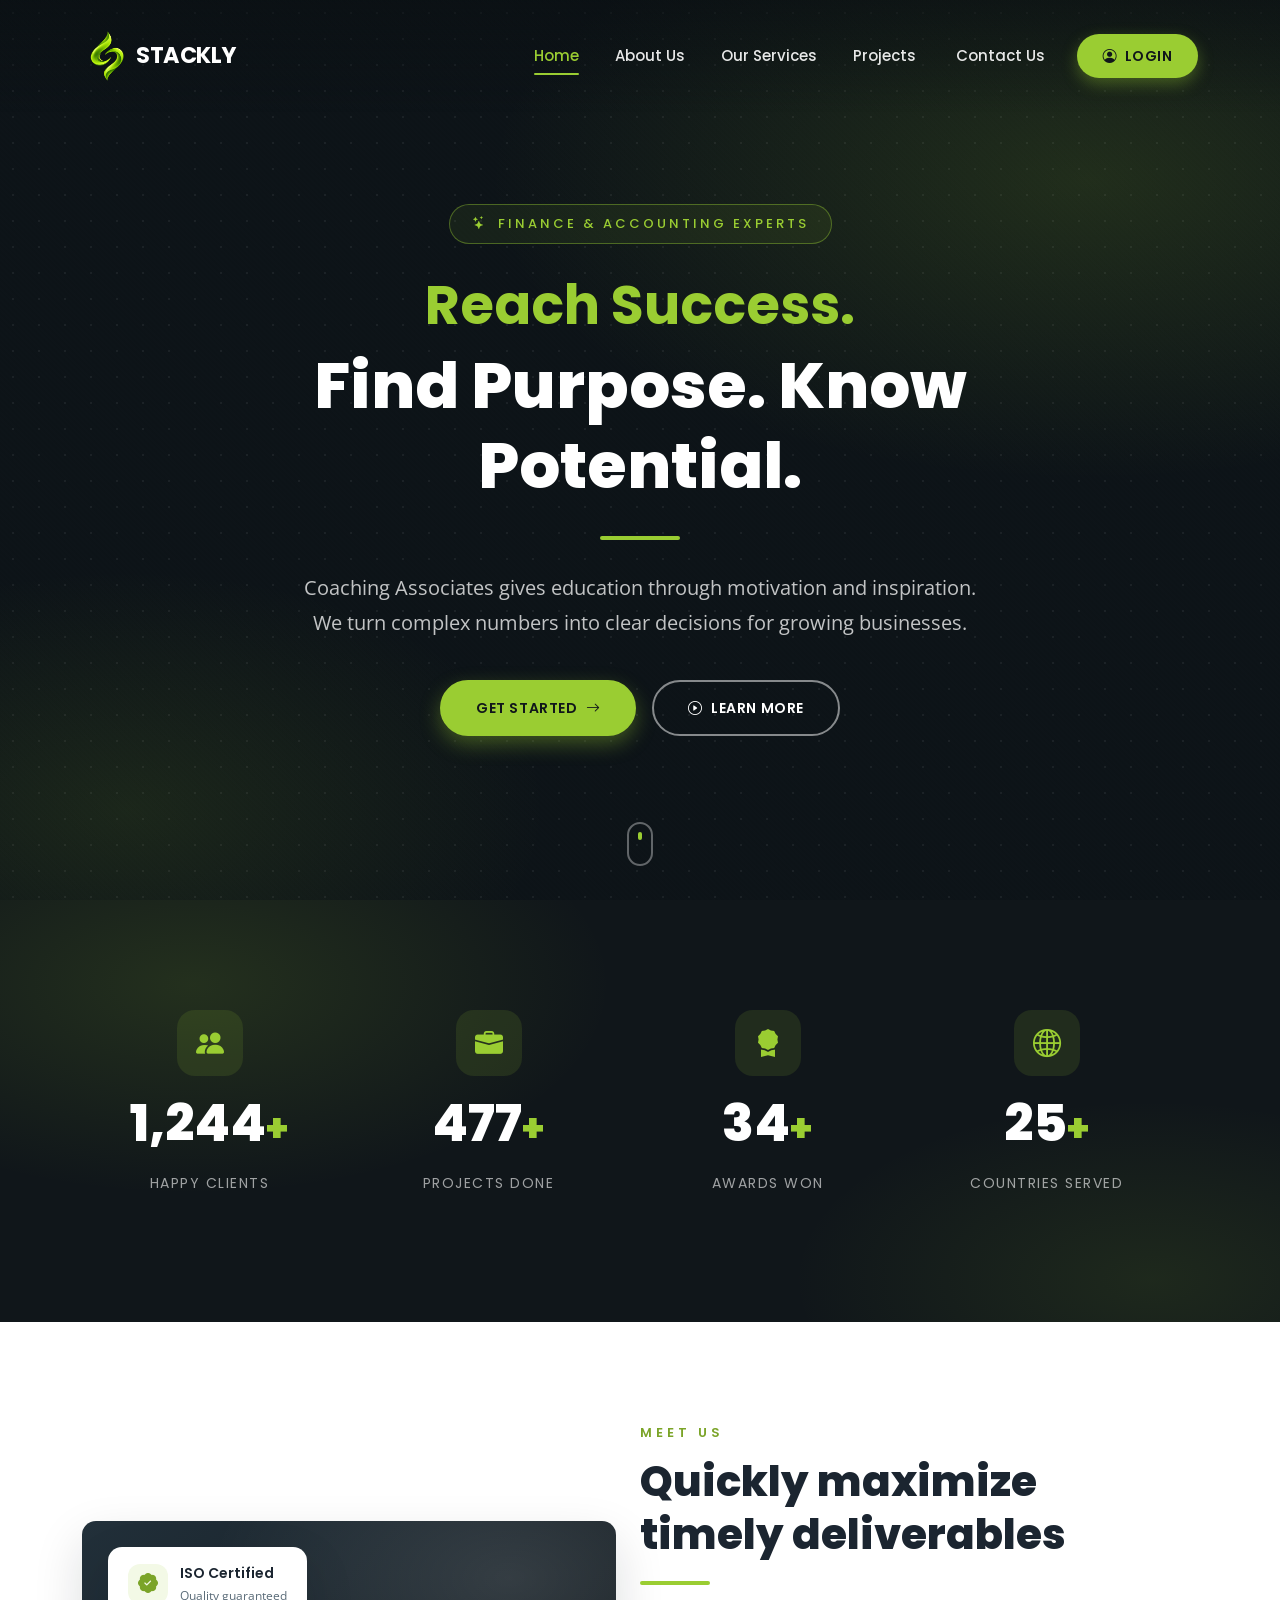
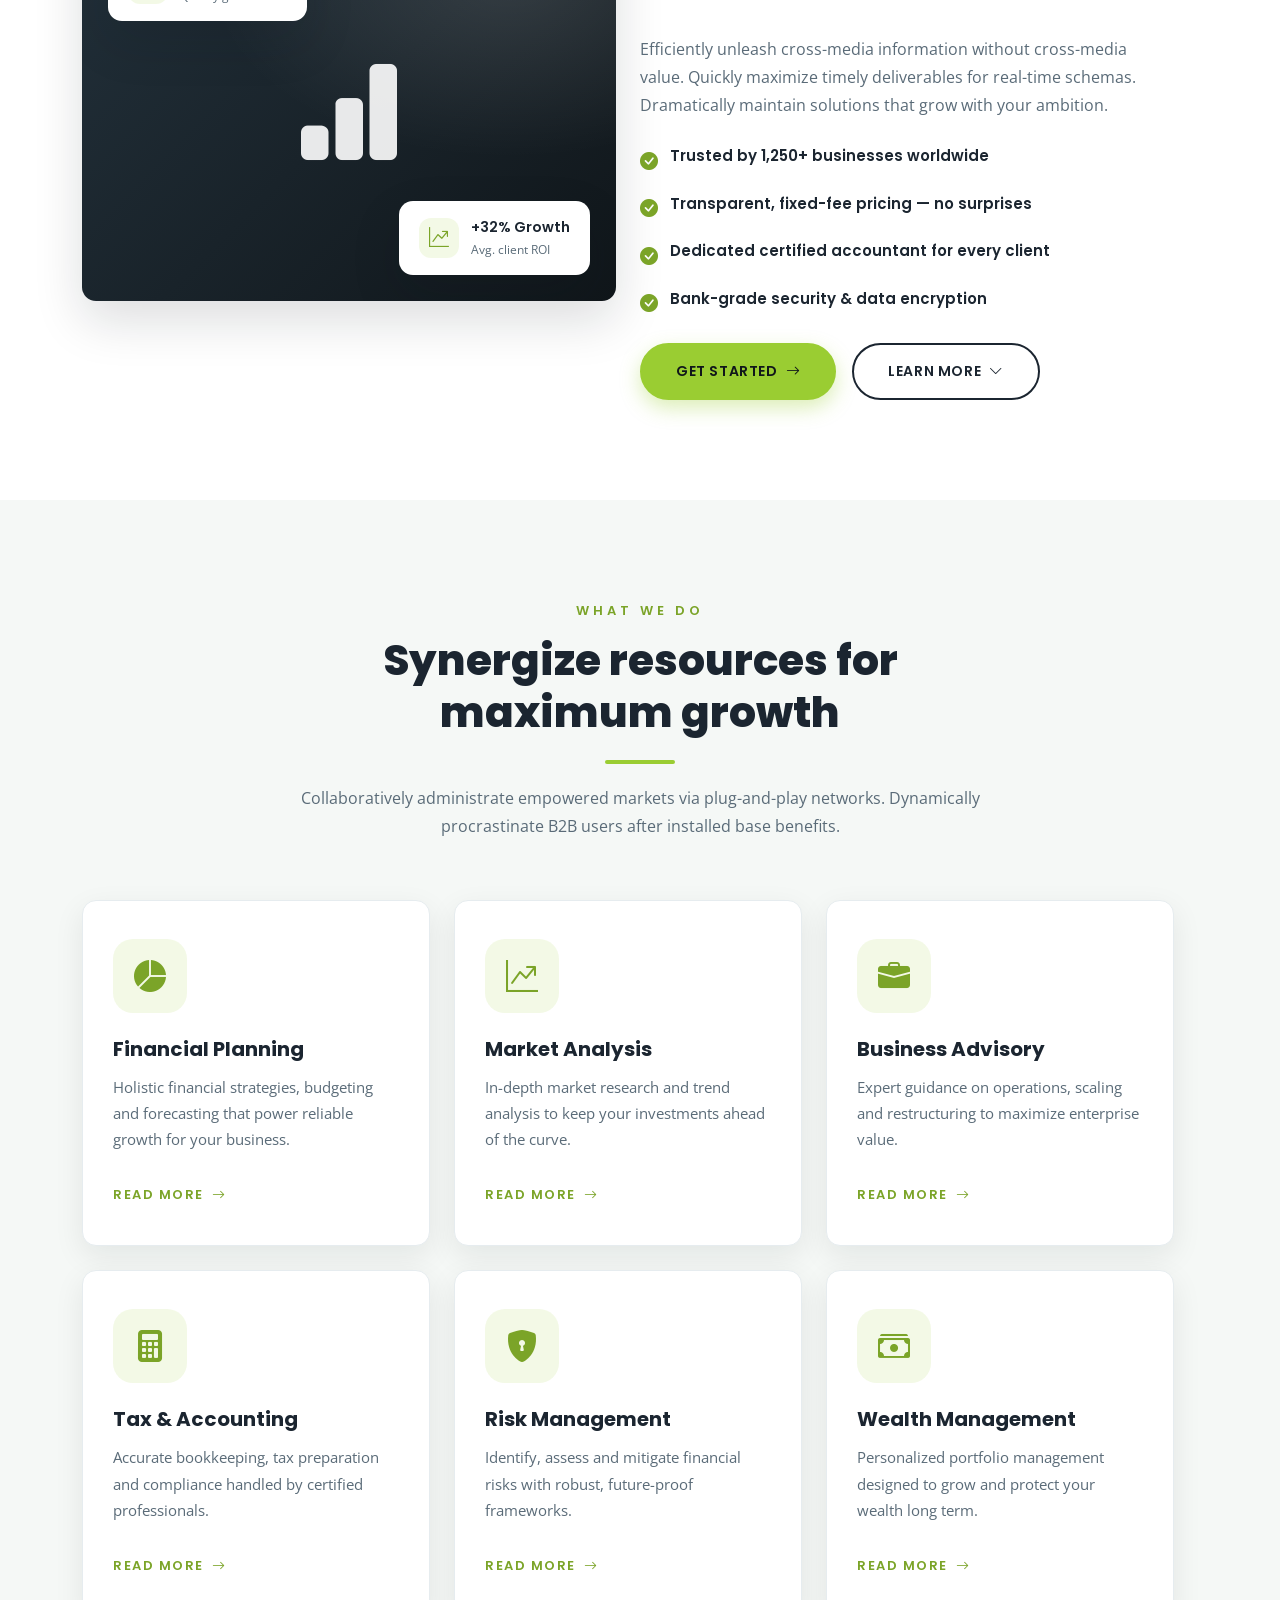
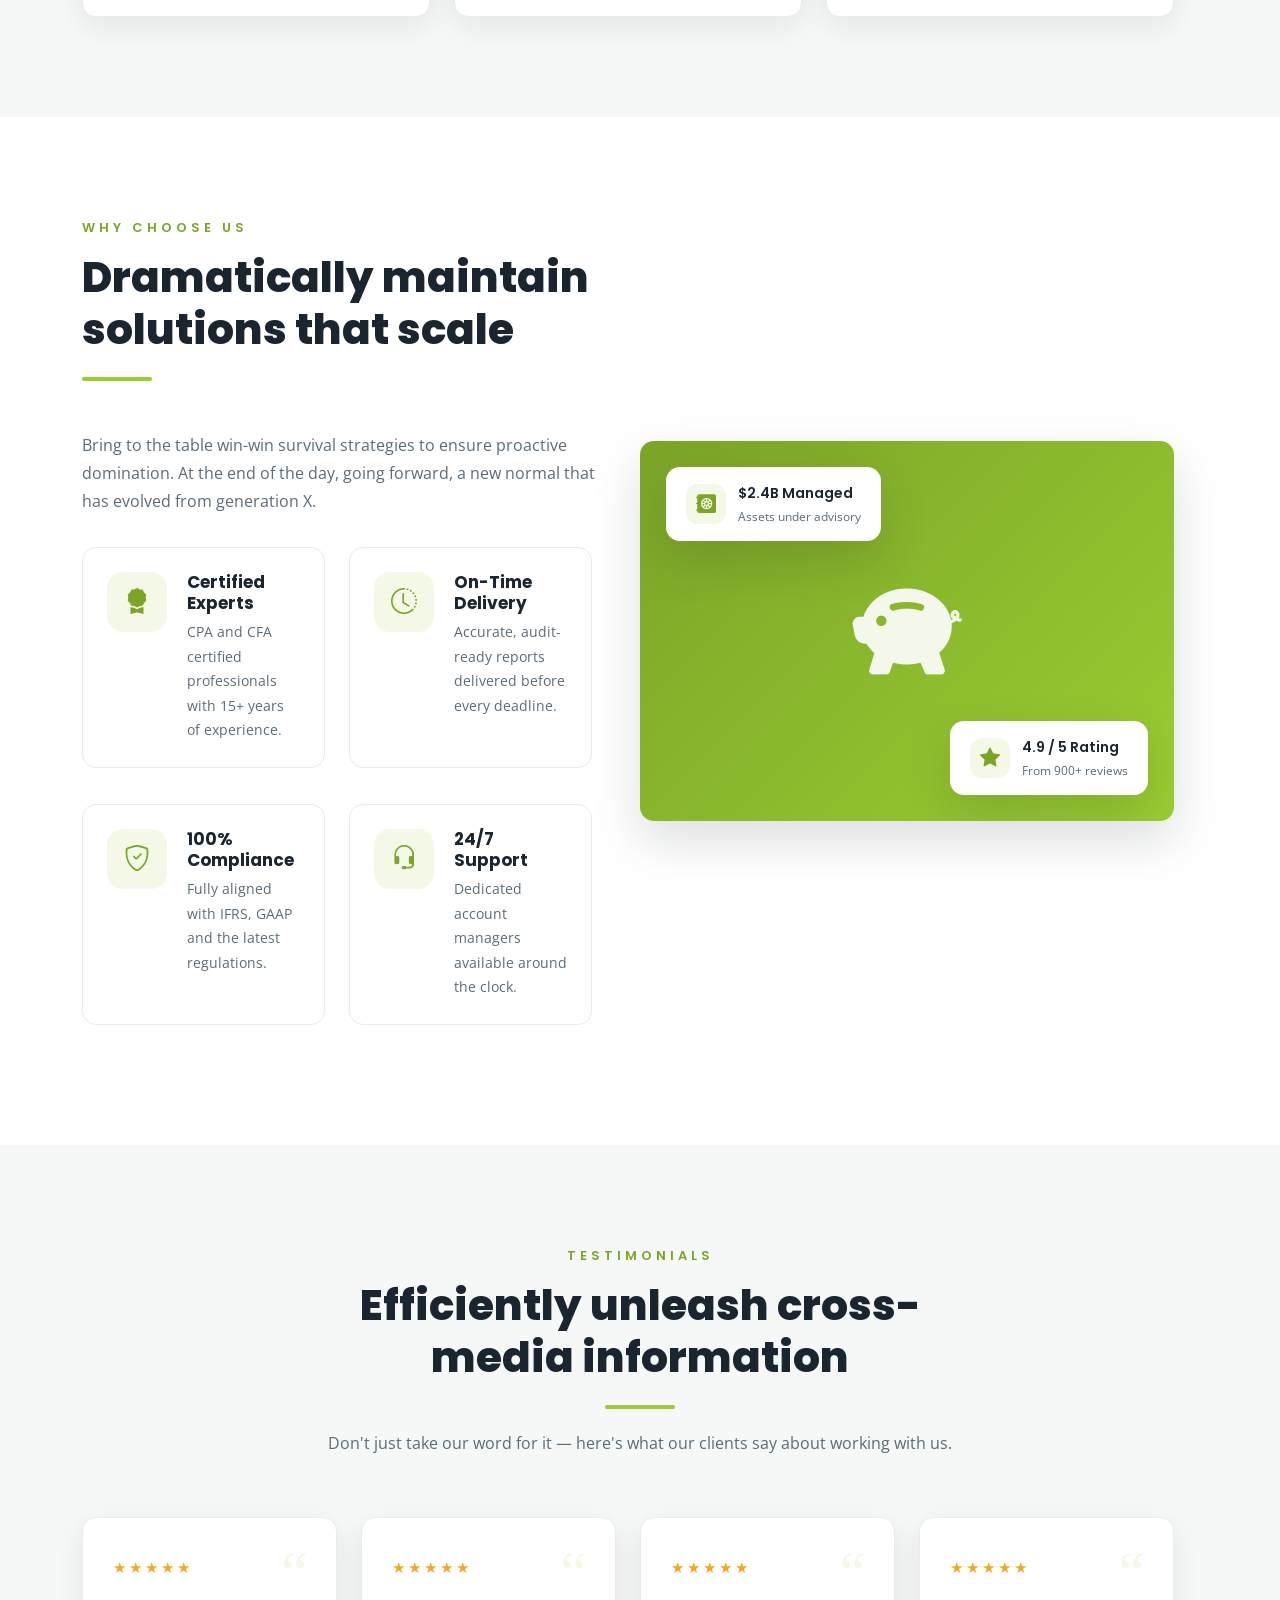
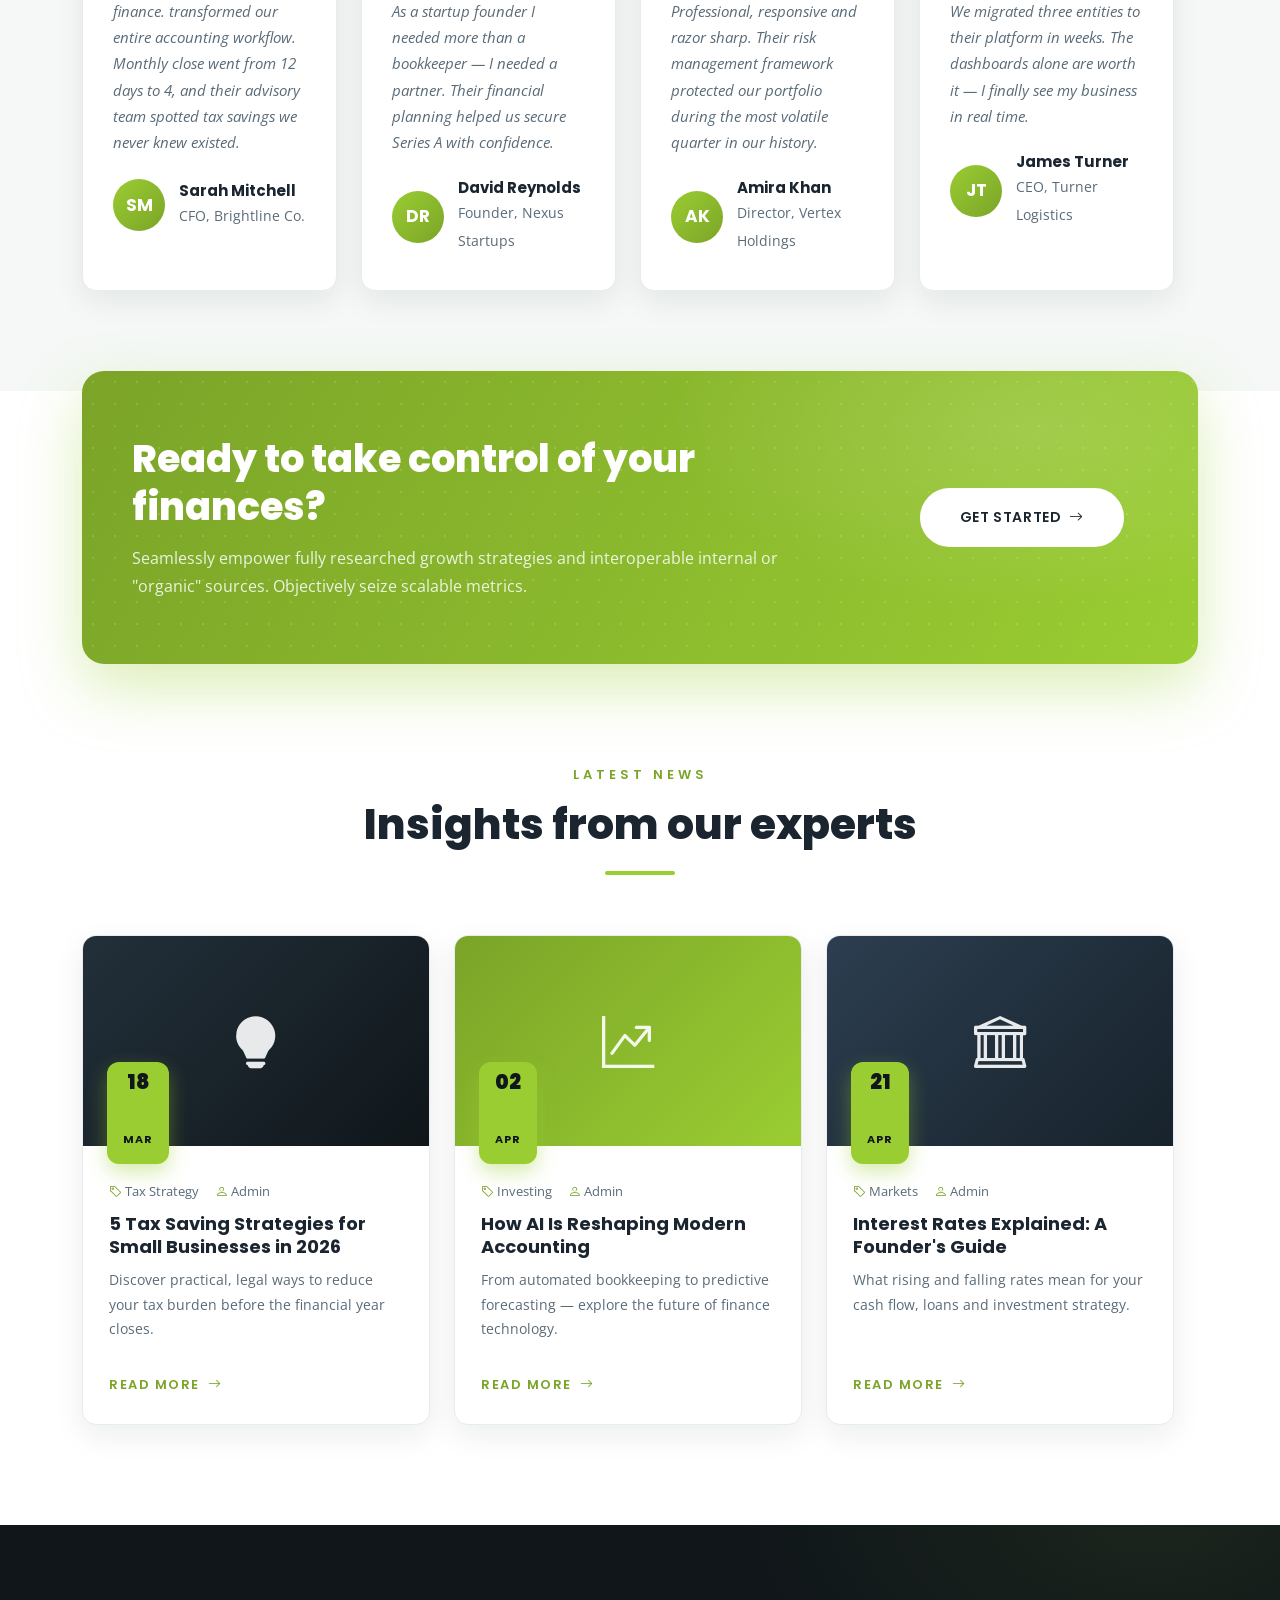
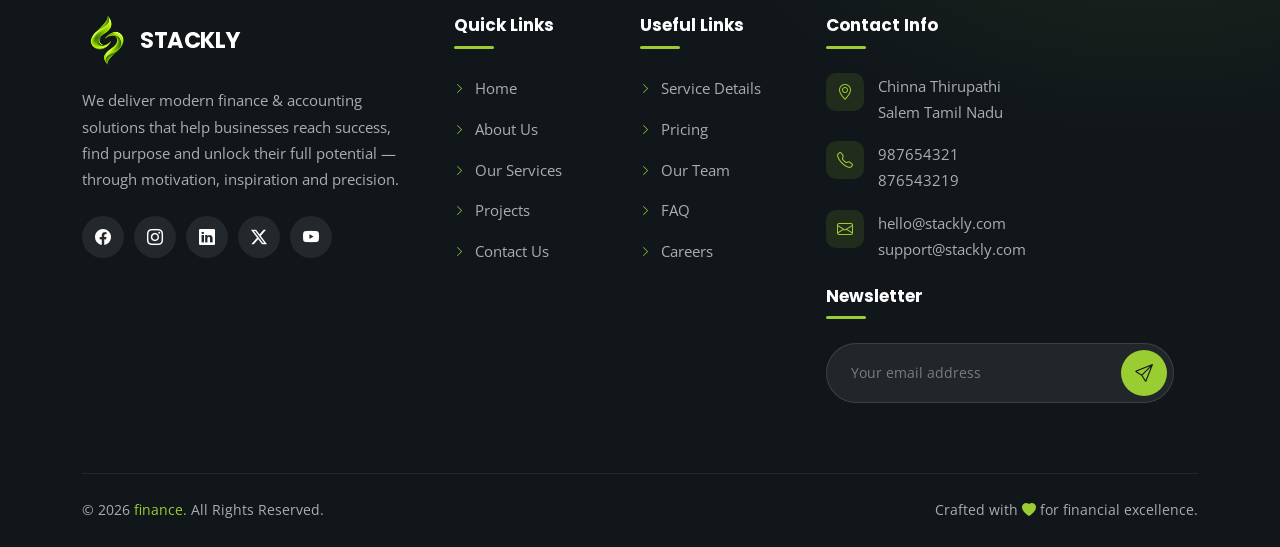
<file: index.html>
<!DOCTYPE html>
<html lang="en">
<head>
  <meta charset="UTF-8">
  <meta name="viewport" content="width=device-width, initial-scale=1">
  <title>finance. — Finance & Accounting Solutions | Reach Success</title>
  <meta name="description" content="Premium finance and accounting services: financial planning, tax, bookkeeping, advisory and wealth management.">
  <link rel="preconnect" href="https://fonts.googleapis.com">
  <link rel="preconnect" href="https://fonts.gstatic.com" crossorigin>
  <link href="https://fonts.googleapis.com/css2?family=Poppins:wght@400;500;600;700;800&family=Open+Sans:wght@400;500;600&display=swap" rel="stylesheet">
  <link href="https://cdn.jsdelivr.net/npm/bootstrap@5.3.3/dist/css/bootstrap.min.css" rel="stylesheet">
  <link href="https://cdn.jsdelivr.net/npm/bootstrap-icons@1.11.3/font/bootstrap-icons.min.css" rel="stylesheet">
  <link href="assets/css/style.css" rel="stylesheet">
</head>
<body>
<header class="site-header" id="siteHeader">
  <nav class="navbar navbar-expand-lg">
    <div class="container">
<a class="navbar-brand d-flex align-items-center" href="index.html">
    <img src="logo.webp" alt="Company Logo" width="50" height="50" class="me-2">
    <span class="brand-name">STACKLY</span>
</a>      <button class="navbar-toggler" type="button" data-bs-toggle="collapse" data-bs-target="#mainNav" aria-controls="mainNav" aria-expanded="false" aria-label="Toggle navigation"><span class="bar"></span><span class="bar"></span><span class="bar"></span></button>
      <div class="collapse navbar-collapse" id="mainNav">
        <ul class="navbar-nav ms-auto"><li class="nav-item"><a class="nav-link active" href="index.html">Home</a></li><li class="nav-item"><a class="nav-link" href="about.html">About Us</a></li><li class="nav-item"><a class="nav-link" href="services.html">Our Services</a></li><li class="nav-item"><a class="nav-link" href="projects.html">Projects</a></li><li class="nav-item"></li><li class="nav-item"><a class="nav-link" href="contact.html">Contact Us</a></li>
          <li class="nav-item"><a class="nav-link nav-login" href="login.html"><i class="bi bi-person-circle me-1"></i> Login</a></li>
        </ul>
      </div>
    </div>
  </nav>
</header>
<section class="hero">
  <div class="container">
    <div class="hero-content">
      <span class="hero-tag reveal"><i class="bi bi-stars"></i> Finance &amp; Accounting Experts</span>
      <h1 class="reveal d1"><span class="line-green">Reach Success.</span>Find Purpose. Know Potential.</h1>
      <div class="hero-divider reveal d2"></div>
      <p class="lead-text reveal d2">Coaching Associates gives education through motivation and inspiration. We turn complex numbers into clear decisions for growing businesses.</p>
      <div class="hero-btns reveal d3">
        <a class="btn-green" href="404.html">Get Started <i class="bi bi-arrow-right"></i></a>
        <a class="btn-outline-light" href="404.html"><i class="bi bi-play-circle"></i> Learn More</a>
      </div>
    </div>
  </div>
  <span class="hero-scroll" aria-hidden="true"></span>
</section>
<section class="section stats-section" style="padding:80px 0;">
  <div class="container"><div class="row g-4">
    <div class="col-lg-3 col-6 reveal"><div class="stat-box"><div class="stat-icon"><i class="bi bi-people-fill"></i></div><span class="counter" data-target="1250">0</span><span class="counter-suffix">+</span><p>Happy Clients</p></div></div>
    <div class="col-lg-3 col-6 reveal d1"><div class="stat-box"><div class="stat-icon"><i class="bi bi-briefcase-fill"></i></div><span class="counter" data-target="480">0</span><span class="counter-suffix">+</span><p>Projects Done</p></div></div>
    <div class="col-lg-3 col-6 reveal d2"><div class="stat-box"><div class="stat-icon"><i class="bi bi-award-fill"></i></div><span class="counter" data-target="35">0</span><span class="counter-suffix">+</span><p>Awards Won</p></div></div>
    <div class="col-lg-3 col-6 reveal d3"><div class="stat-box"><div class="stat-icon"><i class="bi bi-globe2"></i></div><span class="counter" data-target="26">0</span><span class="counter-suffix">+</span><p>Countries Served</p></div></div>
  </div></div>
</section>
<section class="section">
  <div class="container"><div class="row align-items-center g-5">
    <div class="col-lg-6 reveal">
      <div class="media-visual"><i class="bi bi-bar-chart-fill big-icon"></i>
        <div class="badge-float bf-1"><span class="ic"><i class="bi bi-patch-check-fill"></i></span><span>ISO Certified<small>Quality guaranteed</small></span></div>
        <div class="badge-float bf-2"><span class="ic"><i class="bi bi-graph-up-arrow"></i></span><span>+32% Growth<small>Avg. client ROI</small></span></div>
      </div>
    </div>
    <div class="col-lg-6 reveal d1">
      <div class="section-head left"><span class="eyebrow">Meet Us</span><h2>Quickly maximize timely deliverables</h2><div class="title-bar"></div></div>
      <p>Efficiently unleash cross-media information without cross-media value. Quickly maximize timely deliverables for real-time schemas. Dramatically maintain solutions that grow with your ambition.</p>
      <ul class="check-list mt-4">
        <li><i class="bi bi-check-circle-fill"></i> Trusted by 1,250+ businesses worldwide</li>
        <li><i class="bi bi-check-circle-fill"></i> Transparent, fixed-fee pricing — no surprises</li>
        <li><i class="bi bi-check-circle-fill"></i> Dedicated certified accountant for every client</li>
        <li><i class="bi bi-check-circle-fill"></i> Bank-grade security &amp; data encryption</li>
      </ul>
      <div class="d-flex gap-3 flex-wrap mt-4">
        <a class="btn-green" href="404.html">Get Started <i class="bi bi-arrow-right"></i></a>
        <a class="btn-outline" href="404.html">Learn More <i class="bi bi-chevron-down"></i></a>
      </div>
    </div>
  </div></div>
</section>
<section class="section section-soft">
  <div class="container">
    <div class="section-head reveal"><span class="eyebrow">What We Do</span><h2>Synergize resources for maximum growth</h2><div class="title-bar"></div>
    <p>Collaboratively administrate empowered markets via plug-and-play networks. Dynamically procrastinate B2B users after installed base benefits.</p></div>
    <div class="row g-4">
      <div class="col-lg-4 col-md-6 reveal d1">
        <div class="feature-card">
          <div class="icon-circle"><i class="bi bi-pie-chart-fill"></i></div>
          <h4>Financial Planning</h4><p>Holistic financial strategies, budgeting and forecasting that power reliable growth for your business.</p>
          <a class="link-more" href="404.html">Read More <i class="bi bi-arrow-right"></i></a>
        </div>
      </div>
      <div class="col-lg-4 col-md-6 reveal d2">
        <div class="feature-card">
          <div class="icon-circle"><i class="bi bi-graph-up-arrow"></i></div>
          <h4>Market Analysis</h4><p>In-depth market research and trend analysis to keep your investments ahead of the curve.</p>
          <a class="link-more" href="404.html">Read More <i class="bi bi-arrow-right"></i></a>
        </div>
      </div>
      <div class="col-lg-4 col-md-6 reveal d3">
        <div class="feature-card">
          <div class="icon-circle"><i class="bi bi-briefcase-fill"></i></div>
          <h4>Business Advisory</h4><p>Expert guidance on operations, scaling and restructuring to maximize enterprise value.</p>
          <a class="link-more" href="404.html">Read More <i class="bi bi-arrow-right"></i></a>
        </div>
      </div>
      <div class="col-lg-4 col-md-6 reveal d1">
        <div class="feature-card">
          <div class="icon-circle"><i class="bi bi-calculator-fill"></i></div>
          <h4>Tax & Accounting</h4><p>Accurate bookkeeping, tax preparation and compliance handled by certified professionals.</p>
          <a class="link-more" href="404.html">Read More <i class="bi bi-arrow-right"></i></a>
        </div>
      </div>
      <div class="col-lg-4 col-md-6 reveal d2">
        <div class="feature-card">
          <div class="icon-circle"><i class="bi bi-shield-lock-fill"></i></div>
          <h4>Risk Management</h4><p>Identify, assess and mitigate financial risks with robust, future-proof frameworks.</p>
          <a class="link-more" href="404.html">Read More <i class="bi bi-arrow-right"></i></a>
        </div>
      </div>
      <div class="col-lg-4 col-md-6 reveal d3">
        <div class="feature-card">
          <div class="icon-circle"><i class="bi bi-cash-stack"></i></div>
          <h4>Wealth Management</h4><p>Personalized portfolio management designed to grow and protect your wealth long term.</p>
          <a class="link-more" href="404.html">Read More <i class="bi bi-arrow-right"></i></a>
        </div>
      </div></div>
  </div>
</section>
<section class="section">
  <div class="container"><div class="row align-items-center g-5">
    <div class="col-lg-6 reveal">
      <div class="section-head left"><span class="eyebrow">Why Choose Us</span><h2>Dramatically maintain solutions that scale</h2><div class="title-bar"></div></div>
      <p>Bring to the table win-win survival strategies to ensure proactive domination. At the end of the day, going forward, a new normal that has evolved from generation X.</p>
      <div class="row g-3 mt-2">
        <div class="col-md-6 reveal"><div class="why-item"><div class="icon-circle"><i class="bi bi-award-fill"></i></div><div><h5>Certified Experts</h5><p>CPA and CFA certified professionals with 15+ years of experience.</p></div></div></div>
        <div class="col-md-6 reveal d1"><div class="why-item"><div class="icon-circle"><i class="bi bi-clock-history"></i></div><div><h5>On-Time Delivery</h5><p>Accurate, audit-ready reports delivered before every deadline.</p></div></div></div>
        <div class="col-md-6 reveal"><div class="why-item"><div class="icon-circle"><i class="bi bi-shield-check"></i></div><div><h5>100% Compliance</h5><p>Fully aligned with IFRS, GAAP and the latest regulations.</p></div></div></div>
        <div class="col-md-6 reveal d1"><div class="why-item"><div class="icon-circle"><i class="bi bi-headset"></i></div><div><h5>24/7 Support</h5><p>Dedicated account managers available around the clock.</p></div></div></div>
      </div>
    </div>
    <div class="col-lg-6 reveal d1">
      <div class="media-visual green"><i class="bi bi-piggy-bank-fill big-icon"></i>
        <div class="badge-float bf-1"><span class="ic"><i class="bi bi-safe2-fill"></i></span><span>$2.4B Managed<small>Assets under advisory</small></span></div>
        <div class="badge-float bf-2"><span class="ic"><i class="bi bi-star-fill"></i></span><span>4.9 / 5 Rating<small>From 900+ reviews</small></span></div>
      </div>
    </div>
  </div></div>
</section>
<section class="section section-soft">
  <div class="container">
    <div class="section-head reveal"><span class="eyebrow">Testimonials</span><h2>Efficiently unleash cross-media information</h2><div class="title-bar"></div>
    <p>Don't just take our word for it — here's what our clients say about working with us.</p></div>
    <div class="row g-4">
      <div class="col-lg-3 col-md-6 reveal d1">
        <div class="testi-card"><span class="quote">&ldquo;</span>
          <div class="stars">★★★★★</div><p>finance. transformed our entire accounting workflow. Monthly close went from 12 days to 4, and their advisory team spotted tax savings we never knew existed.</p>
          <div class="testi-user"><span class="avatar">SM</span><div><h6>Sarah Mitchell</h6><small>CFO, Brightline Co.</small></div></div>
        </div>
      </div>
      <div class="col-lg-3 col-md-6 reveal d2">
        <div class="testi-card"><span class="quote">&ldquo;</span>
          <div class="stars">★★★★★</div><p>As a startup founder I needed more than a bookkeeper — I needed a partner. Their financial planning helped us secure Series A with confidence.</p>
          <div class="testi-user"><span class="avatar">DR</span><div><h6>David Reynolds</h6><small>Founder, Nexus Startups</small></div></div>
        </div>
      </div>
      <div class="col-lg-3 col-md-6 reveal d3">
        <div class="testi-card"><span class="quote">&ldquo;</span>
          <div class="stars">★★★★★</div><p>Professional, responsive and razor sharp. Their risk management framework protected our portfolio during the most volatile quarter in our history.</p>
          <div class="testi-user"><span class="avatar">AK</span><div><h6>Amira Khan</h6><small>Director, Vertex Holdings</small></div></div>
        </div>
      </div>
      <div class="col-lg-3 col-md-6 reveal d4">
        <div class="testi-card"><span class="quote">&ldquo;</span>
          <div class="stars">★★★★★</div><p>We migrated three entities to their platform in weeks. The dashboards alone are worth it — I finally see my business in real time.</p>
          <div class="testi-user"><span class="avatar">JT</span><div><h6>James Turner</h6><small>CEO, Turner Logistics</small></div></div>
        </div>
      </div></div>
  </div>
</section>
<section class="section pt-0" style="margin-top:-20px;">
  <div class="container">
    <div class="cta-band reveal"><div class="row align-items-center g-4 position-relative">
      <div class="col-lg-8"><h2>Ready to take control of your finances?</h2><p>Seamlessly empower fully researched growth strategies and interoperable internal or "organic" sources. Objectively seize scalable metrics.</p></div>
      <div class="col-lg-4 text-lg-end"><a class="btn-light-solid" href="404.html">Get Started <i class="bi bi-arrow-right"></i></a></div>
    </div></div>
  </div>
</section>
<section class="section pt-0">
  <div class="container">
    <div class="section-head reveal"><span class="eyebrow">Latest News</span><h2>Insights from our experts</h2><div class="title-bar"></div></div>
    <div class="row g-4">
      <div class="col-lg-4 col-md-6 reveal d1">
        <article class="blog-card">
          <div class="blog-thumb t1"><i class="bi bi-lightbulb-fill"></i><div class="blog-date"><b>18</b><small>Mar</small></div></div>
          <div class="blog-body">
            <div class="blog-meta"><span><i class="bi bi-tag"></i> Tax Strategy</span><span><i class="bi bi-person"></i> Admin</span></div>
            <h5>5 Tax Saving Strategies for Small Businesses in 2026</a></h5><p>Discover practical, legal ways to reduce your tax burden before the financial year closes.</p>
            <a class="link-more" href="404.html">Read More <i class="bi bi-arrow-right"></i></a>
          </div>
        </article>
      </div>
      <div class="col-lg-4 col-md-6 reveal d2">
        <article class="blog-card">
          <div class="blog-thumb t2"><i class="bi bi-graph-up-arrow"></i><div class="blog-date"><b>02</b><small>Apr</small></div></div>
          <div class="blog-body">
            <div class="blog-meta"><span><i class="bi bi-tag"></i> Investing</span><span><i class="bi bi-person"></i> Admin</span></div>
            <h5>How AI Is Reshaping Modern Accounting</a></h5><p>From automated bookkeeping to predictive forecasting — explore the future of finance technology.</p>
            <a class="link-more" href="404.html">Read More <i class="bi bi-arrow-right"></i></a>
          </div>
        </article>
      </div>
      <div class="col-lg-4 col-md-6 reveal d3">
        <article class="blog-card">
          <div class="blog-thumb t3"><i class="bi bi-bank"></i><div class="blog-date"><b>21</b><small>Apr</small></div></div>
          <div class="blog-body">
            <div class="blog-meta"><span><i class="bi bi-tag"></i> Markets</span><span><i class="bi bi-person"></i> Admin</span></div>
            <h5>Interest Rates Explained: A Founder's Guide</a></h5><p>What rising and falling rates mean for your cash flow, loans and investment strategy.</p>
            <a class="link-more" href="404.html">Read More <i class="bi bi-arrow-right"></i></a>
          </div>
        </article>
      </div></div>
  </div>
</section>
<!-- <section class="section section-soft" id="contact">
  <div class="container"><div class="row g-5">
    <div class="col-lg-5 reveal">
      <div class="section-head left"><span class="eyebrow">Contact Us</span><h2>Let's talk about your numbers</h2><div class="title-bar"></div></div>
      <div class="contact-info-card"><div class="icon-circle"><i class="bi bi-geo-alt"></i></div><div><h5>Our Office</h5><p>128 Market Street, Financial District, New York, NY 10005</p></div></div>
      <div class="contact-info-card"><div class="icon-circle"><i class="bi bi-telephone"></i></div><div><h5>Call Us</h5><p>+1 (212) 555-0148<br>+1 (212) 555-0163</p></div></div>
      <div class="contact-info-card"><div class="icon-circle"><i class="bi bi-envelope"></i></div><div><h5>Email Us</h5><p>hello@financeco.com<br>support@financeco.com</p></div></div>
    </div>
    <div class="col-lg-7 reveal d1">
      <div class="form-card">
        <h4 class="mb-4">Send us a message</h4>
        <form action="404.html"><div class="row g-3">
          <div class="col-md-6"><label class="form-label">Full Name</label><input type="text" class="form-control" placeholder="John Doe" required></div>
          <div class="col-md-6"><label class="form-label">Email Address</label><input type="email" class="form-control" placeholder="john@company.com" required></div>
          <div class="col-md-6"><label class="form-label">Phone Number</label><input type="tel" class="form-control" placeholder="+1 (___) ___-____"></div>
          <div class="col-md-6"><label class="form-label">Service Needed</label><select class="form-select"><option>Financial Planning</option><option>Tax &amp; Accounting</option><option>Business Advisory</option><option>Risk Management</option><option>Wealth Management</option></select></div>
          <div class="col-12"><label class="form-label">Your Message</label><textarea class="form-control" rows="5" placeholder="Tell us about your project..." required></textarea></div>
          <div class="col-12"><button class="btn-green" type="submit">Send Message <i class="bi bi-send"></i></button></div>
        </div></form>
      </div>
    </div>
  </div></div>
</section> -->
<footer class="site-footer">
  <div class="container">
    <div class="row g-5">
      <div class="col-lg-4 col-md-6 reveal">
<a class="footer-brand d-flex align-items-center" href="index.html">
    <img src="logo.webp" alt="Company Logo" width="50" height="50" class="me-2">
    <span class="brand-name">STACKLY</span>
</a>        <p class="footer-about">We deliver modern finance &amp; accounting solutions that help businesses reach success, find purpose and unlock their full potential — through motivation, inspiration and precision.</p>
        <div class="footer-social"><a href="404.html" aria-label="facebook"><i class="bi bi-facebook"></i></a><a href="404.html" aria-label="instagram"><i class="bi bi-instagram"></i></a><a href="404.html" aria-label="linkedin"><i class="bi bi-linkedin"></i></a><a href="404.html" aria-label="twitter-x"><i class="bi bi-twitter-x"></i></a><a href="404.html" aria-label="youtube"><i class="bi bi-youtube"></i></a></div>
      </div>
      <div class="col-lg-2 col-md-6 col-6 reveal d1">
        <h5>Quick Links</h5>
        <ul class="footer-links">
          <li><a href="index.html"><i class="bi bi-chevron-right"></i>Home</a></li>
          <li><a href="about.html"><i class="bi bi-chevron-right"></i>About Us</a></li>
          <li><a href="services.html"><i class="bi bi-chevron-right"></i>Our Services</a></li>
          <li><a href="projects.html"><i class="bi bi-chevron-right"></i>Projects</a></li>
          <!-- <li><a href="blog.html"><i class="bi bi-chevron-right"></i>Blog</a></li> -->
          <li><a href="contact.html"><i class="bi bi-chevron-right"></i>Contact Us</a></li>
        </ul>
      </div>
      <div class="col-lg-2 col-md-6 col-6 reveal d2">
        <h5>Useful Links</h5>
        <ul class="footer-links">
          <li><a href="404.html"><i class="bi bi-chevron-right"></i>Service Details</a></li>
          <li><a href="404.html"><i class="bi bi-chevron-right"></i>Pricing</a></li>
          <li><a href="404.html"><i class="bi bi-chevron-right"></i>Our Team</a></li>
          <li><a href="404.html"><i class="bi bi-chevron-right"></i>FAQ</a></li>
          <li><a href="404.html"><i class="bi bi-chevron-right"></i>Careers</a></li>
          <!-- <li><a href="404.html"><i class="bi bi-chevron-right"></i>Contact Us</a></li> -->
        </ul>
      </div>
      <div class="col-lg-4 col-md-6 reveal d3">
        <h5>Contact Info</h5>
        <ul class="footer-contact">
          <li><i class="bi bi-geo-alt"></i><span>Chinna Thirupathi  <br>Salem Tamil Nadu</span></li>
          <li><i class="bi bi-telephone"></i><span>987654321<br>876543219</span></li>
          <li><i class="bi bi-envelope"></i><span>hello@stackly.com<br>support@stackly.com</span></li>
        </ul>
        <h5 class="mt-4">Newsletter</h5>
        <form class="newsletter-box" action="404.html"><input type="email" placeholder="Your email address" required aria-label="Email"><button type="submit" aria-label="Subscribe"><i class="bi bi-send"></i></button></form>
      </div>
    </div>
    <div class="footer-bottom">
      <span>&copy; 2026 <a href="404.html">finance.</a> All Rights Reserved.</span>
      <span>Crafted with <i class="bi bi-heart-fill" style="color:var(--green)"></i> for financial excellence.</span>
    </div>
  </div>
</footer>
<button class="back-top" id="backTop" onclick="window.scrollTo({top:0,behavior:'smooth'})" aria-label="Back to top"><i class="bi bi-arrow-up"></i></button>
<script src="https://cdn.jsdelivr.net/npm/bootstrap@5.3.3/dist/js/bootstrap.bundle.min.js"></script>
<script src="assets/js/main.js"></script>
</body>
</html>
</file>
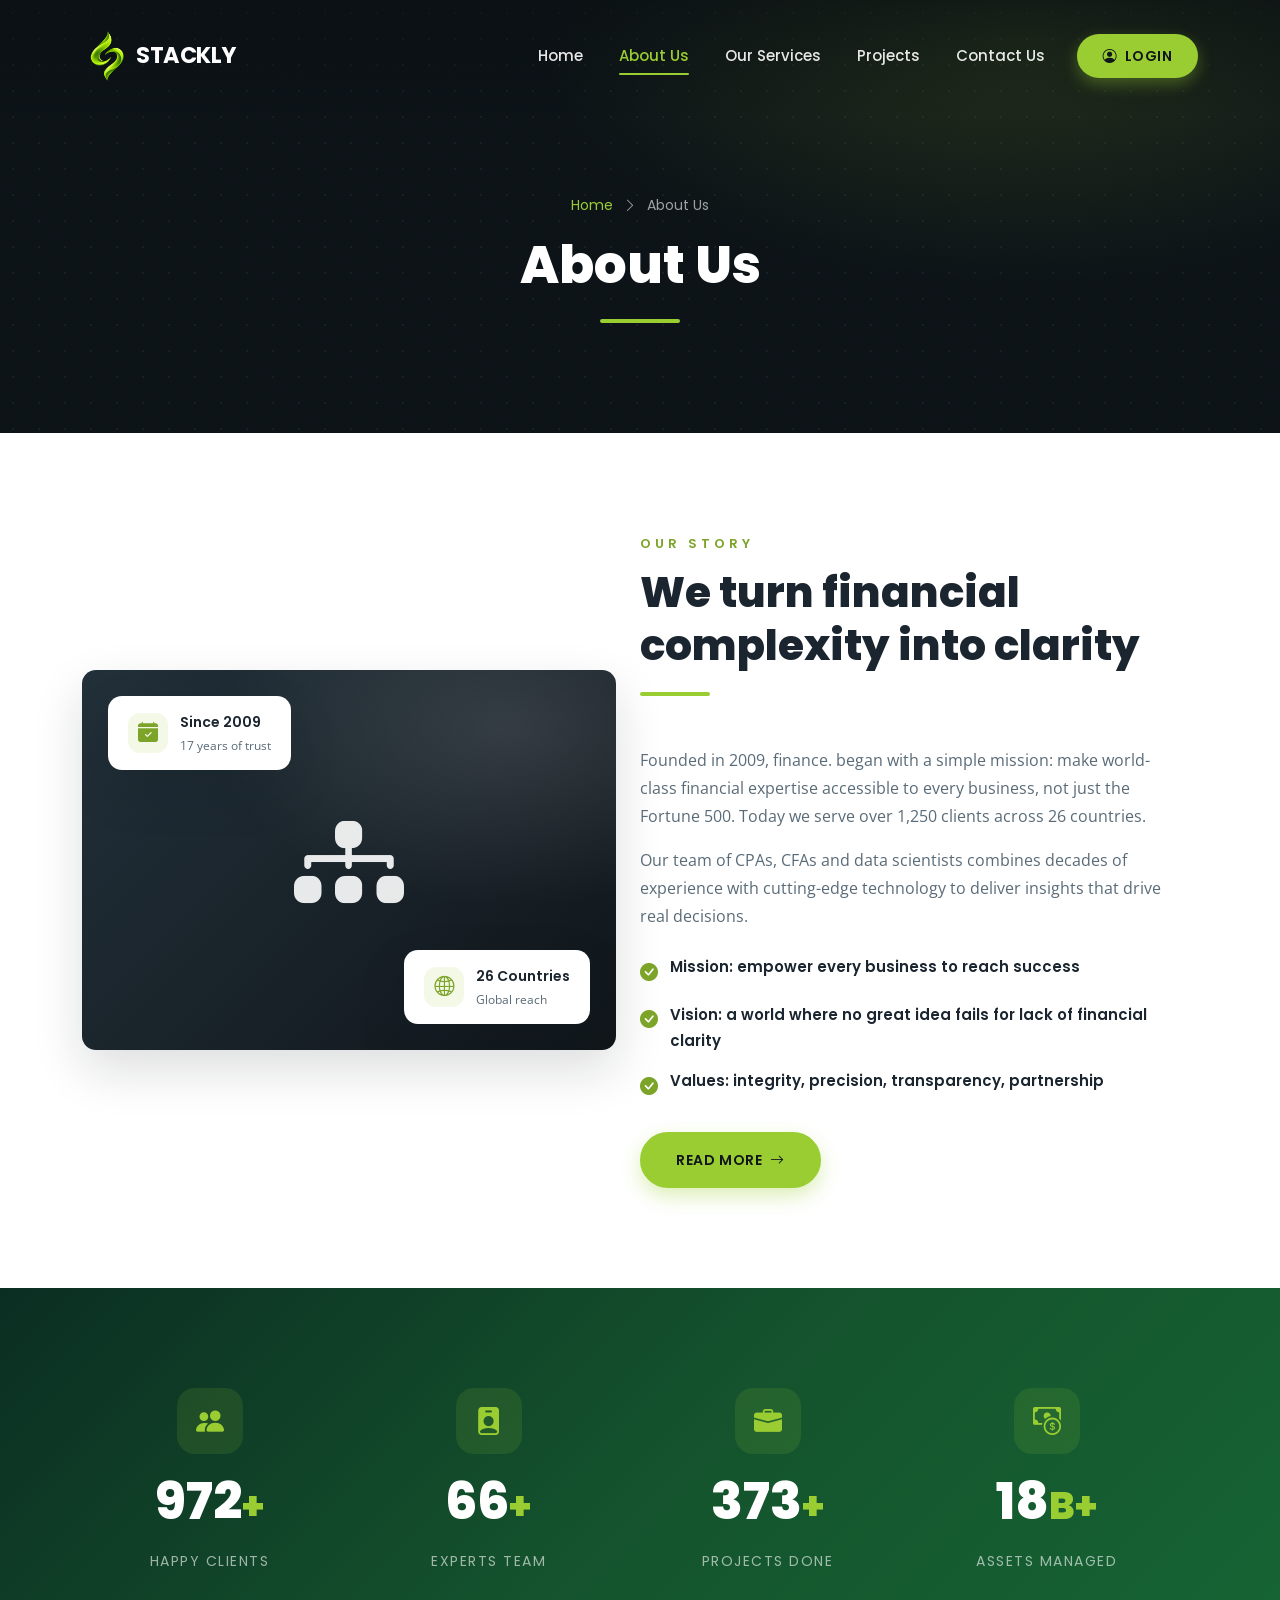
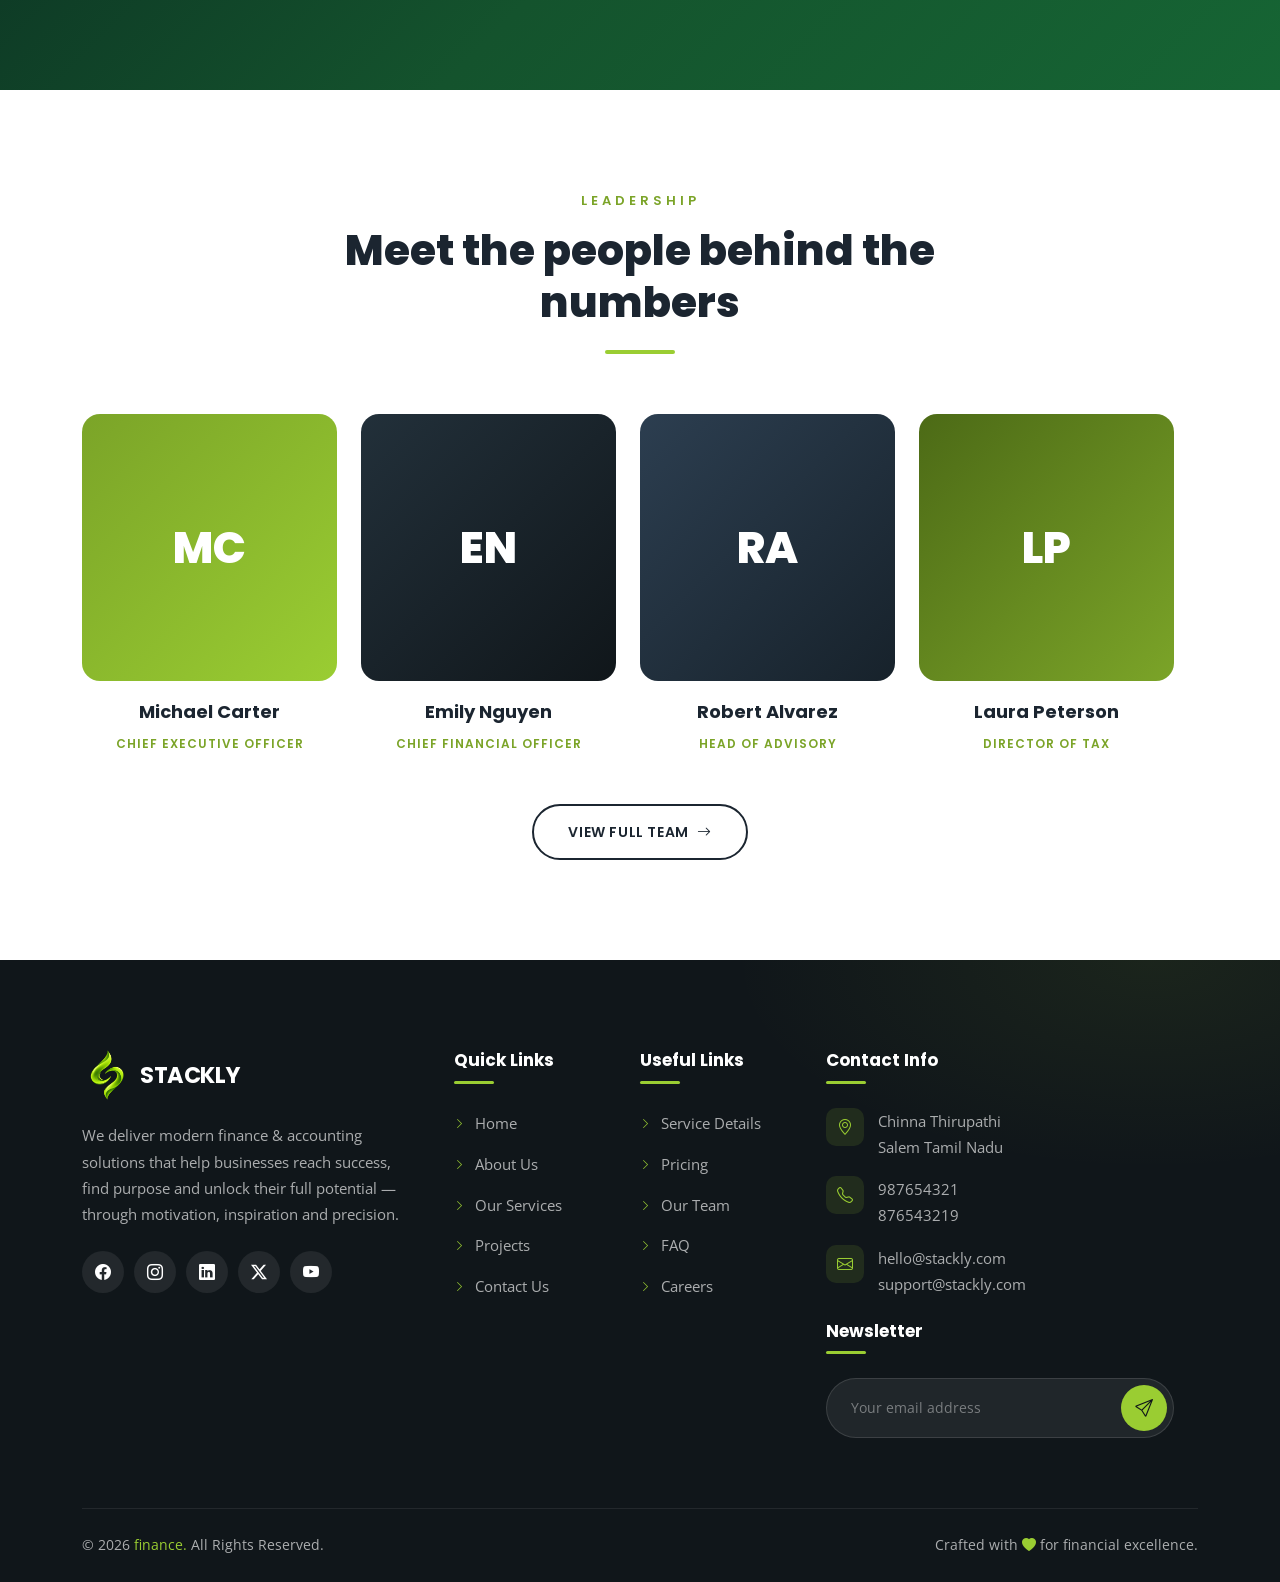
<file: about.html>
<!DOCTYPE html>
<html lang="en">
<head>
  <meta charset="UTF-8">
  <meta name="viewport" content="width=device-width, initial-scale=1">
  <title>About Us | finance.</title>
  <meta name="description" content="Learn about finance. — 17 years of trusted finance and accounting excellence.">
  <link rel="preconnect" href="https://fonts.googleapis.com">
  <link rel="preconnect" href="https://fonts.gstatic.com" crossorigin>
  <link href="https://fonts.googleapis.com/css2?family=Poppins:wght@400;500;600;700;800&family=Open+Sans:wght@400;500;600&display=swap" rel="stylesheet">
  <link href="https://cdn.jsdelivr.net/npm/bootstrap@5.3.3/dist/css/bootstrap.min.css" rel="stylesheet">
  <link href="https://cdn.jsdelivr.net/npm/bootstrap-icons@1.11.3/font/bootstrap-icons.min.css" rel="stylesheet">
  <link href="assets/css/style.css" rel="stylesheet">
</head>
<style>.section-soft {
    background: #0f3d2e !important;
}

.section-soft {
    background: linear-gradient(
        135deg,
        #0b2e22 0%,
        #14532d 50%,
        #166534 100%
    ) !important;
}








</style>
<body>
<header class="site-header" id="siteHeader">
  <nav class="navbar navbar-expand-lg">
    <div class="container">
<a class="navbar-brand d-flex align-items-center" href="index.html">
    <img src="logo.webp" alt="Company Logo" width="50" height="50" class="me-2">
    <span class="brand-name">STACKLY</span>
</a>      <button class="navbar-toggler" type="button" data-bs-toggle="collapse" data-bs-target="#mainNav" aria-controls="mainNav" aria-expanded="false" aria-label="Toggle navigation"><span class="bar"></span><span class="bar"></span><span class="bar"></span></button>
      <div class="collapse navbar-collapse" id="mainNav">
        <ul class="navbar-nav ms-auto"><li class="nav-item"><a class="nav-link" href="index.html">Home</a></li><li class="nav-item"><a class="nav-link active" href="about.html">About Us</a></li><li class="nav-item"><a class="nav-link" href="services.html">Our Services</a></li><li class="nav-item"><a class="nav-link" href="projects.html">Projects</a></li><li class="nav-item"><a class="nav-link" href="contact.html">Contact Us</a></li>
          <li class="nav-item"><a class="nav-link nav-login" href="login.html"><i class="bi bi-person-circle me-1"></i> Login</a></li>
        </ul>
      </div>
    </div>
  </nav>
</header><section class="page-hero">
  <div class="container">
    <nav class="crumbs" aria-label="breadcrumb"><a href="index.html">Home</a> <i class="bi bi-chevron-right"></i> <span>About Us</span></nav>
    <h1>About Us</h1>
    <div class="hero-divider"></div>
  </div>
</section>
<section class="section">
  <div class="container"><div class="row align-items-center g-5">
    <div class="col-lg-6 reveal">
      <div class="media-visual"><i class="bi bi-diagram-3-fill big-icon"></i>
        <div class="badge-float bf-1"><span class="ic"><i class="bi bi-calendar-check-fill"></i></span><span>Since 2009<small>17 years of trust</small></span></div>
        <div class="badge-float bf-2"><span class="ic"><i class="bi bi-globe2"></i></span><span>26 Countries<small>Global reach</small></span></div>
      </div>
    </div>
    <div class="col-lg-6 reveal d1">
      <div class="section-head left"><span class="eyebrow">Our Story</span><h2>We turn financial complexity into clarity</h2><div class="title-bar"></div></div>
      <p>Founded in 2009, finance. began with a simple mission: make world-class financial expertise accessible to every business, not just the Fortune 500. Today we serve over 1,250 clients across 26 countries.</p>
      <p>Our team of CPAs, CFAs and data scientists combines decades of experience with cutting-edge technology to deliver insights that drive real decisions.</p>
      <ul class="check-list mt-4">
        <li><i class="bi bi-check-circle-fill"></i> Mission: empower every business to reach success</li>
        <li><i class="bi bi-check-circle-fill"></i> Vision: a world where no great idea fails for lack of financial clarity</li>
        <li><i class="bi bi-check-circle-fill"></i> Values: integrity, precision, transparency, partnership</li>
      </ul>
      <a class="btn-green mt-3" href="404.html">Read More <i class="bi bi-arrow-right"></i></a>
    </div>
  </div></div>
</section>
<section class="section section-soft" style="padding:70px 0;">
  <div class="container"><div class="row g-4">
    <div class="col-lg-3 col-6 reveal"><div class="stat-box"><div class="stat-icon"><i class="bi bi-people-fill"></i></div><span class="counter" data-target="1250">0</span><span class="counter-suffix">+</span><p>Happy Clients</p></div></div>
    <div class="col-lg-3 col-6 reveal d1"><div class="stat-box"><div class="stat-icon"><i class="bi bi-person-badge-fill"></i></div><span class="counter" data-target="85">0</span><span class="counter-suffix">+</span><p>Experts Team</p></div></div>
    <div class="col-lg-3 col-6 reveal d2"><div class="stat-box"><div class="stat-icon"><i class="bi bi-briefcase-fill"></i></div><span class="counter" data-target="480">0</span><span class="counter-suffix">+</span><p>Projects Done</p></div></div>
    <div class="col-lg-3 col-6 reveal d3"><div class="stat-box"><div class="stat-icon"><i class="bi bi-cash-coin"></i></div><span class="counter" data-target="24">0</span><span class="counter-suffix">B+</span><p>Assets Managed</p></div></div>
  </div></div>
</section>
<section class="section">
  <div class="container">
    <div class="section-head reveal"><span class="eyebrow">Leadership</span><h2>Meet the people behind the numbers</h2><div class="title-bar"></div></div>
    <div class="row g-4">
      <div class="col-lg-3 col-md-6 reveal d1">
        <div class="team-card">
          <div class="team-photo g1">MC<div class="team-social"><a href="404.html"><i class="bi bi-facebook"></i></a><a href="404.html"><i class="bi bi-instagram"></i></a><a href="404.html"><i class="bi bi-linkedin"></i></a><a href="404.html"><i class="bi bi-twitter-x"></i></a></div></div>
          <h5>Michael Carter</h5><small>Chief Executive Officer</small>
        </div>
      </div>
      <div class="col-lg-3 col-md-6 reveal d2">
        <div class="team-card">
          <div class="team-photo g2">EN<div class="team-social"><a href="404.html"><i class="bi bi-facebook"></i></a><a href="404.html"><i class="bi bi-instagram"></i></a><a href="404.html"><i class="bi bi-linkedin"></i></a><a href="404.html"><i class="bi bi-twitter-x"></i></a></div></div>
          <h5>Emily Nguyen</h5><small>Chief Financial Officer</small>
        </div>
      </div>
      <div class="col-lg-3 col-md-6 reveal d3">
        <div class="team-card">
          <div class="team-photo g3">RA<div class="team-social"><a href="404.html"><i class="bi bi-facebook"></i></a><a href="404.html"><i class="bi bi-instagram"></i></a><a href="404.html"><i class="bi bi-linkedin"></i></a><a href="404.html"><i class="bi bi-twitter-x"></i></a></div></div>
          <h5>Robert Alvarez</h5><small>Head of Advisory</small>
        </div>
      </div>
      <div class="col-lg-3 col-md-6 reveal d4">
        <div class="team-card">
          <div class="team-photo g4">LP<div class="team-social"><a href="404.html"><i class="bi bi-facebook"></i></a><a href="404.html"><i class="bi bi-instagram"></i></a><a href="404.html"><i class="bi bi-linkedin"></i></a><a href="404.html"><i class="bi bi-twitter-x"></i></a></div></div>
          <h5>Laura Peterson</h5><small>Director of Tax</small>
        </div>
      </div></div>
    <div class="text-center mt-5 reveal"><a class="btn-outline" href="404.html">View Full Team <i class="bi bi-arrow-right"></i></a></div>
  </div>
</section>
<footer class="site-footer">
  <div class="container">
    <div class="row g-5">
      <div class="col-lg-4 col-md-6 reveal">
<a class="footer-brand d-flex align-items-center" href="index.html">
    <img src="logo.webp" alt="Company Logo" width="50" height="50" class="me-2">
    <span class="brand-name">STACKLY</span>
</a>        <p class="footer-about">We deliver modern finance &amp; accounting solutions that help businesses reach success, find purpose and unlock their full potential — through motivation, inspiration and precision.</p>
        <div class="footer-social"><a href="404.html" aria-label="facebook"><i class="bi bi-facebook"></i></a><a href="404.html" aria-label="instagram"><i class="bi bi-instagram"></i></a><a href="404.html" aria-label="linkedin"><i class="bi bi-linkedin"></i></a><a href="404.html" aria-label="twitter-x"><i class="bi bi-twitter-x"></i></a><a href="404.html" aria-label="youtube"><i class="bi bi-youtube"></i></a></div>
      </div>
      <div class="col-lg-2 col-md-6 col-6 reveal d1">
        <h5>Quick Links</h5>
        <ul class="footer-links">
          <li><a href="index.html"><i class="bi bi-chevron-right"></i>Home</a></li>
          <li><a href="about.html"><i class="bi bi-chevron-right"></i>About Us</a></li>
          <li><a href="services.html"><i class="bi bi-chevron-right"></i>Our Services</a></li>
          <li><a href="projects.html"><i class="bi bi-chevron-right"></i>Projects</a></li>
          <!-- <li><a href="blog.html"><i class="bi bi-chevron-right"></i>Blog</a></li> -->
          <li><a href="contact.html"><i class="bi bi-chevron-right"></i>Contact Us</a></li>
        </ul>
      </div>
      <div class="col-lg-2 col-md-6 col-6 reveal d2">
        <h5>Useful Links</h5>
        <ul class="footer-links">
          <li><a href="404.html"><i class="bi bi-chevron-right"></i>Service Details</a></li>
          <li><a href="404.html"><i class="bi bi-chevron-right"></i>Pricing</a></li>
          <li><a href="404.html"><i class="bi bi-chevron-right"></i>Our Team</a></li>
          <li><a href="404.html"><i class="bi bi-chevron-right"></i>FAQ</a></li>
          <li><a href="404.html"><i class="bi bi-chevron-right"></i>Careers</a></li>
          <!-- <li><a href="contact.html"><i class="bi bi-chevron-right"></i>Contact Us</a></li> -->
        </ul>
      </div>
      <div class="col-lg-4 col-md-6 reveal d3">
        <h5>Contact Info</h5>
       <ul class="footer-contact">
          <li><i class="bi bi-geo-alt"></i><span>Chinna Thirupathi  <br>Salem Tamil Nadu</span></li>
          <li><i class="bi bi-telephone"></i><span>987654321<br>876543219</span></li>
          <li><i class="bi bi-envelope"></i><span>hello@stackly.com<br>support@stackly.com</span></li>
        </ul>
        <h5 class="mt-4">Newsletter</h5>
        <form class="newsletter-box" action="404.html"><input type="email" placeholder="Your email address" required aria-label="Email"><button type="submit" aria-label="Subscribe"><i class="bi bi-send"></i></button></form>
      </div>
    </div>
    <div class="footer-bottom">
      <span>&copy; 2026 <a href="404.html">finance.</a> All Rights Reserved.</span>
      <span>Crafted with <i class="bi bi-heart-fill" style="color:var(--green)"></i> for financial excellence.</span>
    </div>
  </div>
</footer>
<button class="back-top" id="backTop" onclick="window.scrollTo({top:0,behavior:'smooth'})" aria-label="Back to top"><i class="bi bi-arrow-up"></i></button>
<script src="https://cdn.jsdelivr.net/npm/bootstrap@5.3.3/dist/js/bootstrap.bundle.min.js"></script>
<script src="assets/js/main.js"></script>
</body>
</html>
</file>
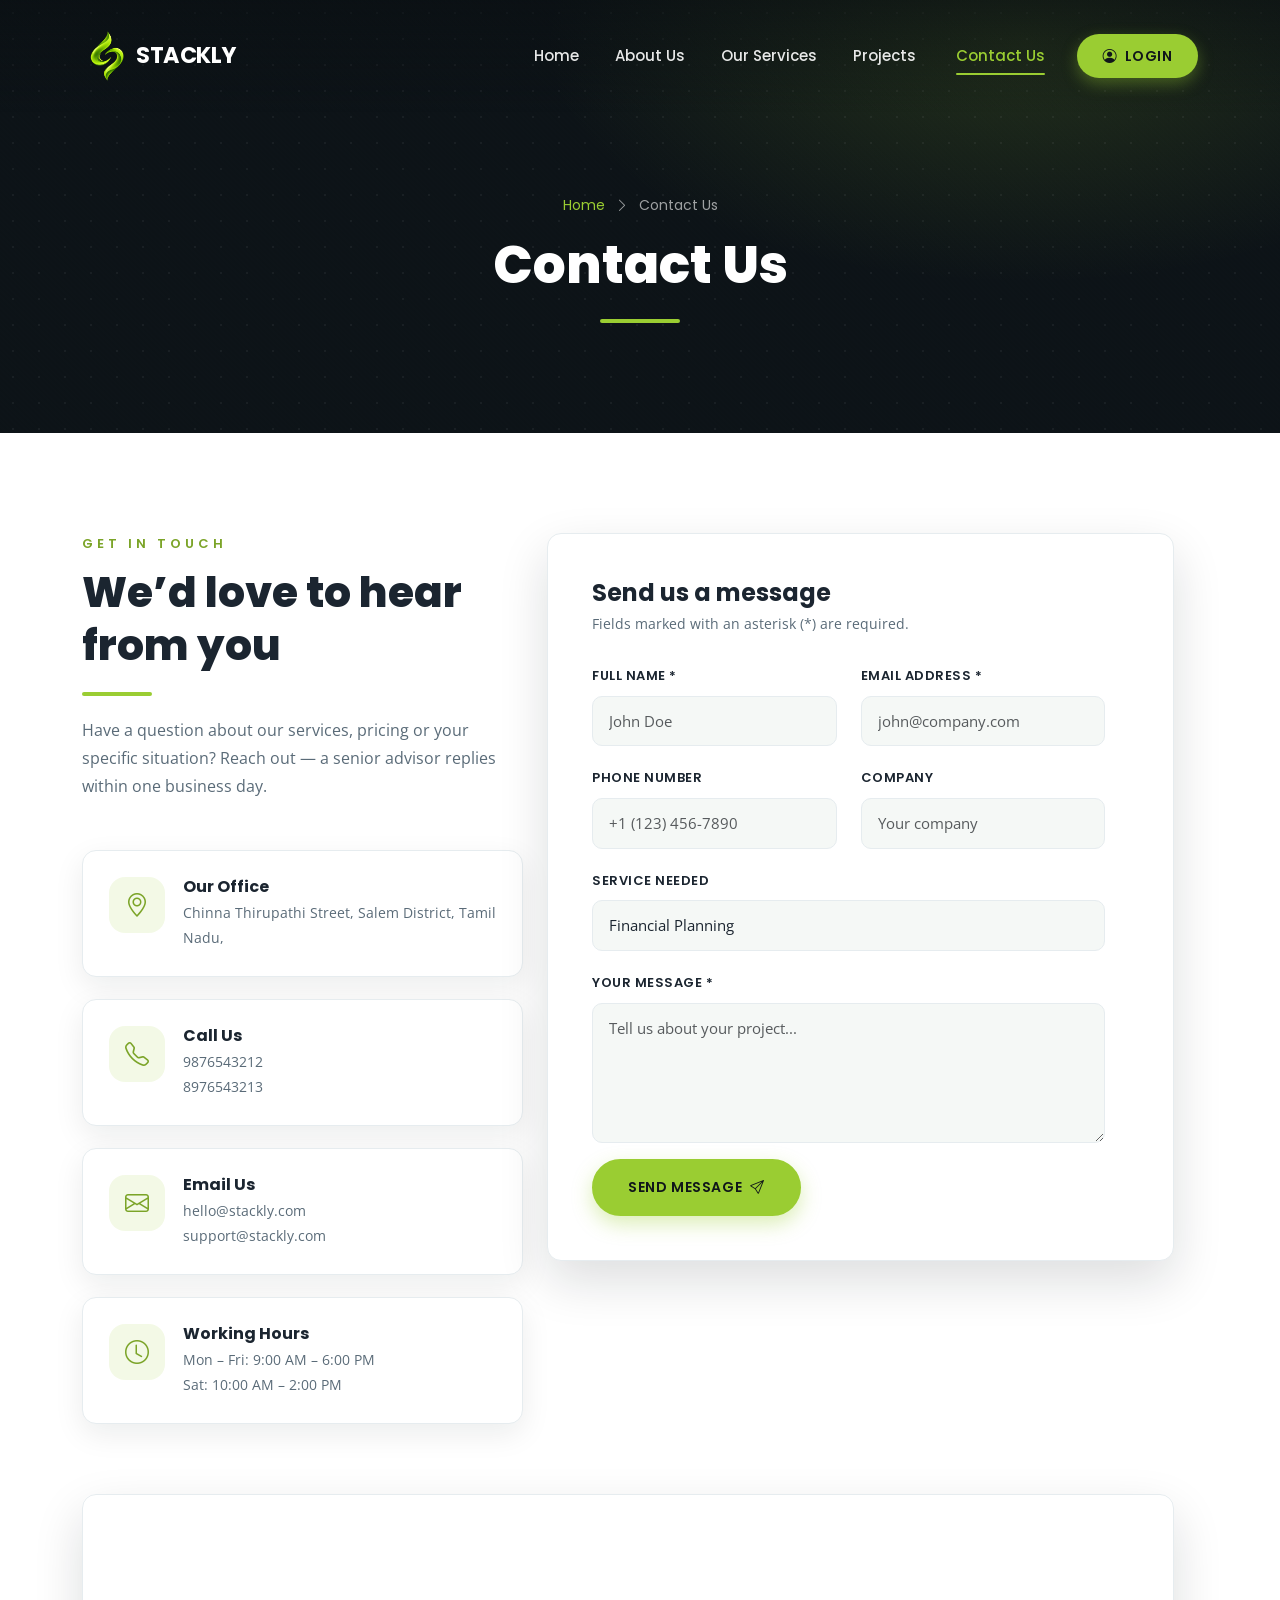
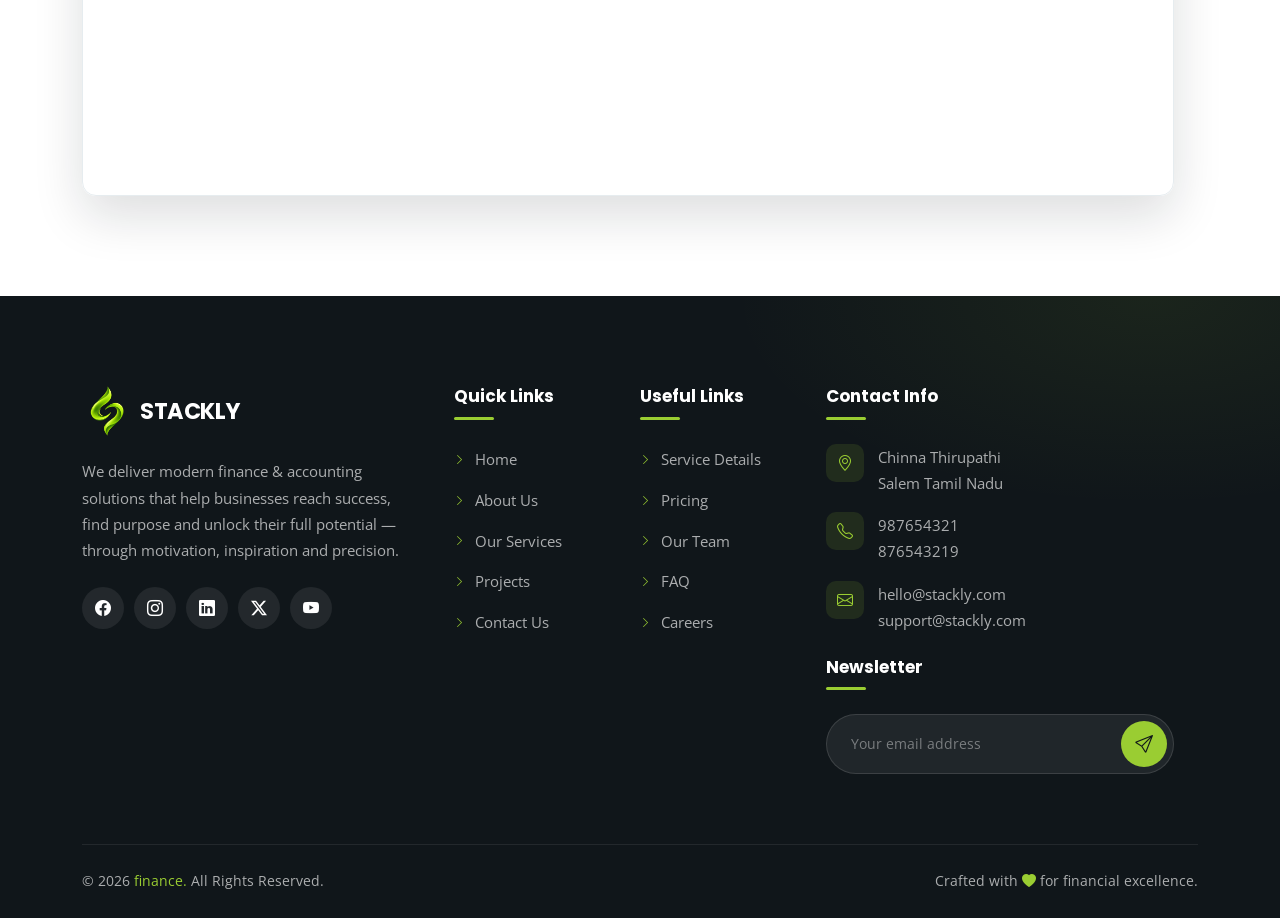
<file: contact.html>
<!DOCTYPE html>
<html lang="en">
<head>
  <meta charset="UTF-8">
  <meta name="viewport" content="width=device-width, initial-scale=1">
  <title>Contact Us | finance.</title>
  <meta name="description" content="Get in touch with finance. — contact information, enquiry form and office location map.">
  <link rel="preconnect" href="https://fonts.googleapis.com">
  <link rel="preconnect" href="https://fonts.gstatic.com" crossorigin>
  <link href="https://fonts.googleapis.com/css2?family=Poppins:wght@400;500;600;700;800&family=Open+Sans:wght@400;500;600&display=swap" rel="stylesheet">
  <link href="https://cdn.jsdelivr.net/npm/bootstrap@5.3.3/dist/css/bootstrap.min.css" rel="stylesheet">
  <link href="https://cdn.jsdelivr.net/npm/bootstrap-icons@1.11.3/font/bootstrap-icons.min.css" rel="stylesheet">
  <link href="assets/css/style.css" rel="stylesheet">
</head>
<body>
<header class="site-header" id="siteHeader">
  <nav class="navbar navbar-expand-lg">
    <div class="container">
<a class="navbar-brand d-flex align-items-center" href="index.html">
    <img src="logo.webp" alt="Company Logo" width="50" height="50" class="me-2">
    <span class="brand-name">STACKLY</span>
</a>      <button class="navbar-toggler" type="button" data-bs-toggle="collapse" data-bs-target="#mainNav" aria-controls="mainNav" aria-expanded="false" aria-label="Toggle navigation"><span class="bar"></span><span class="bar"></span><span class="bar"></span></button>
      <div class="collapse navbar-collapse" id="mainNav">
        <ul class="navbar-nav ms-auto"><li class="nav-item"><a class="nav-link" href="index.html">Home</a></li><li class="nav-item"><a class="nav-link" href="about.html">About Us</a></li><li class="nav-item"><a class="nav-link" href="services.html">Our Services</a></li><li class="nav-item"><a class="nav-link" href="projects.html">Projects</a></li><li class="nav-item"></li><li class="nav-item"><a class="nav-link active" href="contact.html">Contact Us</a></li>
          <li class="nav-item"><a class="nav-link nav-login" href="login.html"><i class="bi bi-person-circle me-1"></i> Login</a></li>
        </ul>
      </div>
    </div>
  </nav>
</header><section class="page-hero">
  <div class="container">
    <nav class="crumbs" aria-label="breadcrumb"><a href="index.html">Home</a> <i class="bi bi-chevron-right"></i> <span>Contact Us</span></nav>
    <h1>Contact Us</h1>
    <div class="hero-divider"></div>
  </div>
</section>
<section class="section">
  <div class="container">
    <div class="row g-5">
      <div class="col-lg-5 reveal">
        <div class="section-head left">
          <span class="eyebrow">Get In Touch</span>
          <h2>We&rsquo;d love to hear from you</h2>
          <div class="title-bar"></div>
          <p>Have a question about our services, pricing or your specific situation? Reach out — a senior advisor replies within one business day.</p>
        </div>
        <div class="contact-info-card"><div class="icon-circle"><i class="bi bi-geo-alt"></i></div><div><h5>Our Office</h5><p>Chinna Thirupathi  Street, Salem District, Tamil Nadu,</p></div></div>
        <div class="contact-info-card"><div class="icon-circle"><i class="bi bi-telephone"></i></div><div><h5>Call Us</h5><p>9876543212<br>8976543213</p></div></div>
        <div class="contact-info-card"><div class="icon-circle"><i class="bi bi-envelope"></i></div><div><h5>Email Us</h5><p>hello@stackly.com<br>support@stackly.com</p></div></div>
        <div class="contact-info-card"><div class="icon-circle"><i class="bi bi-clock"></i></div><div><h5>Working Hours</h5><p>Mon – Fri: 9:00 AM – 6:00 PM<br>Sat: 10:00 AM – 2:00 PM</p></div></div>
      </div>
      <div class="col-lg-7 reveal d1">
        <div class="form-card">
          <h4 class="mb-1">Send us a message</h4>
          <p class="mb-4" style="font-size:14px;">Fields marked with an asterisk (*) are required.</p>
          <form action="404.html">
            <div class="row g-3">
              <div class="col-md-6"><label class="form-label">Full Name *</label><input type="text" class="form-control" placeholder="John Doe" required></div>
              <div class="col-md-6"><label class="form-label">Email Address *</label><input type="email" class="form-control" placeholder="john@company.com" required></div>
              <div class="col-md-6"><label class="form-label">Phone Number</label><input type="tel" class="form-control" placeholder="+1 (123) 456-7890"></div>
              <div class="col-md-6"><label class="form-label">Company</label><input type="text" class="form-control" placeholder="Your company"></div>
              <div class="col-12"><label class="form-label">Service Needed</label>
                <select class="form-select"><option>Financial Planning</option><option>Tax &amp; Accounting</option><option>Business Advisory</option><option>Risk Management</option><option>Wealth Management</option><option>Other</option></select>
              </div>
              <div class="col-12"><label class="form-label">Your Message *</label><textarea class="form-control" rows="5" placeholder="Tell us about your project..." required></textarea></div>
              <div class="col-12"><button class="btn-green" type="submit">Send Message <i class="bi bi-send"></i></button></div>
            </div>
          </form>
        </div>
      </div>
    </div>
    <div class="row mt-5">
      <div class="col-12 reveal">
        <div class="map-wrap">
   <iframe
        src="https://www.google.com/maps?q=MMR+Complex,+Chinna+Thirupathi,+Salem,+Tamil+Nadu+636008&output=embed"
        width="100%"
        height="450"
        style="border:0; border-radius:15px;"
        allowfullscreen=""
        loading="lazy"
        referrerpolicy="no-referrer-when-downgrade">
    </iframe>        </div>
      </div>
    </div>
  </div>
</section>
<footer class="site-footer">
  <div class="container">
    <div class="row g-5">
      <div class="col-lg-4 col-md-6 reveal">
<a class="footer-brand d-flex align-items-center" href="index.html">
    <img src="logo.webp" alt="Company Logo" width="50" height="50" class="me-2">
    <span class="brand-name">STACKLY</span>
</a>        <p class="footer-about">We deliver modern finance &amp; accounting solutions that help businesses reach success, find purpose and unlock their full potential — through motivation, inspiration and precision.</p>
        <div class="footer-social"><a href="404.html" aria-label="facebook"><i class="bi bi-facebook"></i></a><a href="404.html" aria-label="instagram"><i class="bi bi-instagram"></i></a><a href="404.html" aria-label="linkedin"><i class="bi bi-linkedin"></i></a><a href="404.html" aria-label="twitter-x"><i class="bi bi-twitter-x"></i></a><a href="404.html" aria-label="youtube"><i class="bi bi-youtube"></i></a></div>
      </div>
      <div class="col-lg-2 col-md-6 col-6 reveal d1">
        <h5>Quick Links</h5>
        <ul class="footer-links">
          <li><a href="index.html"><i class="bi bi-chevron-right"></i>Home</a></li>
          <li><a href="about.html"><i class="bi bi-chevron-right"></i>About Us</a></li>
          <li><a href="services.html"><i class="bi bi-chevron-right"></i>Our Services</a></li>
          <li><a href="projects.html"><i class="bi bi-chevron-right"></i>Projects</a></li>
          <!-- <li><a href="blog.html"><i class="bi bi-chevron-right"></i>Blog</a></li> -->
          <li><a href="contact.html"><i class="bi bi-chevron-right"></i>Contact Us</a></li>
        </ul>
      </div>
      <div class="col-lg-2 col-md-6 col-6 reveal d2">
        <h5>Useful Links</h5>
        <ul class="footer-links">
          <li><a href="404.html"><i class="bi bi-chevron-right"></i>Service Details</a></li>
          <li><a href="404.html"><i class="bi bi-chevron-right"></i>Pricing</a></li>
          <li><a href="404.html"><i class="bi bi-chevron-right"></i>Our Team</a></li>
          <li><a href="404.html"><i class="bi bi-chevron-right"></i>FAQ</a></li>
          <li><a href="404.html"><i class="bi bi-chevron-right"></i>Careers</a></li>
          <!-- <li><a href="contact.html"><i class="bi bi-chevron-right"></i>Contact Us</a></li> -->
        </ul>
      </div>
      <div class="col-lg-4 col-md-6 reveal d3">
        <h5>Contact Info</h5>
       <ul class="footer-contact">
          <li><i class="bi bi-geo-alt"></i><span>Chinna Thirupathi  <br>Salem Tamil Nadu</span></li>
          <li><i class="bi bi-telephone"></i><span>987654321<br>876543219</span></li>
          <li><i class="bi bi-envelope"></i><span>hello@stackly.com<br>support@stackly.com</span></li>
        </ul>
        <h5 class="mt-4">Newsletter</h5>
        <form class="newsletter-box" action="404.html"><input type="email" placeholder="Your email address" required aria-label="Email"><button type="submit" aria-label="Subscribe"><i class="bi bi-send"></i></button></form>
      </div>
    </div>
    <div class="footer-bottom">
      <span>&copy; 2026 <a href="404.html">finance.</a> All Rights Reserved.</span>
      <span>Crafted with <i class="bi bi-heart-fill" style="color:var(--green)"></i> for financial excellence.</span>
    </div>
  </div>
</footer>
<button class="back-top" id="backTop" onclick="window.scrollTo({top:0,behavior:'smooth'})" aria-label="Back to top"><i class="bi bi-arrow-up"></i></button>
<script src="https://cdn.jsdelivr.net/npm/bootstrap@5.3.3/dist/js/bootstrap.bundle.min.js"></script>
<script src="assets/js/main.js"></script>
</body>
</html>
</file>
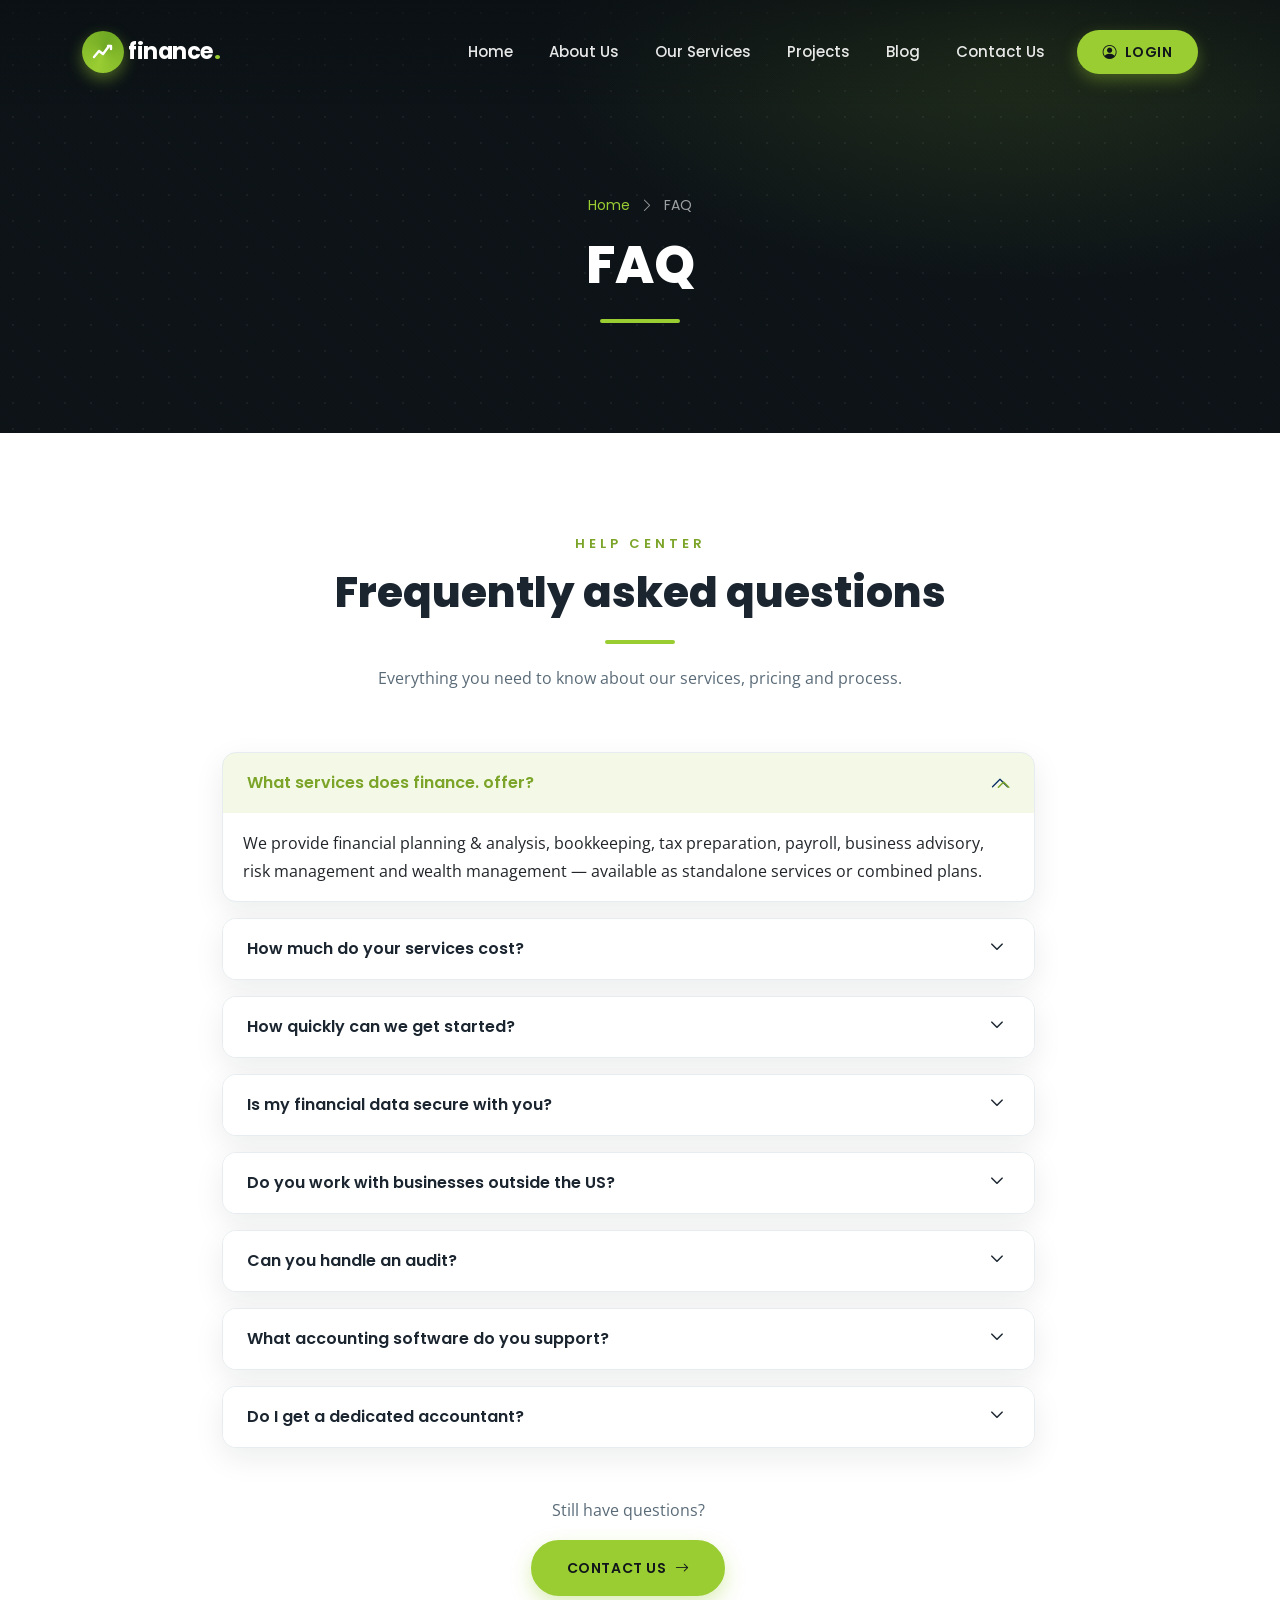
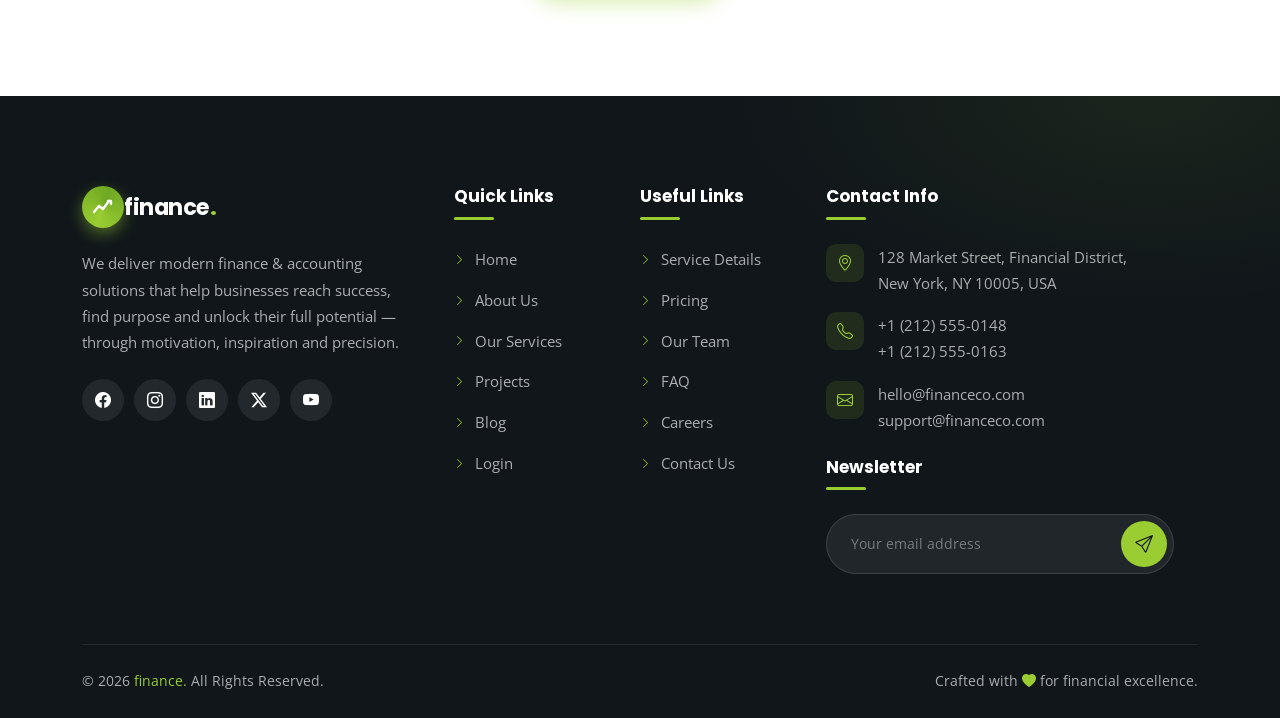
<file: faq.html>
<!DOCTYPE html>
<html lang="en">
<head>
  <meta charset="UTF-8">
  <meta name="viewport" content="width=device-width, initial-scale=1">
  <title>FAQ | finance.</title>
  <meta name="description" content="Frequently asked questions about finance. services, pricing, security and onboarding.">
  <link rel="preconnect" href="https://fonts.googleapis.com">
  <link rel="preconnect" href="https://fonts.gstatic.com" crossorigin>
  <link href="https://fonts.googleapis.com/css2?family=Poppins:wght@400;500;600;700;800&family=Open+Sans:wght@400;500;600&display=swap" rel="stylesheet">
  <link href="https://cdn.jsdelivr.net/npm/bootstrap@5.3.3/dist/css/bootstrap.min.css" rel="stylesheet">
  <link href="https://cdn.jsdelivr.net/npm/bootstrap-icons@1.11.3/font/bootstrap-icons.min.css" rel="stylesheet">
  <link href="assets/css/style.css" rel="stylesheet">
</head>
<body>
<header class="site-header" id="siteHeader">
  <nav class="navbar navbar-expand-lg">
    <div class="container">
      <a class="navbar-brand" href="index.html" aria-label="Finance Home"><span class="brand-mark"><svg viewBox="0 0 24 24" fill="none" stroke="currentColor" stroke-width="2.4" stroke-linecap="round" stroke-linejoin="round"><path d="M3 17l5-6 4 3 6-8"/><path d="M17 6h3v3"/></svg></span><span class="brand-name">finance<span>.</span></span></a>
      <button class="navbar-toggler" type="button" data-bs-toggle="collapse" data-bs-target="#mainNav" aria-controls="mainNav" aria-expanded="false" aria-label="Toggle navigation"><span class="bar"></span><span class="bar"></span><span class="bar"></span></button>
      <div class="collapse navbar-collapse" id="mainNav">
        <ul class="navbar-nav ms-auto"><li class="nav-item"><a class="nav-link" href="index.html">Home</a></li><li class="nav-item"><a class="nav-link" href="about.html">About Us</a></li><li class="nav-item"><a class="nav-link" href="services.html">Our Services</a></li><li class="nav-item"><a class="nav-link" href="projects.html">Projects</a></li><li class="nav-item"><a class="nav-link" href="blog.html">Blog</a></li><li class="nav-item"><a class="nav-link" href="contact.html">Contact Us</a></li>
          <li class="nav-item"><a class="nav-link nav-login" href="login.html"><i class="bi bi-person-circle me-1"></i> Login</a></li>
        </ul>
      </div>
    </div>
  </nav>
</header><section class="page-hero">
  <div class="container">
    <nav class="crumbs" aria-label="breadcrumb"><a href="index.html">Home</a> <i class="bi bi-chevron-right"></i> <span>FAQ</span></nav>
    <h1>FAQ</h1>
    <div class="hero-divider"></div>
  </div>
</section>
<section class="section">
  <div class="container">
    <div class="section-head reveal"><span class="eyebrow">Help Center</span><h2>Frequently asked questions</h2><div class="title-bar"></div>
    <p>Everything you need to know about our services, pricing and process.</p></div>
    <div class="row justify-content-center"><div class="col-lg-9">
      <div class="accordion" id="faqAcc">
      <div class="accordion-item reveal d1">
        <h2 class="accordion-header" id="faq0"><button class="accordion-button" type="button" data-bs-toggle="collapse" data-bs-target="#faqC0" aria-expanded="true" aria-controls="faqC0">What services does finance. offer?</button></h2>
        <div id="faqC0" class="accordion-collapse collapse show" aria-labelledby="faq0" data-bs-parent="#faqAcc"><div class="accordion-body">We provide financial planning & analysis, bookkeeping, tax preparation, payroll, business advisory, risk management and wealth management — available as standalone services or combined plans.</div></div>
      </div>
      <div class="accordion-item reveal d2">
        <h2 class="accordion-header" id="faq1"><button class="accordion-button collapsed" type="button" data-bs-toggle="collapse" data-bs-target="#faqC1" aria-expanded="false" aria-controls="faqC1">How much do your services cost?</button></h2>
        <div id="faqC1" class="accordion-collapse collapse" aria-labelledby="faq1" data-bs-parent="#faqAcc"><div class="accordion-body">Our plans start at $49/month for the Starter plan. Every engagement uses transparent fixed monthly pricing agreed upfront — no hourly billing, no surprises.</div></div>
      </div>
      <div class="accordion-item reveal d1">
        <h2 class="accordion-header" id="faq2"><button class="accordion-button collapsed" type="button" data-bs-toggle="collapse" data-bs-target="#faqC2" aria-expanded="false" aria-controls="faqC2">How quickly can we get started?</button></h2>
        <div id="faqC2" class="accordion-collapse collapse" aria-labelledby="faq2" data-bs-parent="#faqAcc"><div class="accordion-body">Most clients are fully onboarded within 5 business days, including historical data migration and dashboard setup.</div></div>
      </div>
      <div class="accordion-item reveal d2">
        <h2 class="accordion-header" id="faq3"><button class="accordion-button collapsed" type="button" data-bs-toggle="collapse" data-bs-target="#faqC3" aria-expanded="false" aria-controls="faqC3">Is my financial data secure with you?</button></h2>
        <div id="faqC3" class="accordion-collapse collapse" aria-labelledby="faq3" data-bs-parent="#faqAcc"><div class="accordion-body">Absolutely. We use 256-bit encryption, SOC 2 compliant infrastructure, strict access controls and signed NDAs for every team member.</div></div>
      </div>
      <div class="accordion-item reveal d1">
        <h2 class="accordion-header" id="faq4"><button class="accordion-button collapsed" type="button" data-bs-toggle="collapse" data-bs-target="#faqC4" aria-expanded="false" aria-controls="faqC4">Do you work with businesses outside the US?</button></h2>
        <div id="faqC4" class="accordion-collapse collapse" aria-labelledby="faq4" data-bs-parent="#faqAcc"><div class="accordion-body">Yes — we serve clients in 26 countries and support multi-currency, multi-entity accounting with IFRS and local GAAP compliance.</div></div>
      </div>
      <div class="accordion-item reveal d2">
        <h2 class="accordion-header" id="faq5"><button class="accordion-button collapsed" type="button" data-bs-toggle="collapse" data-bs-target="#faqC5" aria-expanded="false" aria-controls="faqC5">Can you handle an audit?</button></h2>
        <div id="faqC5" class="accordion-collapse collapse" aria-labelledby="faq5" data-bs-parent="#faqAcc"><div class="accordion-body">Yes. Our team prepares audit-ready financials and works directly with external auditors. Audit support is included in the Enterprise plan.</div></div>
      </div>
      <div class="accordion-item reveal d1">
        <h2 class="accordion-header" id="faq6"><button class="accordion-button collapsed" type="button" data-bs-toggle="collapse" data-bs-target="#faqC6" aria-expanded="false" aria-controls="faqC6">What accounting software do you support?</button></h2>
        <div id="faqC6" class="accordion-collapse collapse" aria-labelledby="faq6" data-bs-parent="#faqAcc"><div class="accordion-body">We work with QuickBooks, Xero, NetSuite, Sage and most major platforms — or we can manage everything in our own client portal.</div></div>
      </div>
      <div class="accordion-item reveal d2">
        <h2 class="accordion-header" id="faq7"><button class="accordion-button collapsed" type="button" data-bs-toggle="collapse" data-bs-target="#faqC7" aria-expanded="false" aria-controls="faqC7">Do I get a dedicated accountant?</button></h2>
        <div id="faqC7" class="accordion-collapse collapse" aria-labelledby="faq7" data-bs-parent="#faqAcc"><div class="accordion-body">Growth and Enterprise clients are assigned a dedicated certified accountant plus a named account manager for day-to-day questions.</div></div>
      </div></div>
      <div class="text-center mt-5 reveal"><p>Still have questions?</p><a class="btn-green" href="contact.html">Contact Us <i class="bi bi-arrow-right"></i></a></div>
    </div></div>
  </div>
</section>
<footer class="site-footer">
  <div class="container">
    <div class="row g-5">
      <div class="col-lg-4 col-md-6 reveal">
        <a class="footer-brand" href="index.html"><span class="brand-mark"><svg viewBox="0 0 24 24" fill="none" stroke="currentColor" stroke-width="2.4" stroke-linecap="round" stroke-linejoin="round"><path d="M3 17l5-6 4 3 6-8"/><path d="M17 6h3v3"/></svg></span><span class="brand-name">finance<span>.</span></span></a>
        <p class="footer-about">We deliver modern finance &amp; accounting solutions that help businesses reach success, find purpose and unlock their full potential — through motivation, inspiration and precision.</p>
        <div class="footer-social"><a href="404.html" aria-label="facebook"><i class="bi bi-facebook"></i></a><a href="404.html" aria-label="instagram"><i class="bi bi-instagram"></i></a><a href="404.html" aria-label="linkedin"><i class="bi bi-linkedin"></i></a><a href="404.html" aria-label="twitter-x"><i class="bi bi-twitter-x"></i></a><a href="404.html" aria-label="youtube"><i class="bi bi-youtube"></i></a></div>
      </div>
      <div class="col-lg-2 col-md-6 col-6 reveal d1">
        <h5>Quick Links</h5>
        <ul class="footer-links">
          <li><a href="index.html"><i class="bi bi-chevron-right"></i>Home</a></li>
          <li><a href="about.html"><i class="bi bi-chevron-right"></i>About Us</a></li>
          <li><a href="services.html"><i class="bi bi-chevron-right"></i>Our Services</a></li>
          <li><a href="projects.html"><i class="bi bi-chevron-right"></i>Projects</a></li>
          <li><a href="blog.html"><i class="bi bi-chevron-right"></i>Blog</a></li>
          <li><a href="login.html"><i class="bi bi-chevron-right"></i>Login</a></li>
        </ul>
      </div>
      <div class="col-lg-2 col-md-6 col-6 reveal d2">
        <h5>Useful Links</h5>
        <ul class="footer-links">
          <li><a href="service-details.html"><i class="bi bi-chevron-right"></i>Service Details</a></li>
          <li><a href="pricing.html"><i class="bi bi-chevron-right"></i>Pricing</a></li>
          <li><a href="team.html"><i class="bi bi-chevron-right"></i>Our Team</a></li>
          <li><a href="faq.html"><i class="bi bi-chevron-right"></i>FAQ</a></li>
          <li><a href="career.html"><i class="bi bi-chevron-right"></i>Careers</a></li>
          <li><a href="contact.html"><i class="bi bi-chevron-right"></i>Contact Us</a></li>
        </ul>
      </div>
      <div class="col-lg-4 col-md-6 reveal d3">
        <h5>Contact Info</h5>
        <ul class="footer-contact">
          <li><i class="bi bi-geo-alt"></i><span>128 Market Street, Financial District,<br>New York, NY 10005, USA</span></li>
          <li><i class="bi bi-telephone"></i><span>+1 (212) 555-0148<br>+1 (212) 555-0163</span></li>
          <li><i class="bi bi-envelope"></i><span>hello@financeco.com<br>support@financeco.com</span></li>
        </ul>
        <h5 class="mt-4">Newsletter</h5>
        <form class="newsletter-box" action="404.html"><input type="email" placeholder="Your email address" required aria-label="Email"><button type="submit" aria-label="Subscribe"><i class="bi bi-send"></i></button></form>
      </div>
    </div>
    <div class="footer-bottom">
      <span>&copy; 2026 <a href="index.html">finance.</a> All Rights Reserved.</span>
      <span>Crafted with <i class="bi bi-heart-fill" style="color:var(--green)"></i> for financial excellence.</span>
    </div>
  </div>
</footer>
<button class="back-top" id="backTop" onclick="window.scrollTo({top:0,behavior:'smooth'})" aria-label="Back to top"><i class="bi bi-arrow-up"></i></button>
<script src="https://cdn.jsdelivr.net/npm/bootstrap@5.3.3/dist/js/bootstrap.bundle.min.js"></script>
<script src="assets/js/main.js"></script>
</body>
</html>
</file>
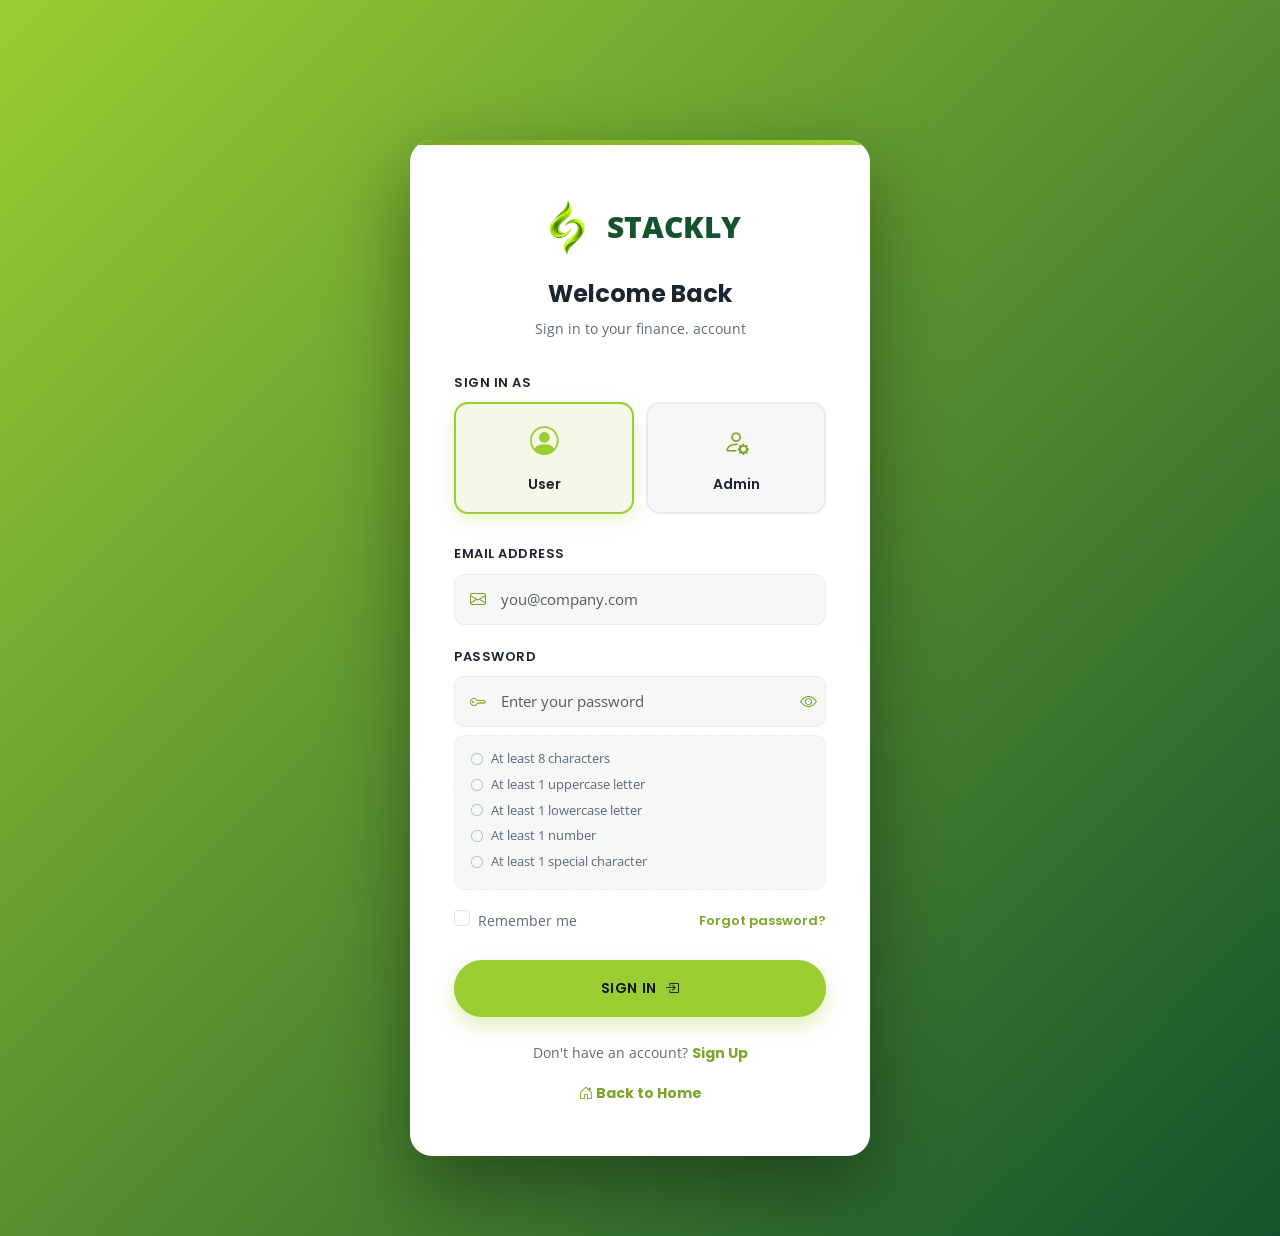
<file: login.html>
<!DOCTYPE html>
<html lang="en">
<head>
  <meta charset="UTF-8">
  <meta name="viewport" content="width=device-width, initial-scale=1">
  <title>Login | finance.</title>
  <meta name="description" content="Secure two-role login to your finance. user or admin dashboard.">
  <link rel="preconnect" href="https://fonts.googleapis.com">
  <link rel="preconnect" href="https://fonts.gstatic.com" crossorigin>
  <link href="https://fonts.googleapis.com/css2?family=Poppins:wght@400;500;600;700;800&family=Open+Sans:wght@400;500;600&display=swap" rel="stylesheet">
  <link href="https://cdn.jsdelivr.net/npm/bootstrap@5.3.3/dist/css/bootstrap.min.css" rel="stylesheet">
  <link href="https://cdn.jsdelivr.net/npm/bootstrap-icons@1.11.3/font/bootstrap-icons.min.css" rel="stylesheet">
  <link href="assets/css/style.css" rel="stylesheet">
</head>
<body>
<!-- <header class="site-header" id="siteHeader">
  <nav class="navbar navbar-expand-lg">
    <div class="container">
      <a class="navbar-brand" href="index.html" aria-label="Finance Home"><span class="brand-mark"><svg viewBox="0 0 24 24" fill="none" stroke="currentColor" stroke-width="2.4" stroke-linecap="round" stroke-linejoin="round"><path d="M3 17l5-6 4 3 6-8"/><path d="M17 6h3v3"/></svg></span><span class="brand-name">finance<span>.</span></span></a>
      <button class="navbar-toggler" type="button" data-bs-toggle="collapse" data-bs-target="#mainNav" aria-controls="mainNav" aria-expanded="false" aria-label="Toggle navigation"><span class="bar"></span><span class="bar"></span><span class="bar"></span></button>
      <div class="collapse navbar-collapse" id="mainNav">
        <ul class="navbar-nav ms-auto"><li class="nav-item"><a class="nav-link" href="index.html">Home</a></li><li class="nav-item"><a class="nav-link" href="about.html">About Us</a></li><li class="nav-item"><a class="nav-link" href="services.html">Our Services</a></li><li class="nav-item"><a class="nav-link" href="projects.html">Projects</a></li><li class="nav-item"><a class="nav-link" href="blog.html">Blog</a></li><li class="nav-item"><a class="nav-link" href="contact.html">Contact Us</a></li>
          <li class="nav-item"><a class="nav-link nav-login active" href="login.html"><i class="bi bi-person-circle me-1"></i> Login</a></li>
        </ul>
      </div>
    </div>
  </nav>
</header> -->
<section class="login-wrap">
  <div class="container">
    <div class="d-flex justify-content-center">
      <div class="login-card reveal">
<div class="login-logo text-center mb-4">
    <a href="index.html" class="logo-link-row">
        <img src="logo.webp" alt="Stackly Logo" class="logo-img-row">
        <span class="logo-text-row">STACKLY</span>
    </a>
</div>        <h3>Welcome Back</h3>
        <p class="sub">Sign in to your finance. account</p>
        <form id="loginForm" novalidate>
          <label class="form-label d-block mb-2">Sign in as</label>
          <div class="role-select">
            <div class="role-pill">
              <input type="radio" name="role" id="roleUser" value="user" checked>
              <label for="roleUser"><i class="bi bi-person-circle"></i>User</label>
            </div>
            <div class="role-pill">
              <input type="radio" name="role" id="roleAdmin" value="admin">
              <label for="roleAdmin"><i class="bi bi-person-gear"></i>Admin</label>
            </div>
          </div>
          <div class="mb-3">
            <label class="form-label" for="loginEmail">Email Address</label>
            <div class="input-icon"><i class="bi bi-envelope"></i><input type="email" id="loginEmail" class="form-control" placeholder="you@company.com" autocomplete="email"></div>
            <div class="field-error" id="emailError"></div>
          </div>
          <div class="mb-3">
            <label class="form-label" for="loginPassword">Password</label>
            <div class="input-icon"><i class="bi bi-key"></i><input type="password" id="loginPassword" class="form-control" placeholder="Enter your password" autocomplete="current-password"><button type="button" class="pw-toggle" id="pwToggle" aria-label="Show password"><i class="bi bi-eye"></i></button></div>
            <div class="field-error" id="pwError"></div>
            <ul class="pw-rules" id="pwRules"></ul>
          </div>
          <div class="d-flex justify-content-between align-items-center mb-4">
            <div class="form-check">
              <input class="form-check-input" type="checkbox" id="remember">
              <label class="form-check-label" for="remember" style="font-size:14px;">Remember me</label>
            </div>
            <a class="forgot-link" href="404.html">Forgot password?</a>
          </div>
          <button class="btn-green w-100 justify-content-center" type="submit">Sign In <i class="bi bi-box-arrow-in-right"></i></button>
        </form>
        <p class="login-alt">Don't have an account? <a href="sig.html">Sign Up</a></p>
        <p class="login-alt mb-0" style="margin-top:8px;"><a href="index.html"><i class="bi bi-house-door"></i> Back to Home</a></p>
      </div>
    </div>
  </div>
</section>
<!-- <footer class="site-footer">
  <div class="container">
    <div class="row g-5">
      <div class="col-lg-4 col-md-6 reveal">
        <a class="footer-brand" href="index.html"><span class="brand-mark"><svg viewBox="0 0 24 24" fill="none" stroke="currentColor" stroke-width="2.4" stroke-linecap="round" stroke-linejoin="round"><path d="M3 17l5-6 4 3 6-8"/><path d="M17 6h3v3"/></svg></span><span class="brand-name">finance<span>.</span></span></a>
        <p class="footer-about">We deliver modern finance &amp; accounting solutions that help businesses reach success, find purpose and unlock their full potential — through motivation, inspiration and precision.</p>
        <div class="footer-social"><a href="404.html" aria-label="facebook"><i class="bi bi-facebook"></i></a><a href="404.html" aria-label="instagram"><i class="bi bi-instagram"></i></a><a href="404.html" aria-label="linkedin"><i class="bi bi-linkedin"></i></a><a href="404.html" aria-label="twitter-x"><i class="bi bi-twitter-x"></i></a><a href="404.html" aria-label="youtube"><i class="bi bi-youtube"></i></a></div>
      </div>
      <div class="col-lg-2 col-md-6 col-6 reveal d1">
        <h5>Quick Links</h5>
        <ul class="footer-links">
          <li><a href="index.html"><i class="bi bi-chevron-right"></i>Home</a></li>
          <li><a href="about.html"><i class="bi bi-chevron-right"></i>About Us</a></li>
          <li><a href="services.html"><i class="bi bi-chevron-right"></i>Our Services</a></li>
          <li><a href="projects.html"><i class="bi bi-chevron-right"></i>Projects</a></li>
          <li><a href="blog.html"><i class="bi bi-chevron-right"></i>Blog</a></li>
          <li><a href="login.html"><i class="bi bi-chevron-right"></i>Login</a></li>
        </ul>
      </div>
      <div class="col-lg-2 col-md-6 col-6 reveal d2">
        <h5>Useful Links</h5>
        <ul class="footer-links">
          <li><a href="service-details.html"><i class="bi bi-chevron-right"></i>Service Details</a></li>
          <li><a href="pricing.html"><i class="bi bi-chevron-right"></i>Pricing</a></li>
          <li><a href="team.html"><i class="bi bi-chevron-right"></i>Our Team</a></li>
          <li><a href="faq.html"><i class="bi bi-chevron-right"></i>FAQ</a></li>
          <li><a href="career.html"><i class="bi bi-chevron-right"></i>Careers</a></li>
          <li><a href="contact.html"><i class="bi bi-chevron-right"></i>Contact Us</a></li>
        </ul>
      </div>
      <div class="col-lg-4 col-md-6 reveal d3">
        <h5>Contact Info</h5>
        <ul class="footer-contact">
          <li><i class="bi bi-geo-alt"></i><span>128 Market Street, Financial District,<br>New York, NY 10005, USA</span></li>
          <li><i class="bi bi-telephone"></i><span>+1 (212) 555-0148<br>+1 (212) 555-0163</span></li>
          <li><i class="bi bi-envelope"></i><span>hello@financeco.com<br>support@financeco.com</span></li>
        </ul>
        <h5 class="mt-4">Newsletter</h5>
        <form class="newsletter-box" action="404.html"><input type="email" placeholder="Your email address" required aria-label="Email"><button type="submit" aria-label="Subscribe"><i class="bi bi-send"></i></button></form>
      </div>
    </div>
    <div class="footer-bottom">
      <span>&copy; 2026 <a href="index.html">finance.</a> All Rights Reserved.</span>
      <span>Crafted with <i class="bi bi-heart-fill" style="color:var(--green)"></i> for financial excellence.</span>
    </div>
  </div>
</footer> -->
<button class="back-top" id="backTop" onclick="window.scrollTo({top:0,behavior:'smooth'})" aria-label="Back to top"><i class="bi bi-arrow-up"></i></button>
<script src="https://cdn.jsdelivr.net/npm/bootstrap@5.3.3/dist/js/bootstrap.bundle.min.js"></script>
<script src="assets/js/main.js"></script>
<script src="assets/js/login.js"></script>
<style>.logo-link-row{
    display:flex;
    align-items:center;
    justify-content:center;
    gap:12px;
    text-decoration:none;
}

.logo-img-row{
    width:55px;
    height:55px;
    object-fit:contain;
}

.logo-text-row{
    font-size:30px;
    font-weight:800;
    color:#14532d;
}













.login-logo{
    margin-top:10px;
}

.logo-link{
    text-decoration:none;
    display:flex;
    flex-direction:column;
    align-items:center;
    justify-content:center;
}

.logo-img{
    width:80px;
    height:80px;
    object-fit:contain;
    margin-bottom:10px;
}

.logo-text{
    font-size:28px;
    font-weight:700;
    color:#14532d;
    margin:0;
    letter-spacing:1px;
}


/* =========================================
   LOGIN MOBILE SCREEN FIX
   ========================================= */

html,
body {
    width: 100%;
    max-width: 100%;
    overflow-x: hidden;
}

/* Mobile only */
@media (max-width: 576px) {

    html,
    body {
        width: 100%;
        min-height: 100%;
        height: 100%;
        overflow-x: hidden;
        overflow-y: auto;
    }

    .login-wrap {
        width: 100%;
        min-height: 100vh;
        min-height: 100dvh;

        display: flex;
        align-items: center;
        justify-content: center;

        padding: 15px 12px !important;
        margin: 0 !important;

        box-sizing: border-box;
    }

    .login-wrap > .container {
        width: 100%;
        max-width: 100%;
        padding-left: 0 !important;
        padding-right: 0 !important;
        margin: 0 !important;
    }

    .login-wrap .d-flex {
        width: 100%;
        margin: 0 !important;
    }

    .login-card {
        width: 100%;
        max-width: 420px;

        margin: 0 auto !important;

        box-sizing: border-box;
    }

    /* Logo */
    .logo-img-row {
        width: 45px;
        height: 45px;
    }

    .logo-text-row {
        font-size: 24px;
    }

    .logo-link-row {
        gap: 8px;
    }

    /* Heading */
    .login-card h3 {
        font-size: 24px;
        margin-bottom: 5px;
    }

    .login-card .sub {
        font-size: 13px;
        margin-bottom: 18px;
    }

    /* Form spacing */
    .login-card .mb-3 {
        margin-bottom: 12px !important;
    }

    .login-card .mb-4 {
        margin-bottom: 15px !important;
    }

    /* Inputs */
    .login-card .form-control {
        min-height: 44px;
    }

    /* Role buttons */
    .role-select {
        margin-bottom: 15px;
    }

    /* Sign in */
    .login-card .btn-green {
        min-height: 44px;
    }

    /* Bottom links */
    .login-alt {
        font-size: 13px;
        margin-top: 12px;
    }

}
/* Password eye button - mobile fix */
.input-icon {
    position: relative;
    width: 100%;
}

.input-icon .form-control {
    width: 100%;
    padding-right: 48px !important;
    box-sizing: border-box;
}

.input-icon .pw-toggle {
    position: absolute;
    right: 10px;
    top: 50%;
    transform: translateY(-50%);

    width: 32px;
    height: 32px;

    display: flex;
    align-items: center;
    justify-content: center;

    padding: 0;
    margin: 0;

    border: 0;
    background: transparent;

    z-index: 5;
}

.input-icon .pw-toggle i {
    font-size: 17px;
    line-height: 1;
}

/* Mobile */
@media (max-width: 576px) {
    .input-icon .form-control {
        padding-right: 45px !important;
    }

    .input-icon .pw-toggle {
        right: 8px;
    }
}input[type="password"]::-webkit-credentials-auto-fill-button {
    visibility: hidden;
    display: none !important;
    pointer-events: none;
}
input[type="password"]::-ms-reveal,
input[type="password"]::-ms-clear {
    display: none;
}
/* Login page green background */
body {
    background: linear-gradient(135deg,#9ACD32,#14532d) !important;
}

.login-wrap {
    background: transparent !important;
}

</style>


<script>document.addEventListener("DOMContentLoaded", function () {

    const loginForm = document.getElementById("loginForm");

    if (!loginForm) return;

    loginForm.addEventListener("submit", function (e) {

        e.preventDefault();

        const email = document.getElementById("loginEmail").value.trim();
        const password = document.getElementById("loginPassword").value;

        const role = document.querySelector(
            'input[name="role"]:checked'
        ).value;

        const emailError = document.getElementById("emailError");
        const pwError = document.getElementById("pwError");

        emailError.textContent = "";
        pwError.textContent = "";

        /* Email validation */

        if (!email) {
            emailError.textContent = "Please enter your email.";
            return;
        }

        /* Password validation */

        if (!password) {
            pwError.textContent = "Please enter your password.";
            return;
        }

        /*
         * Save login information
         */

        const loginData = {
            email: email,
            role: role,
            loggedIn: true
        };

        localStorage.setItem(
            "stacklyLogin",
            JSON.stringify(loginData)
        );

        /*
         * Save password separately only if
         * you absolutely need it for your demo.
         *
         * NOT recommended for a real application.
         */

        localStorage.setItem(
            "stacklyPassword",
            password
        );


        /*
         * Redirect based on role
         */

        if (role === "admin") {

            window.location.href =
                "admin-dashboard.html";

        } else {

            window.location.href =
                "user-dashboard.html";

        }

    });

});</script>










</body>
</html>
</file>
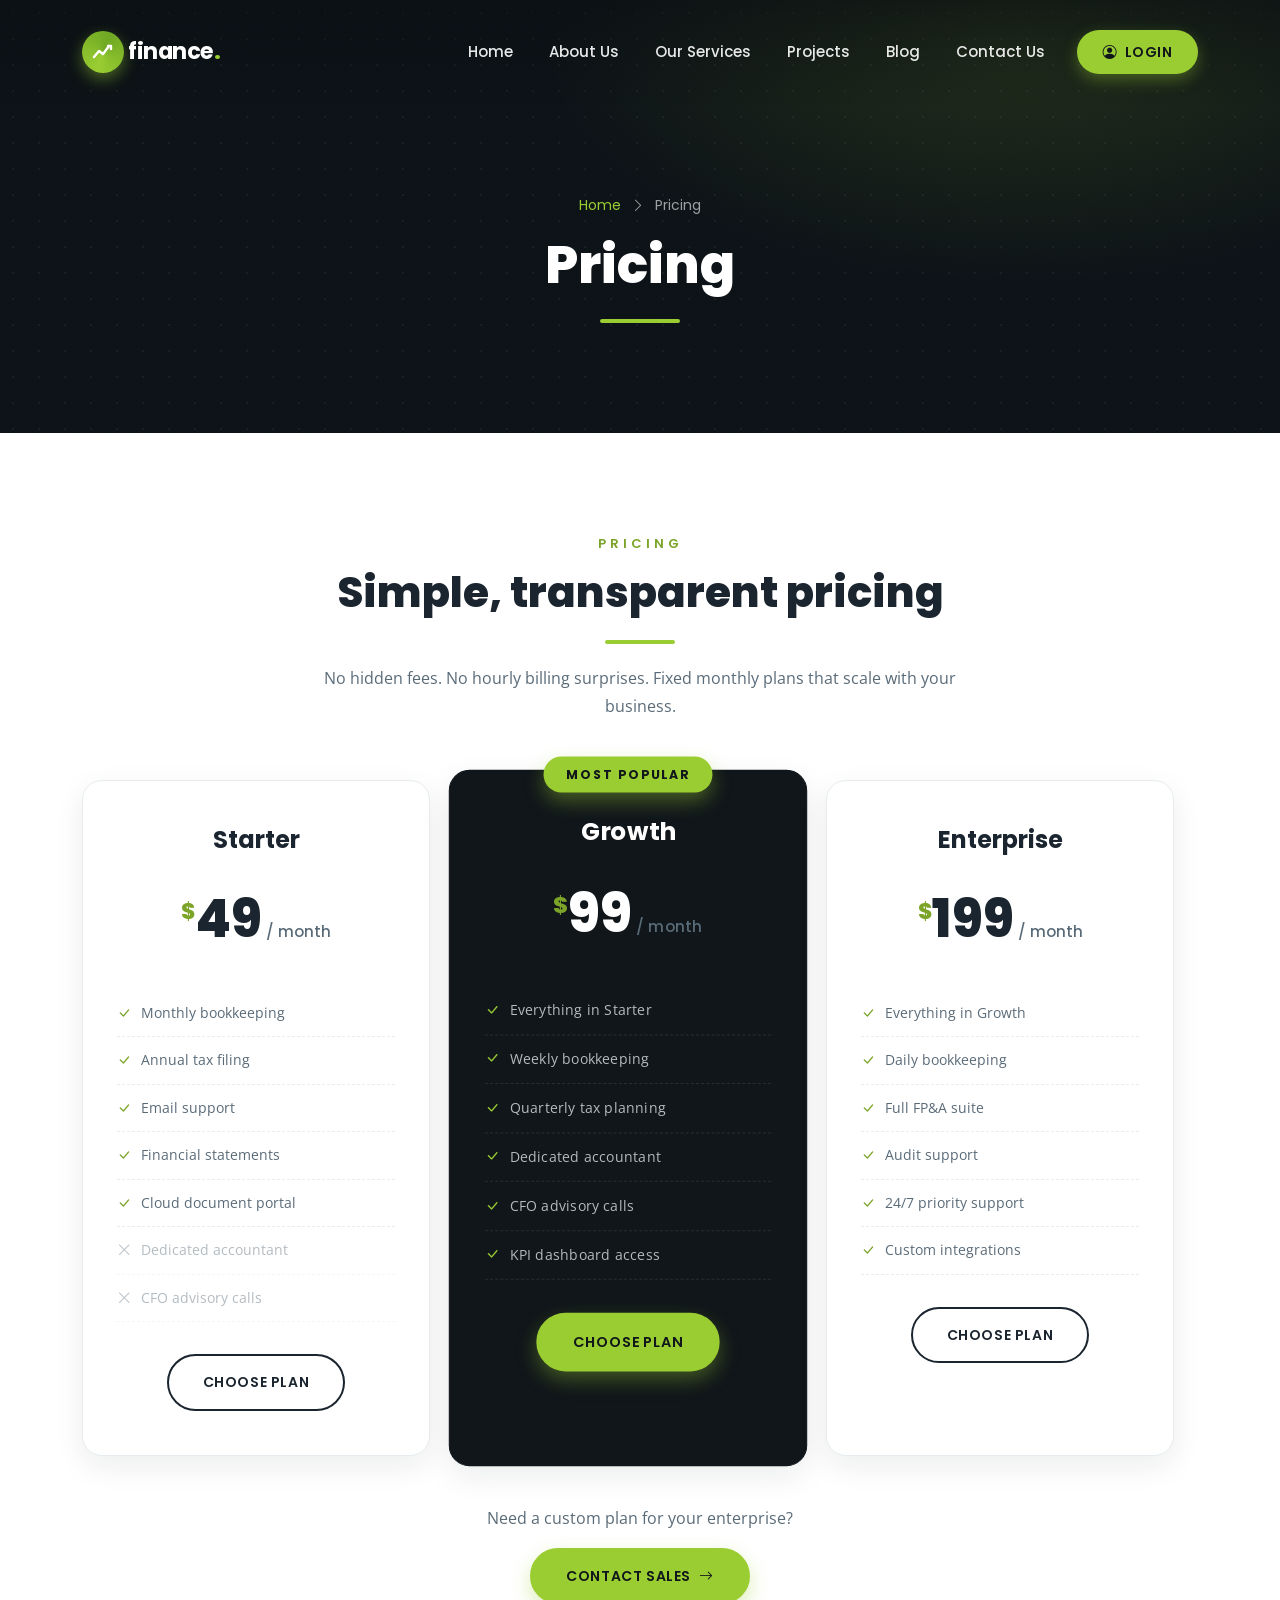
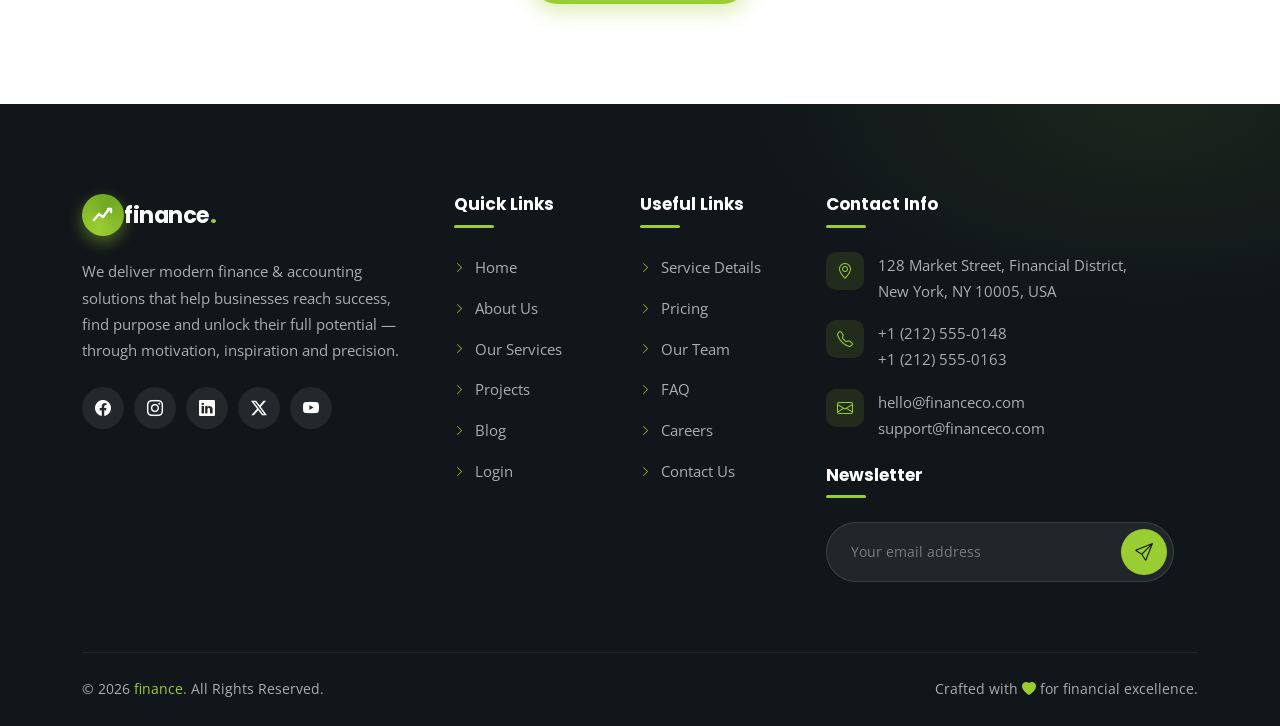
<file: pricing.html>
<!DOCTYPE html>
<html lang="en">
<head>
  <meta charset="UTF-8">
  <meta name="viewport" content="width=device-width, initial-scale=1">
  <title>Pricing | finance.</title>
  <meta name="description" content="Transparent fixed monthly pricing for bookkeeping, tax, advisory and CFO services.">
  <link rel="preconnect" href="https://fonts.googleapis.com">
  <link rel="preconnect" href="https://fonts.gstatic.com" crossorigin>
  <link href="https://fonts.googleapis.com/css2?family=Poppins:wght@400;500;600;700;800&family=Open+Sans:wght@400;500;600&display=swap" rel="stylesheet">
  <link href="https://cdn.jsdelivr.net/npm/bootstrap@5.3.3/dist/css/bootstrap.min.css" rel="stylesheet">
  <link href="https://cdn.jsdelivr.net/npm/bootstrap-icons@1.11.3/font/bootstrap-icons.min.css" rel="stylesheet">
  <link href="assets/css/style.css" rel="stylesheet">
</head>
<body>
<header class="site-header" id="siteHeader">
  <nav class="navbar navbar-expand-lg">
    <div class="container">
      <a class="navbar-brand" href="index.html" aria-label="Finance Home"><span class="brand-mark"><svg viewBox="0 0 24 24" fill="none" stroke="currentColor" stroke-width="2.4" stroke-linecap="round" stroke-linejoin="round"><path d="M3 17l5-6 4 3 6-8"/><path d="M17 6h3v3"/></svg></span><span class="brand-name">finance<span>.</span></span></a>
      <button class="navbar-toggler" type="button" data-bs-toggle="collapse" data-bs-target="#mainNav" aria-controls="mainNav" aria-expanded="false" aria-label="Toggle navigation"><span class="bar"></span><span class="bar"></span><span class="bar"></span></button>
      <div class="collapse navbar-collapse" id="mainNav">
        <ul class="navbar-nav ms-auto"><li class="nav-item"><a class="nav-link" href="index.html">Home</a></li><li class="nav-item"><a class="nav-link" href="about.html">About Us</a></li><li class="nav-item"><a class="nav-link" href="services.html">Our Services</a></li><li class="nav-item"><a class="nav-link" href="projects.html">Projects</a></li><li class="nav-item"><a class="nav-link" href="blog.html">Blog</a></li><li class="nav-item"><a class="nav-link" href="contact.html">Contact Us</a></li>
          <li class="nav-item"><a class="nav-link nav-login" href="login.html"><i class="bi bi-person-circle me-1"></i> Login</a></li>
        </ul>
      </div>
    </div>
  </nav>
</header><section class="page-hero">
  <div class="container">
    <nav class="crumbs" aria-label="breadcrumb"><a href="index.html">Home</a> <i class="bi bi-chevron-right"></i> <span>Pricing</span></nav>
    <h1>Pricing</h1>
    <div class="hero-divider"></div>
  </div>
</section>
<section class="section">
  <div class="container">
    <div class="section-head reveal"><span class="eyebrow">Pricing</span><h2>Simple, transparent pricing</h2><div class="title-bar"></div>
    <p>No hidden fees. No hourly billing surprises. Fixed monthly plans that scale with your business.</p></div>
    <div class="row g-4 align-items-stretch"><div class="col-lg-4 col-md-6 reveal"><div class="price-card">
      <h4>Starter</h4><div class="price"><sup>$</sup>49<span> / month</span></div>
      <ul><li><i class="bi bi-check-lg"></i> Monthly bookkeeping</li><li><i class="bi bi-check-lg"></i> Annual tax filing</li><li><i class="bi bi-check-lg"></i> Email support</li><li><i class="bi bi-check-lg"></i> Financial statements</li><li><i class="bi bi-check-lg"></i> Cloud document portal</li><li class="off"><i class="bi bi-x-lg"></i> Dedicated accountant</li><li class="off"><i class="bi bi-x-lg"></i> CFO advisory calls</li></ul>
      <a class="btn-outline" href="404.html">Choose Plan</a></div></div><div class="col-lg-4 col-md-6 reveal"><div class="price-card featured"><span class="ribbon">Most Popular</span>
      <h4>Growth</h4><div class="price"><sup>$</sup>99<span> / month</span></div>
      <ul><li><i class="bi bi-check-lg"></i> Everything in Starter</li><li><i class="bi bi-check-lg"></i> Weekly bookkeeping</li><li><i class="bi bi-check-lg"></i> Quarterly tax planning</li><li><i class="bi bi-check-lg"></i> Dedicated accountant</li><li><i class="bi bi-check-lg"></i> CFO advisory calls</li><li><i class="bi bi-check-lg"></i> KPI dashboard access</li></ul>
      <a class="btn-green" href="404.html">Choose Plan</a></div></div><div class="col-lg-4 col-md-6 reveal"><div class="price-card">
      <h4>Enterprise</h4><div class="price"><sup>$</sup>199<span> / month</span></div>
      <ul><li><i class="bi bi-check-lg"></i> Everything in Growth</li><li><i class="bi bi-check-lg"></i> Daily bookkeeping</li><li><i class="bi bi-check-lg"></i> Full FP&A suite</li><li><i class="bi bi-check-lg"></i> Audit support</li><li><i class="bi bi-check-lg"></i> 24/7 priority support</li><li><i class="bi bi-check-lg"></i> Custom integrations</li></ul>
      <a class="btn-outline" href="404.html">Choose Plan</a></div></div></div>
    <div class="text-center mt-5 reveal"><p class="mb-3">Need a custom plan for your enterprise?</p><a class="btn-green" href="404.html">Contact Sales <i class="bi bi-arrow-right"></i></a></div>
  </div>
</section>
<footer class="site-footer">
  <div class="container">
    <div class="row g-5">
      <div class="col-lg-4 col-md-6 reveal">
        <a class="footer-brand" href="index.html"><span class="brand-mark"><svg viewBox="0 0 24 24" fill="none" stroke="currentColor" stroke-width="2.4" stroke-linecap="round" stroke-linejoin="round"><path d="M3 17l5-6 4 3 6-8"/><path d="M17 6h3v3"/></svg></span><span class="brand-name">finance<span>.</span></span></a>
        <p class="footer-about">We deliver modern finance &amp; accounting solutions that help businesses reach success, find purpose and unlock their full potential — through motivation, inspiration and precision.</p>
        <div class="footer-social"><a href="404.html" aria-label="facebook"><i class="bi bi-facebook"></i></a><a href="404.html" aria-label="instagram"><i class="bi bi-instagram"></i></a><a href="404.html" aria-label="linkedin"><i class="bi bi-linkedin"></i></a><a href="404.html" aria-label="twitter-x"><i class="bi bi-twitter-x"></i></a><a href="404.html" aria-label="youtube"><i class="bi bi-youtube"></i></a></div>
      </div>
      <div class="col-lg-2 col-md-6 col-6 reveal d1">
        <h5>Quick Links</h5>
        <ul class="footer-links">
          <li><a href="index.html"><i class="bi bi-chevron-right"></i>Home</a></li>
          <li><a href="about.html"><i class="bi bi-chevron-right"></i>About Us</a></li>
          <li><a href="services.html"><i class="bi bi-chevron-right"></i>Our Services</a></li>
          <li><a href="projects.html"><i class="bi bi-chevron-right"></i>Projects</a></li>
          <li><a href="blog.html"><i class="bi bi-chevron-right"></i>Blog</a></li>
          <li><a href="login.html"><i class="bi bi-chevron-right"></i>Login</a></li>
        </ul>
      </div>
      <div class="col-lg-2 col-md-6 col-6 reveal d2">
        <h5>Useful Links</h5>
        <ul class="footer-links">
          <li><a href="service-details.html"><i class="bi bi-chevron-right"></i>Service Details</a></li>
          <li><a href="pricing.html"><i class="bi bi-chevron-right"></i>Pricing</a></li>
          <li><a href="team.html"><i class="bi bi-chevron-right"></i>Our Team</a></li>
          <li><a href="faq.html"><i class="bi bi-chevron-right"></i>FAQ</a></li>
          <li><a href="career.html"><i class="bi bi-chevron-right"></i>Careers</a></li>
          <li><a href="contact.html"><i class="bi bi-chevron-right"></i>Contact Us</a></li>
        </ul>
      </div>
      <div class="col-lg-4 col-md-6 reveal d3">
        <h5>Contact Info</h5>
        <ul class="footer-contact">
          <li><i class="bi bi-geo-alt"></i><span>128 Market Street, Financial District,<br>New York, NY 10005, USA</span></li>
          <li><i class="bi bi-telephone"></i><span>+1 (212) 555-0148<br>+1 (212) 555-0163</span></li>
          <li><i class="bi bi-envelope"></i><span>hello@financeco.com<br>support@financeco.com</span></li>
        </ul>
        <h5 class="mt-4">Newsletter</h5>
        <form class="newsletter-box" action="404.html"><input type="email" placeholder="Your email address" required aria-label="Email"><button type="submit" aria-label="Subscribe"><i class="bi bi-send"></i></button></form>
      </div>
    </div>
    <div class="footer-bottom">
      <span>&copy; 2026 <a href="index.html">finance.</a> All Rights Reserved.</span>
      <span>Crafted with <i class="bi bi-heart-fill" style="color:var(--green)"></i> for financial excellence.</span>
    </div>
  </div>
</footer>
<button class="back-top" id="backTop" onclick="window.scrollTo({top:0,behavior:'smooth'})" aria-label="Back to top"><i class="bi bi-arrow-up"></i></button>
<script src="https://cdn.jsdelivr.net/npm/bootstrap@5.3.3/dist/js/bootstrap.bundle.min.js"></script>
<script src="assets/js/main.js"></script>
</body>
</html>
</file>
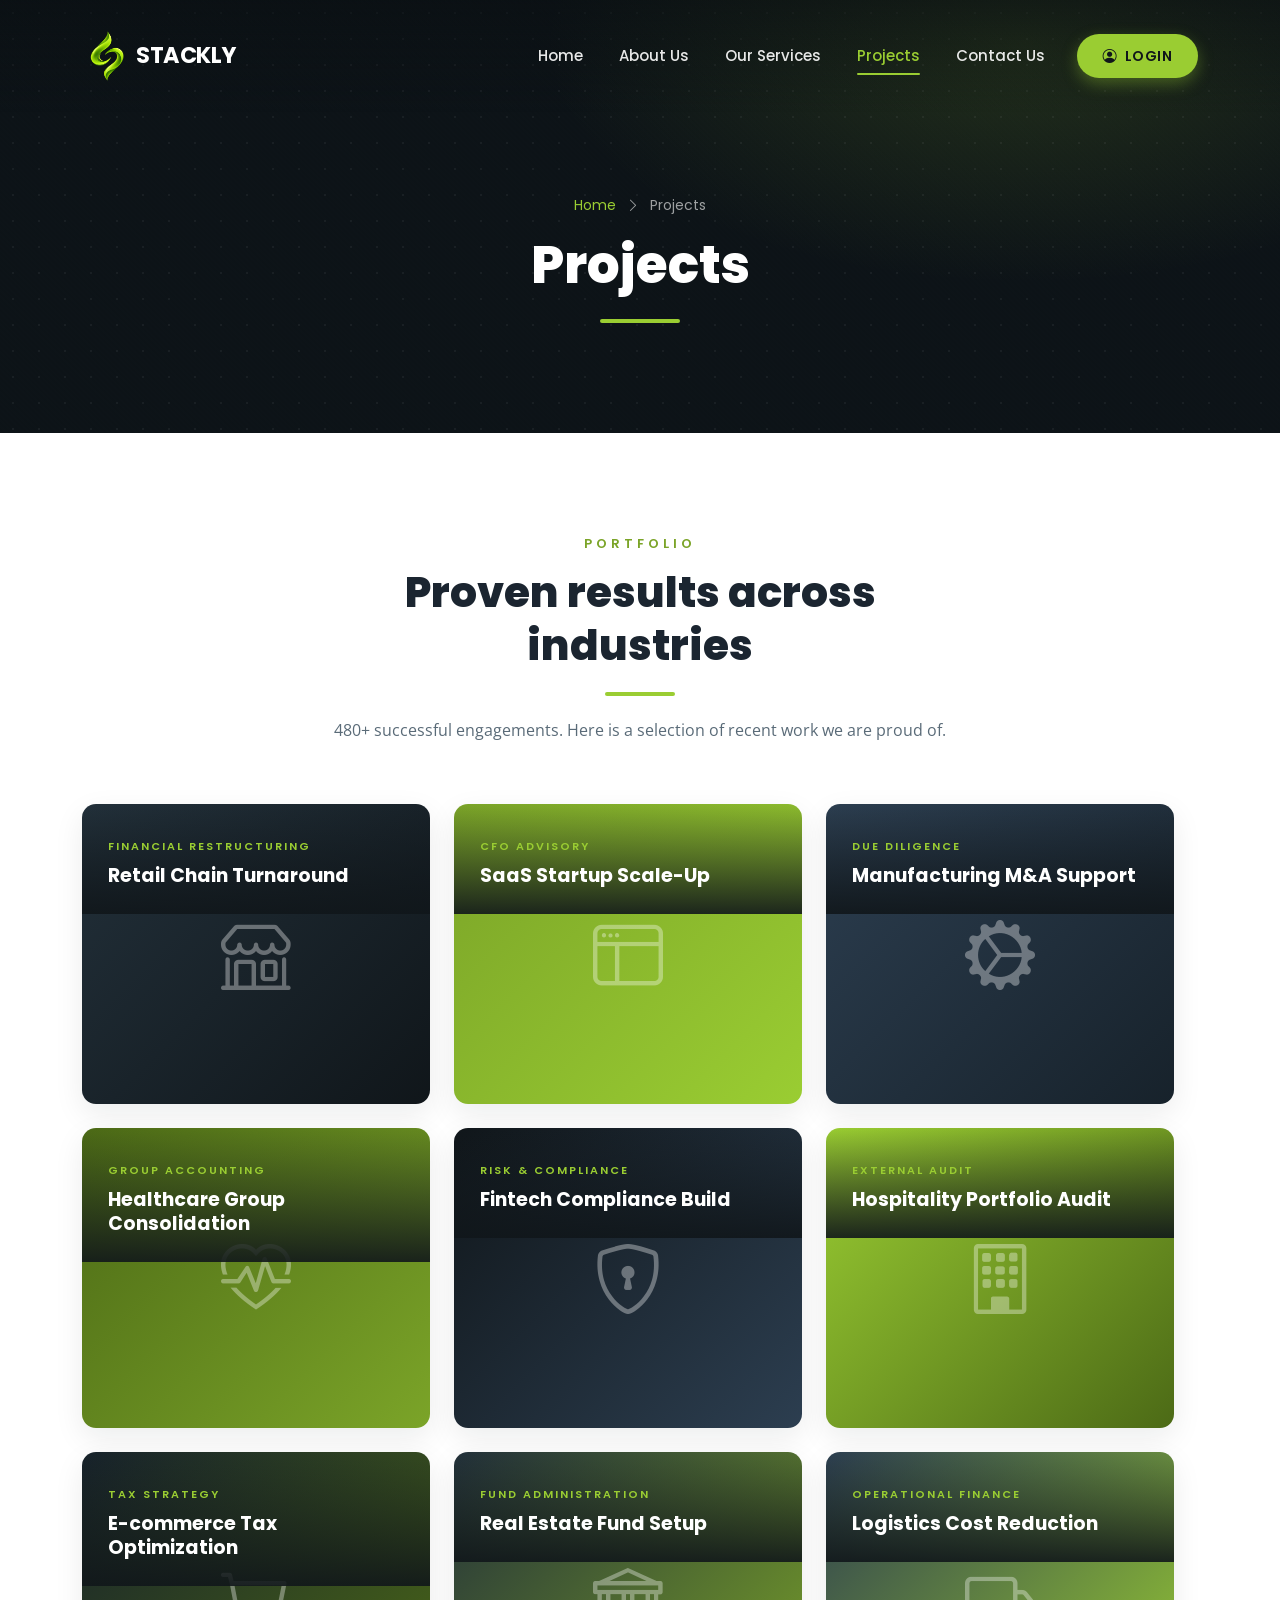
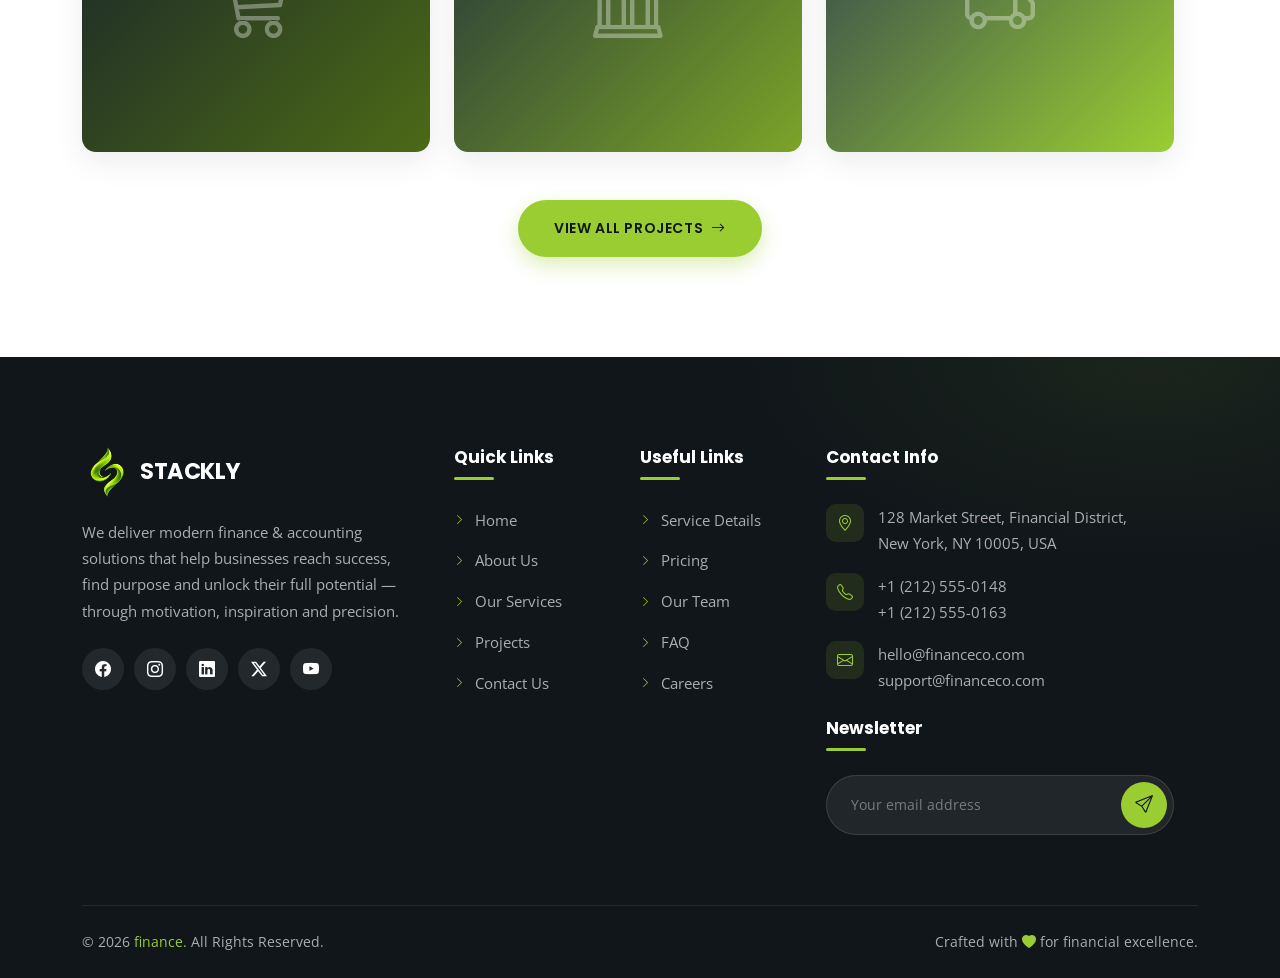
<file: projects.html>
<!DOCTYPE html>
<html lang="en">
<head>
  <meta charset="UTF-8">
  <meta name="viewport" content="width=device-width, initial-scale=1">
  <title>Projects | finance.</title>
  <meta name="description" content="Case studies and successful finance & accounting engagements.">
  <link rel="preconnect" href="https://fonts.googleapis.com">
  <link rel="preconnect" href="https://fonts.gstatic.com" crossorigin>
  <link href="https://fonts.googleapis.com/css2?family=Poppins:wght@400;500;600;700;800&family=Open+Sans:wght@400;500;600&display=swap" rel="stylesheet">
  <link href="https://cdn.jsdelivr.net/npm/bootstrap@5.3.3/dist/css/bootstrap.min.css" rel="stylesheet">
  <link href="https://cdn.jsdelivr.net/npm/bootstrap-icons@1.11.3/font/bootstrap-icons.min.css" rel="stylesheet">
  <link href="assets/css/style.css" rel="stylesheet">
</head>
<body>
<header class="site-header" id="siteHeader">
  <nav class="navbar navbar-expand-lg">
    <div class="container">
<a class="navbar-brand d-flex align-items-center" href="index.html">
    <img src="logo.webp" alt="Company Logo" width="50" height="50" class="me-2">
    <span class="brand-name">STACKLY</span>
</a>      <button class="navbar-toggler" type="button" data-bs-toggle="collapse" data-bs-target="#mainNav" aria-controls="mainNav" aria-expanded="false" aria-label="Toggle navigation"><span class="bar"></span><span class="bar"></span><span class="bar"></span></button>
      <div class="collapse navbar-collapse" id="mainNav">
        <ul class="navbar-nav ms-auto"><li class="nav-item"><a class="nav-link" href="index.html">Home</a></li><li class="nav-item"><a class="nav-link" href="about.html">About Us</a></li><li class="nav-item"><a class="nav-link" href="services.html">Our Services</a></li><li class="nav-item"><a class="nav-link active" href="projects.html">Projects</a><li class="nav-item"><a class="nav-link" href="contact.html">Contact Us</a></li>
          <li class="nav-item"><a class="nav-link nav-login" href="login.html"><i class="bi bi-person-circle me-1"></i> Login</a></li>
        </ul>
      </div>
    </div>
  </nav>
</header><section class="page-hero">
  <div class="container">
    <nav class="crumbs" aria-label="breadcrumb"><a href="index.html">Home</a> <i class="bi bi-chevron-right"></i> <span>Projects</span></nav>
    <h1>Projects</h1>
    <div class="hero-divider"></div>
  </div>
</section>
<section class="section">
  <div class="container">
    <div class="section-head reveal"><span class="eyebrow">Portfolio</span><h2>Proven results across industries</h2><div class="title-bar"></div>
    <p>480+ successful engagements. Here is a selection of recent work we are proud of.</p></div>
    <div class="row g-4">
      <div class="col-lg-4 col-md-6 reveal d1">
        <a href="404.html" class="d-block project-card">
          <div class="p-bg" style="background:linear-gradient(135deg,#22303A,#10161A);display:flex;align-items:center;justify-content:center;"><i class="bi bi-shop" style="font-size:70px;color:rgba(255,255,255,.35);"></i></div>
          <div class="p-body"><small>Financial Restructuring</small><h5>Retail Chain Turnaround</h5></div>
        </a>
      </div>
      <div class="col-lg-4 col-md-6 reveal d2">
        <a href="404.html" class="d-block project-card">
          <div class="p-bg" style="background:linear-gradient(135deg,#7BA428,#9ACD32);display:flex;align-items:center;justify-content:center;"><i class="bi bi-window-sidebar" style="font-size:70px;color:rgba(255,255,255,.35);"></i></div>
          <div class="p-body"><small>CFO Advisory</small><h5>SaaS Startup Scale-Up</h5></div>
        </a>
      </div>
      <div class="col-lg-4 col-md-6 reveal d3">
        <a href="404.html" class="d-block project-card">
          <div class="p-bg" style="background:linear-gradient(135deg,#2C3E50,#17222B);display:flex;align-items:center;justify-content:center;"><i class="bi bi-gear-wide-connected" style="font-size:70px;color:rgba(255,255,255,.35);"></i></div>
          <div class="p-body"><small>Due Diligence</small><h5>Manufacturing M&A Support</h5></div>
        </a>
      </div>
      <div class="col-lg-4 col-md-6 reveal d1">
        <a href="404.html" class="d-block project-card">
          <div class="p-bg" style="background:linear-gradient(135deg,#4C6A16,#7BA428);display:flex;align-items:center;justify-content:center;"><i class="bi bi-heart-pulse" style="font-size:70px;color:rgba(255,255,255,.35);"></i></div>
          <div class="p-body"><small>Group Accounting</small><h5>Healthcare Group Consolidation</h5></div>
        </a>
      </div>
      <div class="col-lg-4 col-md-6 reveal d2">
        <a href="404.html" class="d-block project-card">
          <div class="p-bg" style="background:linear-gradient(135deg,#10161A,#2C3E50);display:flex;align-items:center;justify-content:center;"><i class="bi bi-shield-lock" style="font-size:70px;color:rgba(255,255,255,.35);"></i></div>
          <div class="p-body"><small>Risk & Compliance</small><h5>Fintech Compliance Build</h5></div>
        </a>
      </div>
      <div class="col-lg-4 col-md-6 reveal d3">
        <a href="404.html" class="d-block project-card">
          <div class="p-bg" style="background:linear-gradient(135deg,#9ACD32,#4C6A16);display:flex;align-items:center;justify-content:center;"><i class="bi bi-building" style="font-size:70px;color:rgba(255,255,255,.35);"></i></div>
          <div class="p-body"><small>External Audit</small><h5>Hospitality Portfolio Audit</h5></div>
        </a>
      </div>
      <div class="col-lg-4 col-md-6 reveal d1">
        <a href="404.html" class="d-block project-card">
          <div class="p-bg" style="background:linear-gradient(135deg,#17222B,#4C6A16);display:flex;align-items:center;justify-content:center;"><i class="bi bi-cart3" style="font-size:70px;color:rgba(255,255,255,.35);"></i></div>
          <div class="p-body"><small>Tax Strategy</small><h5>E-commerce Tax Optimization</h5></div>
        </a>
      </div>
      <div class="col-lg-4 col-md-6 reveal d2">
        <a href="404.html" class="d-block project-card">
          <div class="p-bg" style="background:linear-gradient(135deg,#22303A,#7BA428);display:flex;align-items:center;justify-content:center;"><i class="bi bi-bank" style="font-size:70px;color:rgba(255,255,255,.35);"></i></div>
          <div class="p-body"><small>Fund Administration</small><h5>Real Estate Fund Setup</h5></div>
        </a>
      </div>
      <div class="col-lg-4 col-md-6 reveal d3">
        <a href="404.html" class="d-block project-card">
          <div class="p-bg" style="background:linear-gradient(135deg,#2C3E50,#9ACD32);display:flex;align-items:center;justify-content:center;"><i class="bi bi-truck" style="font-size:70px;color:rgba(255,255,255,.35);"></i></div>
          <div class="p-body"><small>Operational Finance</small><h5>Logistics Cost Reduction</h5></div>
        </a>
      </div></div>
    <div class="text-center mt-5 reveal"><a class="btn-green" href="404.html">View All Projects <i class="bi bi-arrow-right"></i></a></div>
  </div>
</section>
<footer class="site-footer">
  <div class="container">
    <div class="row g-5">
      <div class="col-lg-4 col-md-6 reveal">
<a class="footer-brand d-flex align-items-center" href="index.html">
    <img src="logo.webp" alt="Company Logo" width="50" height="50" class="me-2">
    <span class="brand-name">STACKLY</span>
</a>        <p class="footer-about">We deliver modern finance &amp; accounting solutions that help businesses reach success, find purpose and unlock their full potential — through motivation, inspiration and precision.</p>
        <div class="footer-social"><a href="404.html" aria-label="facebook"><i class="bi bi-facebook"></i></a><a href="404.html" aria-label="instagram"><i class="bi bi-instagram"></i></a><a href="404.html" aria-label="linkedin"><i class="bi bi-linkedin"></i></a><a href="404.html" aria-label="twitter-x"><i class="bi bi-twitter-x"></i></a><a href="404.html" aria-label="youtube"><i class="bi bi-youtube"></i></a></div>
      </div>
      <div class="col-lg-2 col-md-6 col-6 reveal d1">
        <h5>Quick Links</h5>
        <ul class="footer-links">
          <li><a href="index.html"><i class="bi bi-chevron-right"></i>Home</a></li>
          <li><a href="about.html"><i class="bi bi-chevron-right"></i>About Us</a></li>
          <li><a href="services.html"><i class="bi bi-chevron-right"></i>Our Services</a></li>
          <li><a href="projects.html"><i class="bi bi-chevron-right"></i>Projects</a></li>
          <!-- <li><a href="blog.html"><i class="bi bi-chevron-right"></i>Blog</a></li> -->
          <li><a href="contact.html"><i class="bi bi-chevron-right"></i>Contact Us</a></li>
        </ul>
      </div>
      <div class="col-lg-2 col-md-6 col-6 reveal d2">
        <h5>Useful Links</h5>
        <ul class="footer-links">
          <li><a href="404.html"><i class="bi bi-chevron-right"></i>Service Details</a></li>
          <li><a href="404.html"><i class="bi bi-chevron-right"></i>Pricing</a></li>
          <li><a href="404.html"><i class="bi bi-chevron-right"></i>Our Team</a></li>
          <li><a href="404.html"><i class="bi bi-chevron-right"></i>FAQ</a></li>
          <li><a href="404.html"><i class="bi bi-chevron-right"></i>Careers</a></li>
        </ul>
      </div>
      <div class="col-lg-4 col-md-6 reveal d3">
        <h5>Contact Info</h5>
        <ul class="footer-contact">
          <li><i class="bi bi-geo-alt"></i><span>128 Market Street, Financial District,<br>New York, NY 10005, USA</span></li>
          <li><i class="bi bi-telephone"></i><span>+1 (212) 555-0148<br>+1 (212) 555-0163</span></li>
          <li><i class="bi bi-envelope"></i><span>hello@financeco.com<br>support@financeco.com</span></li>
        </ul>
        <h5 class="mt-4">Newsletter</h5>
        <form class="newsletter-box" action="404.html"><input type="email" placeholder="Your email address" required aria-label="Email"><button type="submit" aria-label="Subscribe"><i class="bi bi-send"></i></button></form>
      </div>
    </div>
    <div class="footer-bottom">
      <span>&copy; 2026 <a href="404.html">finance.</a> All Rights Reserved.</span>
      <span>Crafted with <i class="bi bi-heart-fill" style="color:var(--green)"></i> for financial excellence.</span>
    </div>
  </div>
</footer>
<button class="back-top" id="backTop" onclick="window.scrollTo({top:0,behavior:'smooth'})" aria-label="Back to top"><i class="bi bi-arrow-up"></i></button>
<script src="https://cdn.jsdelivr.net/npm/bootstrap@5.3.3/dist/js/bootstrap.bundle.min.js"></script>
<script src="assets/js/main.js"></script>
</body>
</html>
</file>
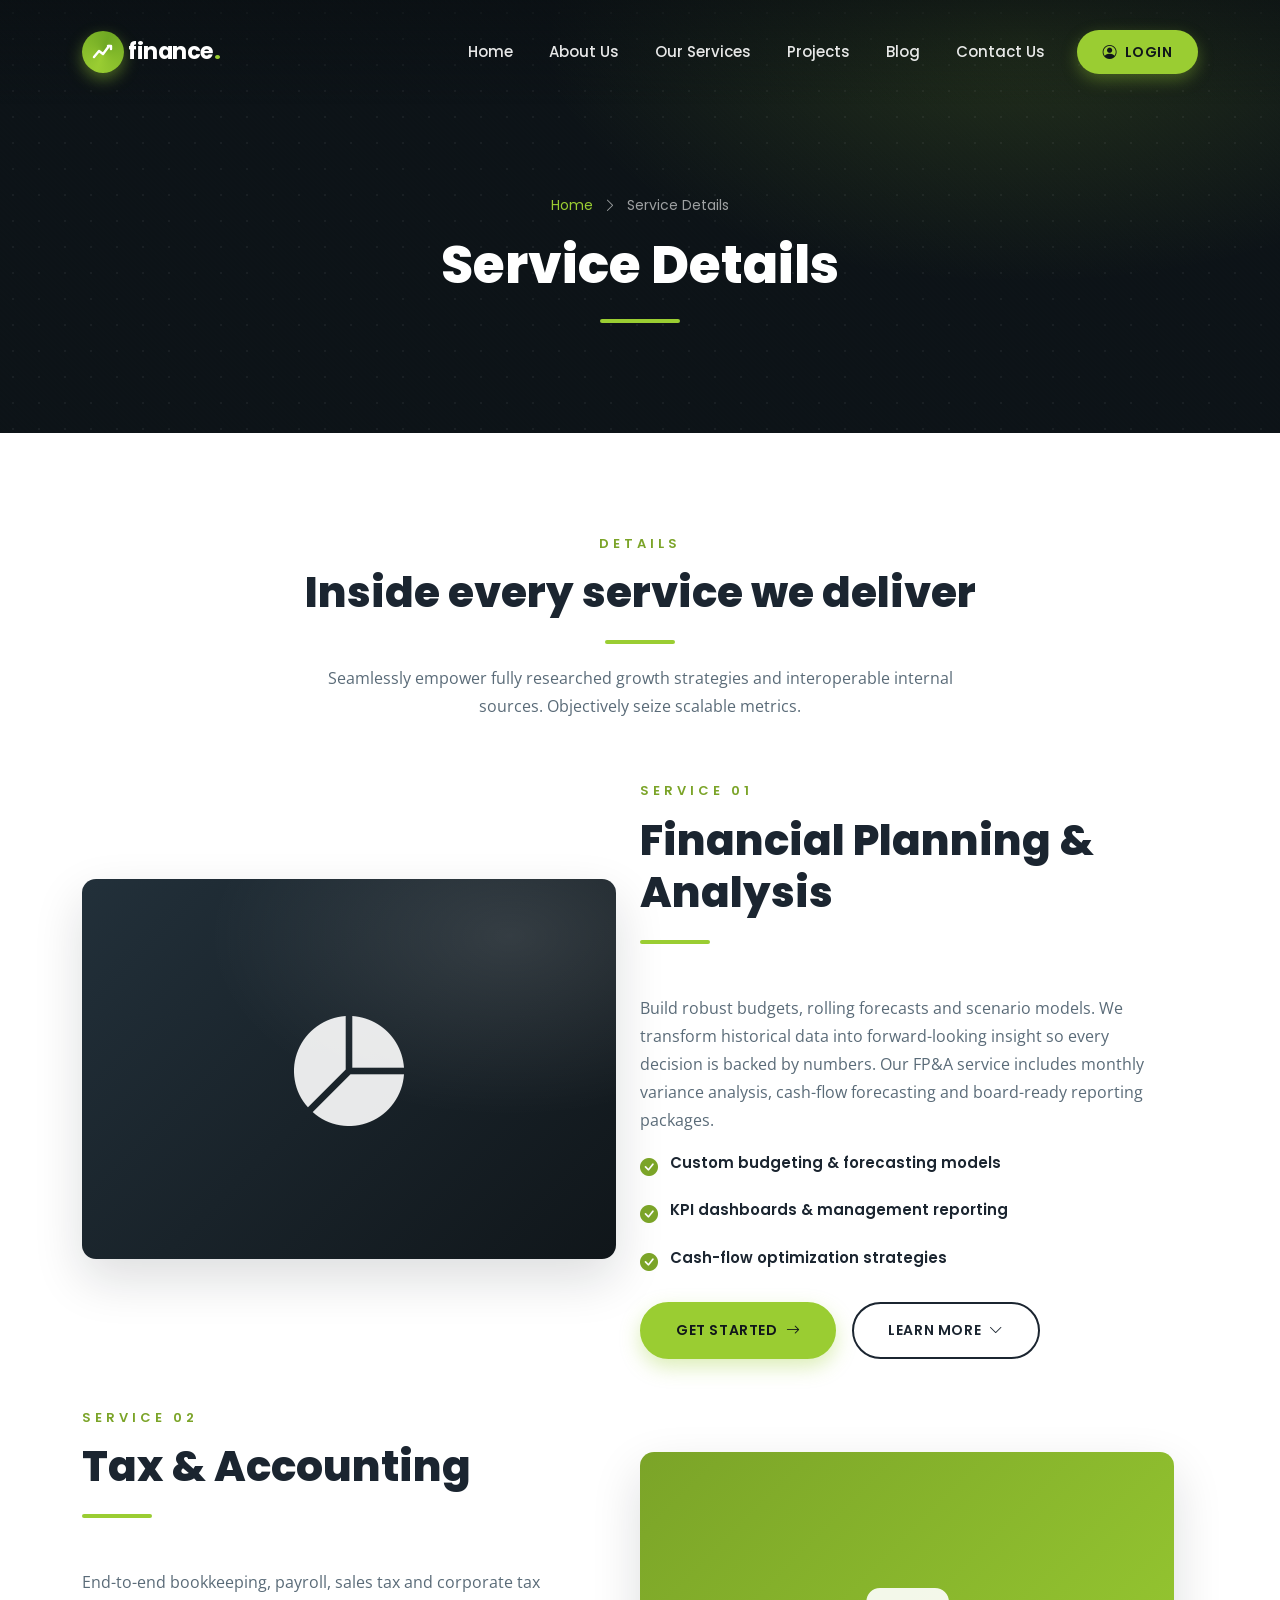
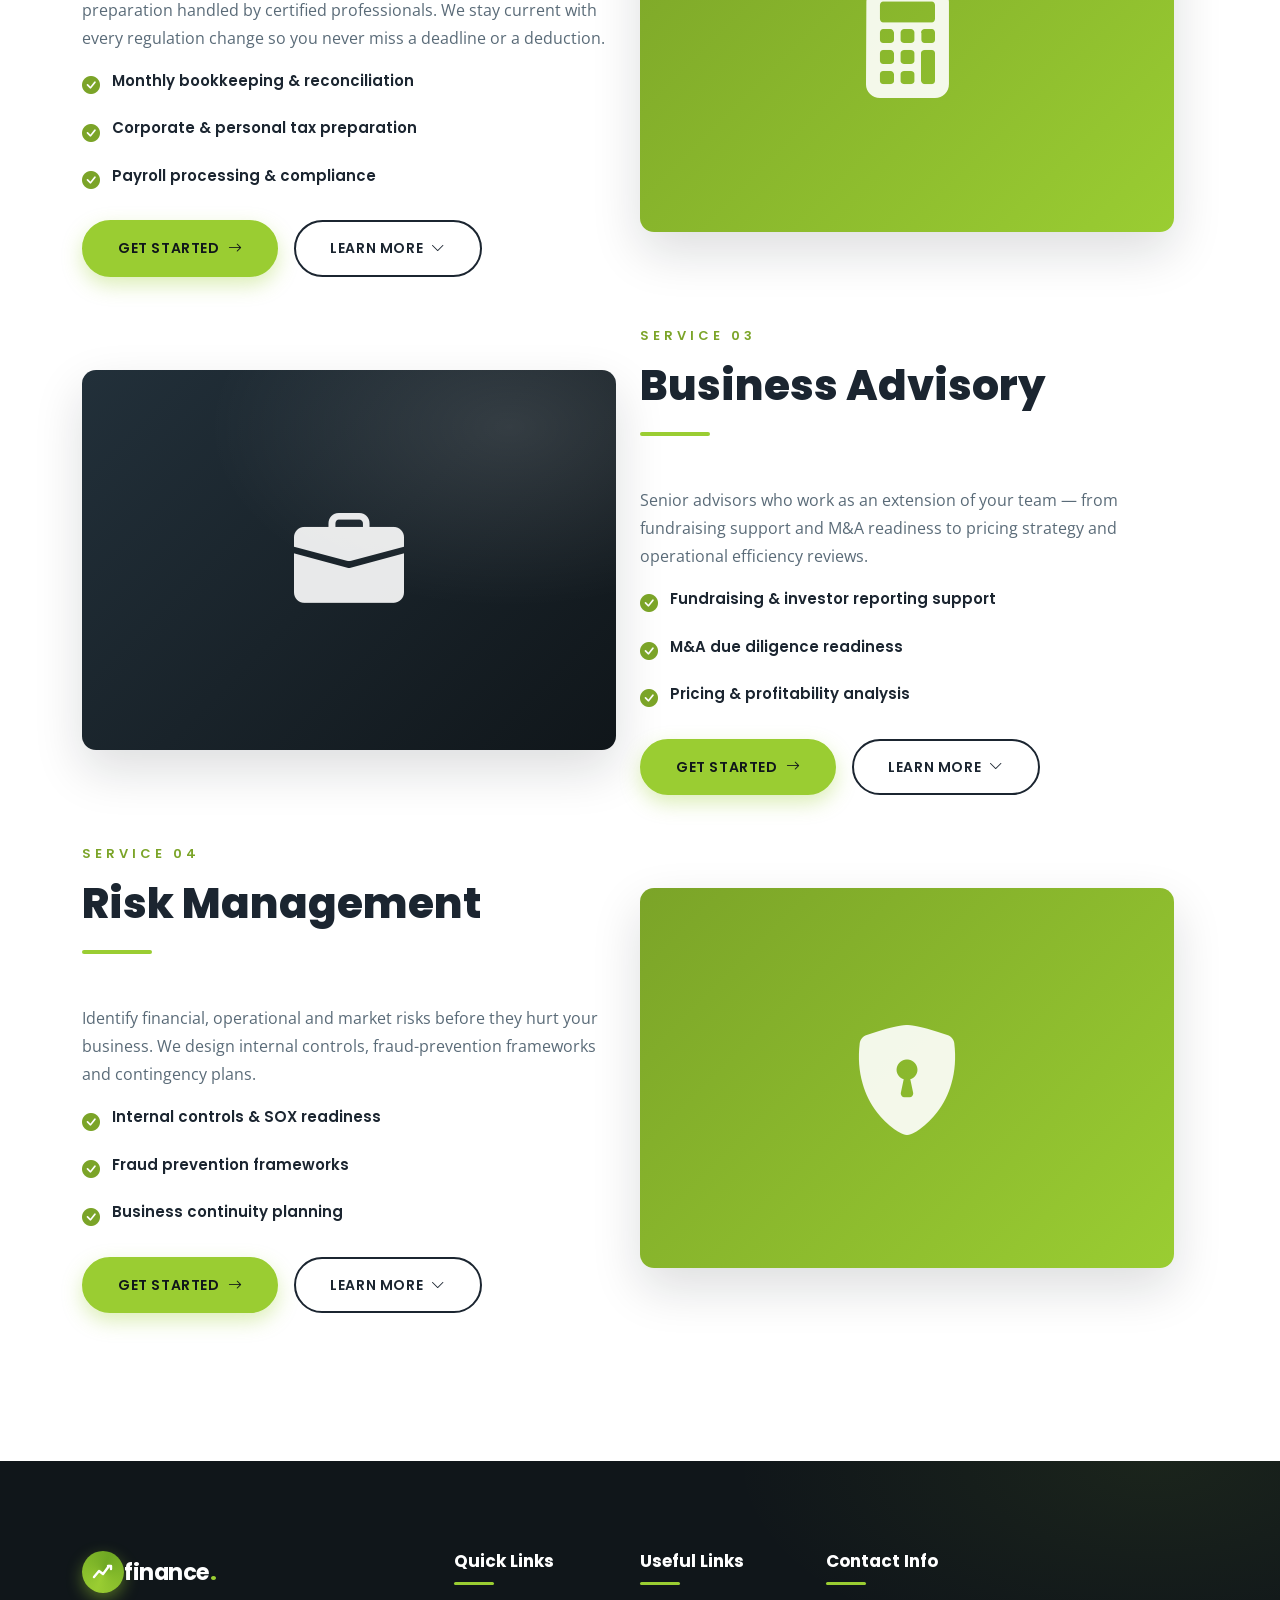
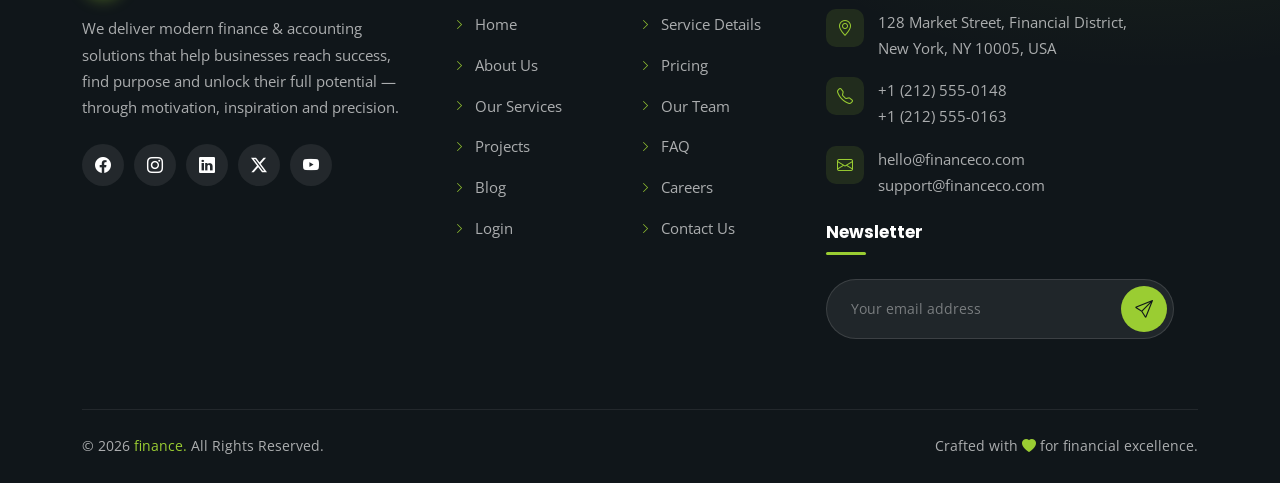
<file: service-details.html>
<!DOCTYPE html>
<html lang="en">
<head>
  <meta charset="UTF-8">
  <meta name="viewport" content="width=device-width, initial-scale=1">
  <title>Service Details | finance.</title>
  <meta name="description" content="Deep dive into finance. services: FP&A, tax & accounting, business advisory and risk management.">
  <link rel="preconnect" href="https://fonts.googleapis.com">
  <link rel="preconnect" href="https://fonts.gstatic.com" crossorigin>
  <link href="https://fonts.googleapis.com/css2?family=Poppins:wght@400;500;600;700;800&family=Open+Sans:wght@400;500;600&display=swap" rel="stylesheet">
  <link href="https://cdn.jsdelivr.net/npm/bootstrap@5.3.3/dist/css/bootstrap.min.css" rel="stylesheet">
  <link href="https://cdn.jsdelivr.net/npm/bootstrap-icons@1.11.3/font/bootstrap-icons.min.css" rel="stylesheet">
  <link href="assets/css/style.css" rel="stylesheet">
</head>
<body>
<header class="site-header" id="siteHeader">
  <nav class="navbar navbar-expand-lg">
    <div class="container">
      <a class="navbar-brand" href="index.html" aria-label="Finance Home"><span class="brand-mark"><svg viewBox="0 0 24 24" fill="none" stroke="currentColor" stroke-width="2.4" stroke-linecap="round" stroke-linejoin="round"><path d="M3 17l5-6 4 3 6-8"/><path d="M17 6h3v3"/></svg></span><span class="brand-name">finance<span>.</span></span></a>
      <button class="navbar-toggler" type="button" data-bs-toggle="collapse" data-bs-target="#mainNav" aria-controls="mainNav" aria-expanded="false" aria-label="Toggle navigation"><span class="bar"></span><span class="bar"></span><span class="bar"></span></button>
      <div class="collapse navbar-collapse" id="mainNav">
        <ul class="navbar-nav ms-auto"><li class="nav-item"><a class="nav-link" href="index.html">Home</a></li><li class="nav-item"><a class="nav-link" href="about.html">About Us</a></li><li class="nav-item"><a class="nav-link" href="services.html">Our Services</a></li><li class="nav-item"><a class="nav-link" href="projects.html">Projects</a></li><li class="nav-item"><a class="nav-link" href="blog.html">Blog</a></li><li class="nav-item"><a class="nav-link" href="contact.html">Contact Us</a></li>
          <li class="nav-item"><a class="nav-link nav-login" href="login.html"><i class="bi bi-person-circle me-1"></i> Login</a></li>
        </ul>
      </div>
    </div>
  </nav>
</header><section class="page-hero">
  <div class="container">
    <nav class="crumbs" aria-label="breadcrumb"><a href="index.html">Home</a> <i class="bi bi-chevron-right"></i> <span>Service Details</span></nav>
    <h1>Service Details</h1>
    <div class="hero-divider"></div>
  </div>
</section>
<section class="section"><div class="container">
  <div class="section-head reveal"><span class="eyebrow">Details</span><h2>Inside every service we deliver</h2><div class="title-bar"></div>
  <p>Seamlessly empower fully researched growth strategies and interoperable internal sources. Objectively seize scalable metrics.</p></div>
  <div class="row align-items-center g-5 mb-5"><div class="col-lg-6 reveal"><div class="media-visual"><i class="bi bi-pie-chart-fill big-icon"></i></div></div><div class="col-lg-6 reveal d1">
        <div class="section-head left"><span class="eyebrow">Service 01</span><h2>Financial Planning & Analysis</h2><div class="title-bar"></div></div>
        <p>Build robust budgets, rolling forecasts and scenario models. We transform historical data into forward-looking insight so every decision is backed by numbers. Our FP&amp;A service includes monthly variance analysis, cash-flow forecasting and board-ready reporting packages.</p><ul class="check-list mt-3"><li><i class="bi bi-check-circle-fill"></i> Custom budgeting & forecasting models</li><li><i class="bi bi-check-circle-fill"></i> KPI dashboards & management reporting</li><li><i class="bi bi-check-circle-fill"></i> Cash-flow optimization strategies</li></ul>
        <div class="d-flex gap-3 flex-wrap mt-4">
          <a class="btn-green" href="404.html">Get Started <i class="bi bi-arrow-right"></i></a>
          <a class="btn-outline" href="404.html">Learn More <i class="bi bi-chevron-down"></i></a>
        </div></div></div><div class="row align-items-center g-5 mb-5"><div class="col-lg-6 reveal d1">
        <div class="section-head left"><span class="eyebrow">Service 02</span><h2>Tax & Accounting</h2><div class="title-bar"></div></div>
        <p>End-to-end bookkeeping, payroll, sales tax and corporate tax preparation handled by certified professionals. We stay current with every regulation change so you never miss a deadline or a deduction.</p><ul class="check-list mt-3"><li><i class="bi bi-check-circle-fill"></i> Monthly bookkeeping & reconciliation</li><li><i class="bi bi-check-circle-fill"></i> Corporate & personal tax preparation</li><li><i class="bi bi-check-circle-fill"></i> Payroll processing & compliance</li></ul>
        <div class="d-flex gap-3 flex-wrap mt-4">
          <a class="btn-green" href="404.html">Get Started <i class="bi bi-arrow-right"></i></a>
          <a class="btn-outline" href="404.html">Learn More <i class="bi bi-chevron-down"></i></a>
        </div></div><div class="col-lg-6 reveal"><div class="media-visual green"><i class="bi bi-calculator-fill big-icon"></i></div></div></div><div class="row align-items-center g-5 mb-5"><div class="col-lg-6 reveal"><div class="media-visual"><i class="bi bi-briefcase-fill big-icon"></i></div></div><div class="col-lg-6 reveal d1">
        <div class="section-head left"><span class="eyebrow">Service 03</span><h2>Business Advisory</h2><div class="title-bar"></div></div>
        <p>Senior advisors who work as an extension of your team — from fundraising support and M&amp;A readiness to pricing strategy and operational efficiency reviews.</p><ul class="check-list mt-3"><li><i class="bi bi-check-circle-fill"></i> Fundraising & investor reporting support</li><li><i class="bi bi-check-circle-fill"></i> M&A due diligence readiness</li><li><i class="bi bi-check-circle-fill"></i> Pricing & profitability analysis</li></ul>
        <div class="d-flex gap-3 flex-wrap mt-4">
          <a class="btn-green" href="404.html">Get Started <i class="bi bi-arrow-right"></i></a>
          <a class="btn-outline" href="404.html">Learn More <i class="bi bi-chevron-down"></i></a>
        </div></div></div><div class="row align-items-center g-5 mb-5"><div class="col-lg-6 reveal d1">
        <div class="section-head left"><span class="eyebrow">Service 04</span><h2>Risk Management</h2><div class="title-bar"></div></div>
        <p>Identify financial, operational and market risks before they hurt your business. We design internal controls, fraud-prevention frameworks and contingency plans.</p><ul class="check-list mt-3"><li><i class="bi bi-check-circle-fill"></i> Internal controls & SOX readiness</li><li><i class="bi bi-check-circle-fill"></i> Fraud prevention frameworks</li><li><i class="bi bi-check-circle-fill"></i> Business continuity planning</li></ul>
        <div class="d-flex gap-3 flex-wrap mt-4">
          <a class="btn-green" href="404.html">Get Started <i class="bi bi-arrow-right"></i></a>
          <a class="btn-outline" href="404.html">Learn More <i class="bi bi-chevron-down"></i></a>
        </div></div><div class="col-lg-6 reveal"><div class="media-visual green"><i class="bi bi-shield-lock-fill big-icon"></i></div></div></div>
</div></section>
<footer class="site-footer">
  <div class="container">
    <div class="row g-5">
      <div class="col-lg-4 col-md-6 reveal">
        <a class="footer-brand" href="index.html"><span class="brand-mark"><svg viewBox="0 0 24 24" fill="none" stroke="currentColor" stroke-width="2.4" stroke-linecap="round" stroke-linejoin="round"><path d="M3 17l5-6 4 3 6-8"/><path d="M17 6h3v3"/></svg></span><span class="brand-name">finance<span>.</span></span></a>
        <p class="footer-about">We deliver modern finance &amp; accounting solutions that help businesses reach success, find purpose and unlock their full potential — through motivation, inspiration and precision.</p>
        <div class="footer-social"><a href="404.html" aria-label="facebook"><i class="bi bi-facebook"></i></a><a href="404.html" aria-label="instagram"><i class="bi bi-instagram"></i></a><a href="404.html" aria-label="linkedin"><i class="bi bi-linkedin"></i></a><a href="404.html" aria-label="twitter-x"><i class="bi bi-twitter-x"></i></a><a href="404.html" aria-label="youtube"><i class="bi bi-youtube"></i></a></div>
      </div>
      <div class="col-lg-2 col-md-6 col-6 reveal d1">
        <h5>Quick Links</h5>
        <ul class="footer-links">
          <li><a href="index.html"><i class="bi bi-chevron-right"></i>Home</a></li>
          <li><a href="about.html"><i class="bi bi-chevron-right"></i>About Us</a></li>
          <li><a href="services.html"><i class="bi bi-chevron-right"></i>Our Services</a></li>
          <li><a href="projects.html"><i class="bi bi-chevron-right"></i>Projects</a></li>
          <li><a href="blog.html"><i class="bi bi-chevron-right"></i>Blog</a></li>
          <li><a href="login.html"><i class="bi bi-chevron-right"></i>Login</a></li>
        </ul>
      </div>
      <div class="col-lg-2 col-md-6 col-6 reveal d2">
        <h5>Useful Links</h5>
        <ul class="footer-links">
          <li><a href="service-details.html"><i class="bi bi-chevron-right"></i>Service Details</a></li>
          <li><a href="pricing.html"><i class="bi bi-chevron-right"></i>Pricing</a></li>
          <li><a href="team.html"><i class="bi bi-chevron-right"></i>Our Team</a></li>
          <li><a href="faq.html"><i class="bi bi-chevron-right"></i>FAQ</a></li>
          <li><a href="career.html"><i class="bi bi-chevron-right"></i>Careers</a></li>
          <li><a href="contact.html"><i class="bi bi-chevron-right"></i>Contact Us</a></li>
        </ul>
      </div>
      <div class="col-lg-4 col-md-6 reveal d3">
        <h5>Contact Info</h5>
        <ul class="footer-contact">
          <li><i class="bi bi-geo-alt"></i><span>128 Market Street, Financial District,<br>New York, NY 10005, USA</span></li>
          <li><i class="bi bi-telephone"></i><span>+1 (212) 555-0148<br>+1 (212) 555-0163</span></li>
          <li><i class="bi bi-envelope"></i><span>hello@financeco.com<br>support@financeco.com</span></li>
        </ul>
        <h5 class="mt-4">Newsletter</h5>
        <form class="newsletter-box" action="404.html"><input type="email" placeholder="Your email address" required aria-label="Email"><button type="submit" aria-label="Subscribe"><i class="bi bi-send"></i></button></form>
      </div>
    </div>
    <div class="footer-bottom">
      <span>&copy; 2026 <a href="index.html">finance.</a> All Rights Reserved.</span>
      <span>Crafted with <i class="bi bi-heart-fill" style="color:var(--green)"></i> for financial excellence.</span>
    </div>
  </div>
</footer>
<button class="back-top" id="backTop" onclick="window.scrollTo({top:0,behavior:'smooth'})" aria-label="Back to top"><i class="bi bi-arrow-up"></i></button>
<script src="https://cdn.jsdelivr.net/npm/bootstrap@5.3.3/dist/js/bootstrap.bundle.min.js"></script>
<script src="assets/js/main.js"></script>
</body>
</html>
</file>
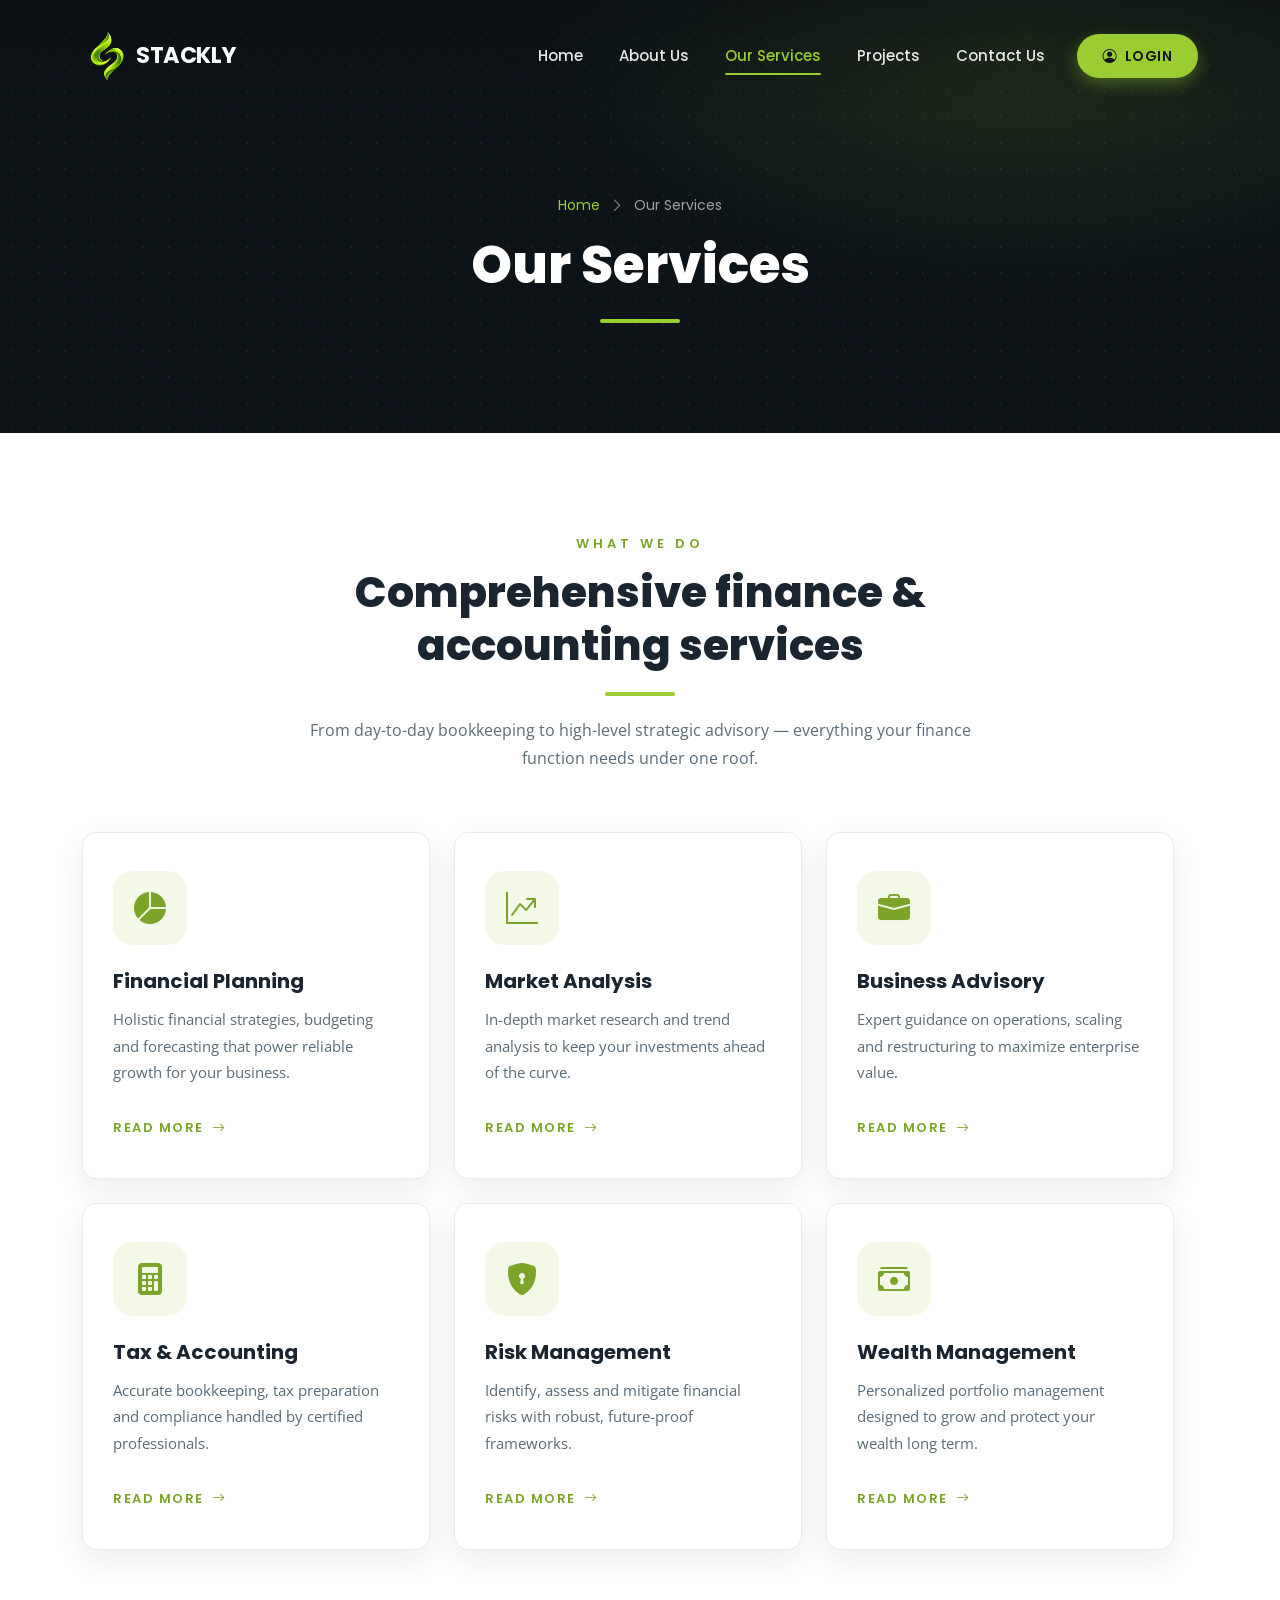
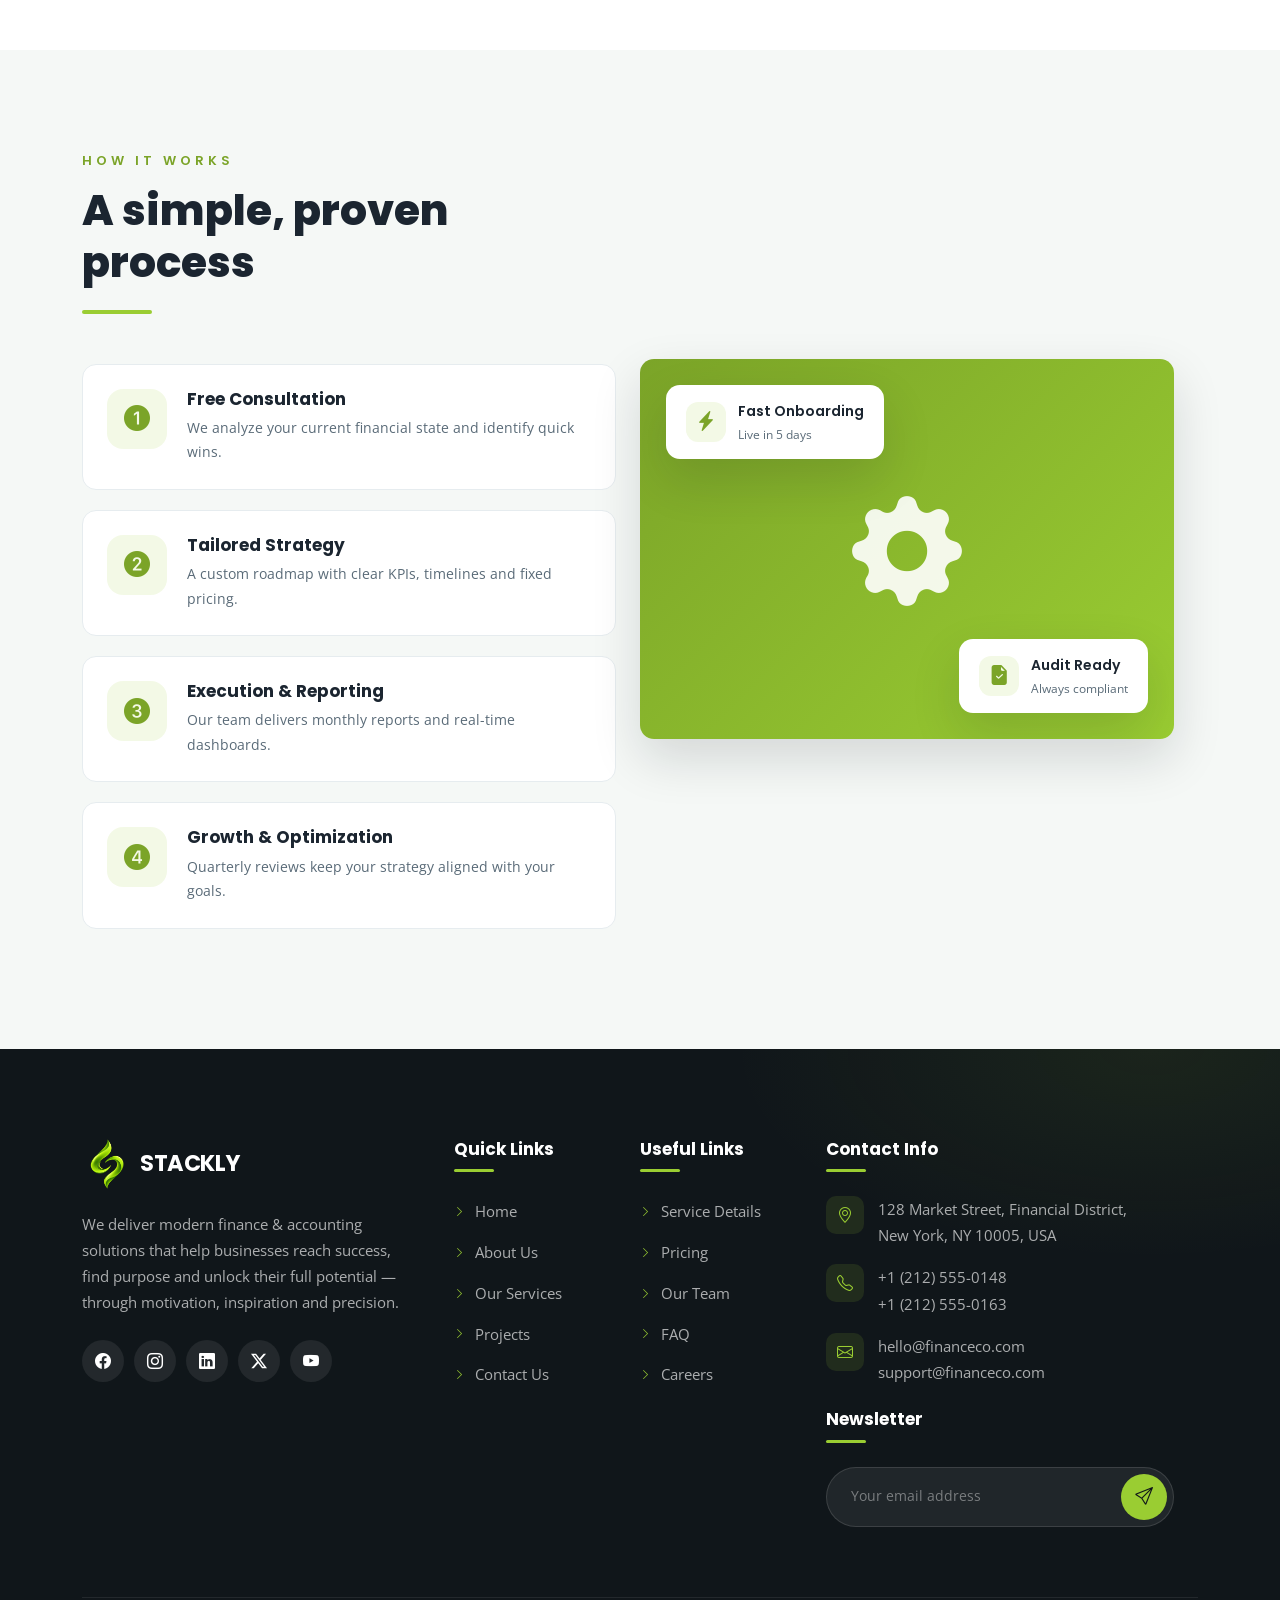
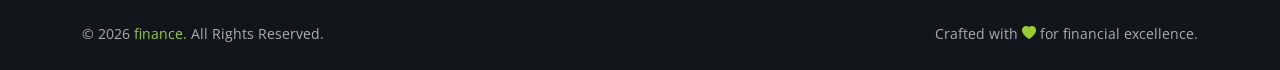
<file: services.html>
<!DOCTYPE html>
<html lang="en">
<head>
  <meta charset="UTF-8">
  <meta name="viewport" content="width=device-width, initial-scale=1">
  <title>Our Services | finance.</title>
  <meta name="description" content="Financial planning, tax & accounting, business advisory, risk management and wealth management services.">
  <link rel="preconnect" href="https://fonts.googleapis.com">
  <link rel="preconnect" href="https://fonts.gstatic.com" crossorigin>
  <link href="https://fonts.googleapis.com/css2?family=Poppins:wght@400;500;600;700;800&family=Open+Sans:wght@400;500;600&display=swap" rel="stylesheet">
  <link href="https://cdn.jsdelivr.net/npm/bootstrap@5.3.3/dist/css/bootstrap.min.css" rel="stylesheet">
  <link href="https://cdn.jsdelivr.net/npm/bootstrap-icons@1.11.3/font/bootstrap-icons.min.css" rel="stylesheet">
  <link href="assets/css/style.css" rel="stylesheet">
</head>
<body>
<header class="site-header" id="siteHeader">
  <nav class="navbar navbar-expand-lg">
    <div class="container">
<a class="navbar-brand d-flex align-items-center" href="index.html">
    <img src="logo.webp" alt="Company Logo" width="50" height="50" class="me-2">
    <span class="brand-name">STACKLY</span>
</a>      <button class="navbar-toggler" type="button" data-bs-toggle="collapse" data-bs-target="#mainNav" aria-controls="mainNav" aria-expanded="false" aria-label="Toggle navigation"><span class="bar"></span><span class="bar"></span><span class="bar"></span></button>
      <div class="collapse navbar-collapse" id="mainNav">
        <ul class="navbar-nav ms-auto"><li class="nav-item"><a class="nav-link" href="index.html">Home</a></li><li class="nav-item"><a class="nav-link" href="about.html">About Us</a></li><li class="nav-item"><a class="nav-link active" href="services.html">Our Services</a></li><li class="nav-item"><a class="nav-link" href="projects.html">Projects</a><li class="nav-item"><a class="nav-link" href="contact.html">Contact Us</a></li>
          <li class="nav-item"><a class="nav-link nav-login" href="login.html"><i class="bi bi-person-circle me-1"></i> Login</a></li>
        </ul>
      </div>
    </div>
  </nav>
</header><section class="page-hero">
  <div class="container">
    <nav class="crumbs" aria-label="breadcrumb"><a href="index.html">Home</a> <i class="bi bi-chevron-right"></i> <span>Our Services</span></nav>
    <h1>Our Services</h1>
    <div class="hero-divider"></div>
  </div>
</section>
<section class="section">
  <div class="container">
    <div class="section-head reveal"><span class="eyebrow">What We Do</span><h2>Comprehensive finance &amp; accounting services</h2><div class="title-bar"></div>
    <p>From day-to-day bookkeeping to high-level strategic advisory — everything your finance function needs under one roof.</p></div>
    <div class="row g-4">
      <div class="col-lg-4 col-md-6 reveal d1">
        <div class="feature-card">
          <div class="icon-circle"><i class="bi bi-pie-chart-fill"></i></div>
          <h4>Financial Planning</h4><p>Holistic financial strategies, budgeting and forecasting that power reliable growth for your business.</p>
          <a class="link-more" href="404.html">Read More <i class="bi bi-arrow-right"></i></a>
        </div>
      </div>
      <div class="col-lg-4 col-md-6 reveal d2">
        <div class="feature-card">
          <div class="icon-circle"><i class="bi bi-graph-up-arrow"></i></div>
          <h4>Market Analysis</h4><p>In-depth market research and trend analysis to keep your investments ahead of the curve.</p>
          <a class="link-more" href="404.html">Read More <i class="bi bi-arrow-right"></i></a>
        </div>
      </div>
      <div class="col-lg-4 col-md-6 reveal d3">
        <div class="feature-card">
          <div class="icon-circle"><i class="bi bi-briefcase-fill"></i></div>
          <h4>Business Advisory</h4><p>Expert guidance on operations, scaling and restructuring to maximize enterprise value.</p>
          <a class="link-more" href="404.html">Read More <i class="bi bi-arrow-right"></i></a>
        </div>
      </div>
      <div class="col-lg-4 col-md-6 reveal d1">
        <div class="feature-card">
          <div class="icon-circle"><i class="bi bi-calculator-fill"></i></div>
          <h4>Tax & Accounting</h4><p>Accurate bookkeeping, tax preparation and compliance handled by certified professionals.</p>
          <a class="link-more" href="404.html">Read More <i class="bi bi-arrow-right"></i></a>
        </div>
      </div>
      <div class="col-lg-4 col-md-6 reveal d2">
        <div class="feature-card">
          <div class="icon-circle"><i class="bi bi-shield-lock-fill"></i></div>
          <h4>Risk Management</h4><p>Identify, assess and mitigate financial risks with robust, future-proof frameworks.</p>
          <a class="link-more" href="404.html">Read More <i class="bi bi-arrow-right"></i></a>
        </div>
      </div>
      <div class="col-lg-4 col-md-6 reveal d3">
        <div class="feature-card">
          <div class="icon-circle"><i class="bi bi-cash-stack"></i></div>
          <h4>Wealth Management</h4><p>Personalized portfolio management designed to grow and protect your wealth long term.</p>
          <a class="link-more" href="404.html">Read More <i class="bi bi-arrow-right"></i></a>
        </div>
      </div></div>
  </div>
</section>
<section class="section section-soft">
  <div class="container"><div class="row align-items-center g-5">
    <div class="col-lg-6 reveal">
      <div class="section-head left"><span class="eyebrow">How It Works</span><h2>A simple, proven process</h2><div class="title-bar"></div></div>
      <div class="why-item mt-4"><div class="icon-circle"><i class="bi bi-1-circle-fill"></i></div><div><h5>Free Consultation</h5><p>We analyze your current financial state and identify quick wins.</p></div></div>
      <div class="why-item"><div class="icon-circle"><i class="bi bi-2-circle-fill"></i></div><div><h5>Tailored Strategy</h5><p>A custom roadmap with clear KPIs, timelines and fixed pricing.</p></div></div>
      <div class="why-item"><div class="icon-circle"><i class="bi bi-3-circle-fill"></i></div><div><h5>Execution &amp; Reporting</h5><p>Our team delivers monthly reports and real-time dashboards.</p></div></div>
      <div class="why-item"><div class="icon-circle"><i class="bi bi-4-circle-fill"></i></div><div><h5>Growth &amp; Optimization</h5><p>Quarterly reviews keep your strategy aligned with your goals.</p></div></div>
    </div>
    <div class="col-lg-6 reveal d1">
      <div class="media-visual green"><i class="bi bi-gear-fill big-icon"></i>
        <div class="badge-float bf-1"><span class="ic"><i class="bi bi-lightning-charge-fill"></i></span><span>Fast Onboarding<small>Live in 5 days</small></span></div>
        <div class="badge-float bf-2"><span class="ic"><i class="bi bi-file-earmark-check-fill"></i></span><span>Audit Ready<small>Always compliant</small></span></div>
      </div>
    </div>
  </div></div>
</section>
<footer class="site-footer">
  <div class="container">
    <div class="row g-5">
      <div class="col-lg-4 col-md-6 reveal">
<a class="footer-brand d-flex align-items-center" href="index.html">
    <img src="logo.webp" alt="Company Logo" width="50" height="50" class="me-2">
    <span class="brand-name">STACKLY</span>
</a>        <p class="footer-about">We deliver modern finance &amp; accounting solutions that help businesses reach success, find purpose and unlock their full potential — through motivation, inspiration and precision.</p>
        <div class="footer-social"><a href="404.html" aria-label="facebook"><i class="bi bi-facebook"></i></a><a href="404.html" aria-label="instagram"><i class="bi bi-instagram"></i></a><a href="404.html" aria-label="linkedin"><i class="bi bi-linkedin"></i></a><a href="404.html" aria-label="twitter-x"><i class="bi bi-twitter-x"></i></a><a href="404.html" aria-label="youtube"><i class="bi bi-youtube"></i></a></div>
      </div>
      <div class="col-lg-2 col-md-6 col-6 reveal d1">
        <h5>Quick Links</h5>
        <ul class="footer-links">
          <li><a href="index.html"><i class="bi bi-chevron-right"></i>Home</a></li>
          <li><a href="about.html"><i class="bi bi-chevron-right"></i>About Us</a></li>
          <li><a href="services.html"><i class="bi bi-chevron-right"></i>Our Services</a></li>
          <li><a href="projects.html"><i class="bi bi-chevron-right"></i>Projects</a></li>
          <!-- <li><a href="blog.html"><i class="bi bi-chevron-right"></i>Blog</a></li> -->
          <li><a href="contact.html"><i class="bi bi-chevron-right"></i>Contact Us</a></li>
        </ul>
      </div>
      <div class="col-lg-2 col-md-6 col-6 reveal d2">
        <h5>Useful Links</h5>
        <ul class="footer-links">
          <li><a href="404.html"><i class="bi bi-chevron-right"></i>Service Details</a></li>
          <li><a href="404.html"><i class="bi bi-chevron-right"></i>Pricing</a></li>
          <li><a href="404.html"><i class="bi bi-chevron-right"></i>Our Team</a></li>
          <li><a href="404.html"><i class="bi bi-chevron-right"></i>FAQ</a></li>
          <li><a href="404.html"><i class="bi bi-chevron-right"></i>Careers</a></li>
        </ul>
      </div>
      <div class="col-lg-4 col-md-6 reveal d3">
        <h5>Contact Info</h5>
        <ul class="footer-contact">
          <li><i class="bi bi-geo-alt"></i><span>128 Market Street, Financial District,<br>New York, NY 10005, USA</span></li>
          <li><i class="bi bi-telephone"></i><span>+1 (212) 555-0148<br>+1 (212) 555-0163</span></li>
          <li><i class="bi bi-envelope"></i><span>hello@financeco.com<br>support@financeco.com</span></li>
        </ul>
        <h5 class="mt-4">Newsletter</h5>
        <form class="newsletter-box" action="404.html"><input type="email" placeholder="Your email address" required aria-label="Email"><button type="submit" aria-label="Subscribe"><i class="bi bi-send"></i></button></form>
      </div>
    </div>
    <div class="footer-bottom">
      <span>&copy; 2026 <a href="404.html">finance.</a> All Rights Reserved.</span>
      <span>Crafted with <i class="bi bi-heart-fill" style="color:var(--green)"></i> for financial excellence.</span>
    </div>
  </div>
</footer>
<button class="back-top" id="backTop" onclick="window.scrollTo({top:0,behavior:'smooth'})" aria-label="Back to top"><i class="bi bi-arrow-up"></i></button>
<script src="https://cdn.jsdelivr.net/npm/bootstrap@5.3.3/dist/js/bootstrap.bundle.min.js"></script>
<script src="assets/js/main.js"></script>
</body>
</html>
</file>
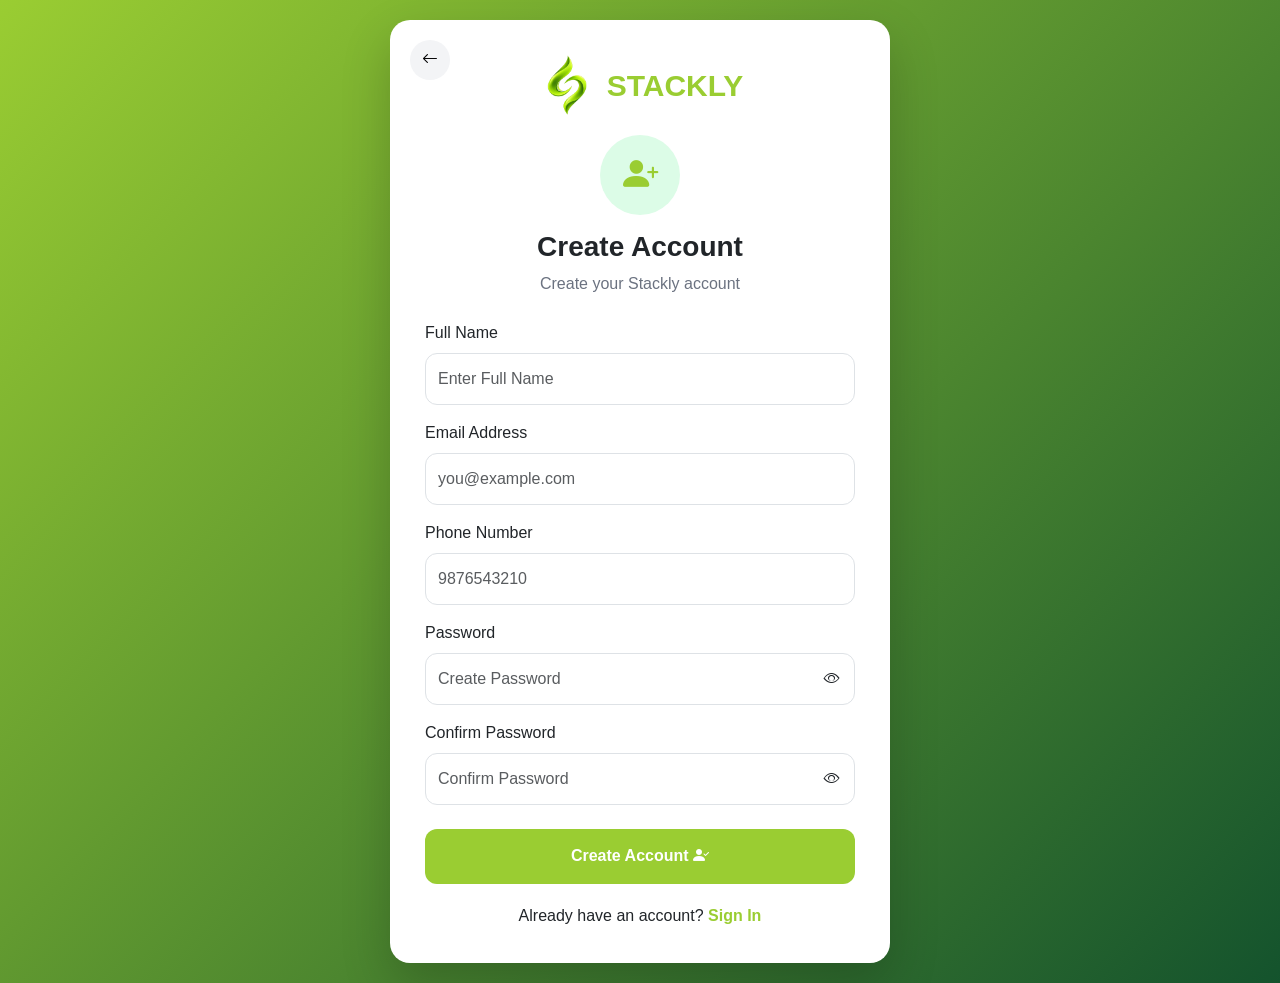
<file: sig.html>
<!DOCTYPE html>
<html lang="en">
<head>
<meta charset="UTF-8">
<meta name="viewport" content="width=device-width, initial-scale=1.0">
<title>Create Account | STACKLY</title>

<link href="https://cdn.jsdelivr.net/npm/bootstrap@5.3.3/dist/css/bootstrap.min.css" rel="stylesheet">
<link href="https://cdn.jsdelivr.net/npm/bootstrap-icons@1.11.3/font/bootstrap-icons.min.css" rel="stylesheet">

<style>
*{
margin:0;
padding:0;
box-sizing:border-box;
font-family:'Poppins',sans-serif;
}

body{
min-height:100vh;
background:linear-gradient(135deg,#9ACD32,#14532d);
display:flex;
align-items:center;
justify-content:center;
padding:20px;
}

.register-card{
width:100%;
max-width:500px;
background:#fff;
border-radius:20px;
padding:35px;
box-shadow:0 20px 50px rgba(0,0,0,.2);
position:relative;
}

.btn-back{
position:absolute;
left:20px;
top:20px;
border:none;
background:#f3f4f6;
width:40px;
height:40px;
border-radius:50%;
cursor:pointer;
}

.logo-wrap{
text-align:center;
margin-bottom:20px;
}

.logo-link{
display:flex;
align-items:center;
justify-content:center;
gap:10px;
text-decoration:none;
}

.logo-link img{
width:60px;
height:60px;
object-fit:contain;
}

.logo-text{
font-size:30px;
font-weight:800;
color:#9ACD32;
}

.icon-box{
width:80px;
height:80px;
margin:auto;
border-radius:50%;
background:#dcfce7;
display:flex;
align-items:center;
justify-content:center;
font-size:35px;
color:#9ACD32;
margin-bottom:15px;
}

h3{
text-align:center;
font-weight:700;
}

.sub{
text-align:center;
color:#6b7280;
margin-bottom:25px;
}

.form-control{
height:52px;
border-radius:12px;
}

.btn-register{
height:55px;
border:none;
width:100%;
border-radius:12px;
background:#9ACD32;
color:#fff;
font-weight:600;
}

.btn-register:hover{
background:#9ACD32;
}

.bottom-link{
text-align:center;
margin-top:20px;
}

.bottom-link a{
text-decoration:none;
font-weight:600;
color:#9ACD32;
}

.error{
color:red;
font-size:13px;
margin-top:4px;
}

.password-box{
position:relative;
}

.password-toggle{
position:absolute;
right:15px;
top:50%;
transform:translateY(-50%);
cursor:pointer;
}

@media(max-width:576px){

.register-card{
padding:25px;
}

.logo-text{
font-size:24px;
}

}
input[type="password"]::-ms-reveal,
input[type="password"]::-ms-clear {
    display: none;
}
</style>
</head>

<body>

<div class="register-card">

<button class="btn-back" onclick="history.back()">
<i class="bi bi-arrow-left"></i>
</button>

<div class="logo-wrap">
<a href="index.html" class="logo-link">
<img src="logo.webp" alt="Logo">
<span class="logo-text">STACKLY</span>
</a>
</div>

<div class="icon-box">
<i class="bi bi-person-plus-fill"></i>
</div>

<h3>Create Account</h3>
<p class="sub">Create your Stackly account</p>

<form id="registerForm">

<div class="mb-3">
<label class="form-label">Full Name</label>
<input type="text" class="form-control" id="name" placeholder="Enter Full Name">
<div id="nameError" class="error"></div>
</div>

<div class="mb-3">
<label class="form-label">Email Address</label>
<input type="email" class="form-control" id="email" placeholder="you@example.com">
<div id="emailError" class="error"></div>
</div>

<div class="mb-3">
<label class="form-label">Phone Number</label>
<input type="text" class="form-control" id="phone" maxlength="10" placeholder="9876543210">
<div id="phoneError" class="error"></div>
</div>

<div class="mb-3">
<label class="form-label">Password</label>
<div class="password-box">
<input type="password" class="form-control" id="password" placeholder="Create Password">
<span class="password-toggle" onclick="togglePassword('password')">
<i class="bi bi-eye"></i>
</span>
</div>
<div id="passwordError" class="error"></div>
</div>

<div class="mb-4">
<label class="form-label">Confirm Password</label>
<div class="password-box">
<input type="password" class="form-control" id="confirmPassword" placeholder="Confirm Password">
<span class="password-toggle" onclick="togglePassword('confirmPassword')">
<i class="bi bi-eye"></i>
</span>
</div>
<div id="confirmError" class="error"></div>
</div>

<button type="submit" class="btn-register">
Create Account <i class="bi bi-person-check-fill"></i>
</button>

</form>

<div class="bottom-link">
Already have an account?
<a href="login.html">Sign In</a>
</div>

</div>

<script>

function togglePassword(id){
const field=document.getElementById(id);
field.type=field.type==="password"?"text":"password";
}

document.getElementById("registerForm").addEventListener("submit",function(e){

e.preventDefault();

let valid=true;

const name=document.getElementById("name").value.trim();
const email=document.getElementById("email").value.trim();
const phone=document.getElementById("phone").value.trim();
const password=document.getElementById("password").value;
const confirmPassword=document.getElementById("confirmPassword").value;

document.querySelectorAll(".error").forEach(el=>el.innerHTML="");

if(!/^[A-Za-z ]+$/.test(name)){
document.getElementById("nameError").innerHTML="Name must contain only letters";
valid=false;
}

if(!/^[^\s@]+@[^\s@]+\.[^\s@]+$/.test(email)){
document.getElementById("emailError").innerHTML="Enter valid email";
valid=false;
}

if(!/^[0-9]{10}$/.test(phone)){
document.getElementById("phoneError").innerHTML="Phone must be 10 digits";
valid=false;
}

if(!/^(?=.*[a-z])(?=.*[A-Z])(?=.*\d)(?=.*[@$!%*?&]).{8,}$/.test(password)){
document.getElementById("passwordError").innerHTML=
"Min 8 chars, uppercase, lowercase, number & special character required";
valid=false;
}

if(password!==confirmPassword){
document.getElementById("confirmError").innerHTML=
"Passwords do not match";
valid=false;
}

if(valid){
alert("Account Created Successfully!");
window.location.href="login.html";
}

});

</script>

</body>
</html>
</file>
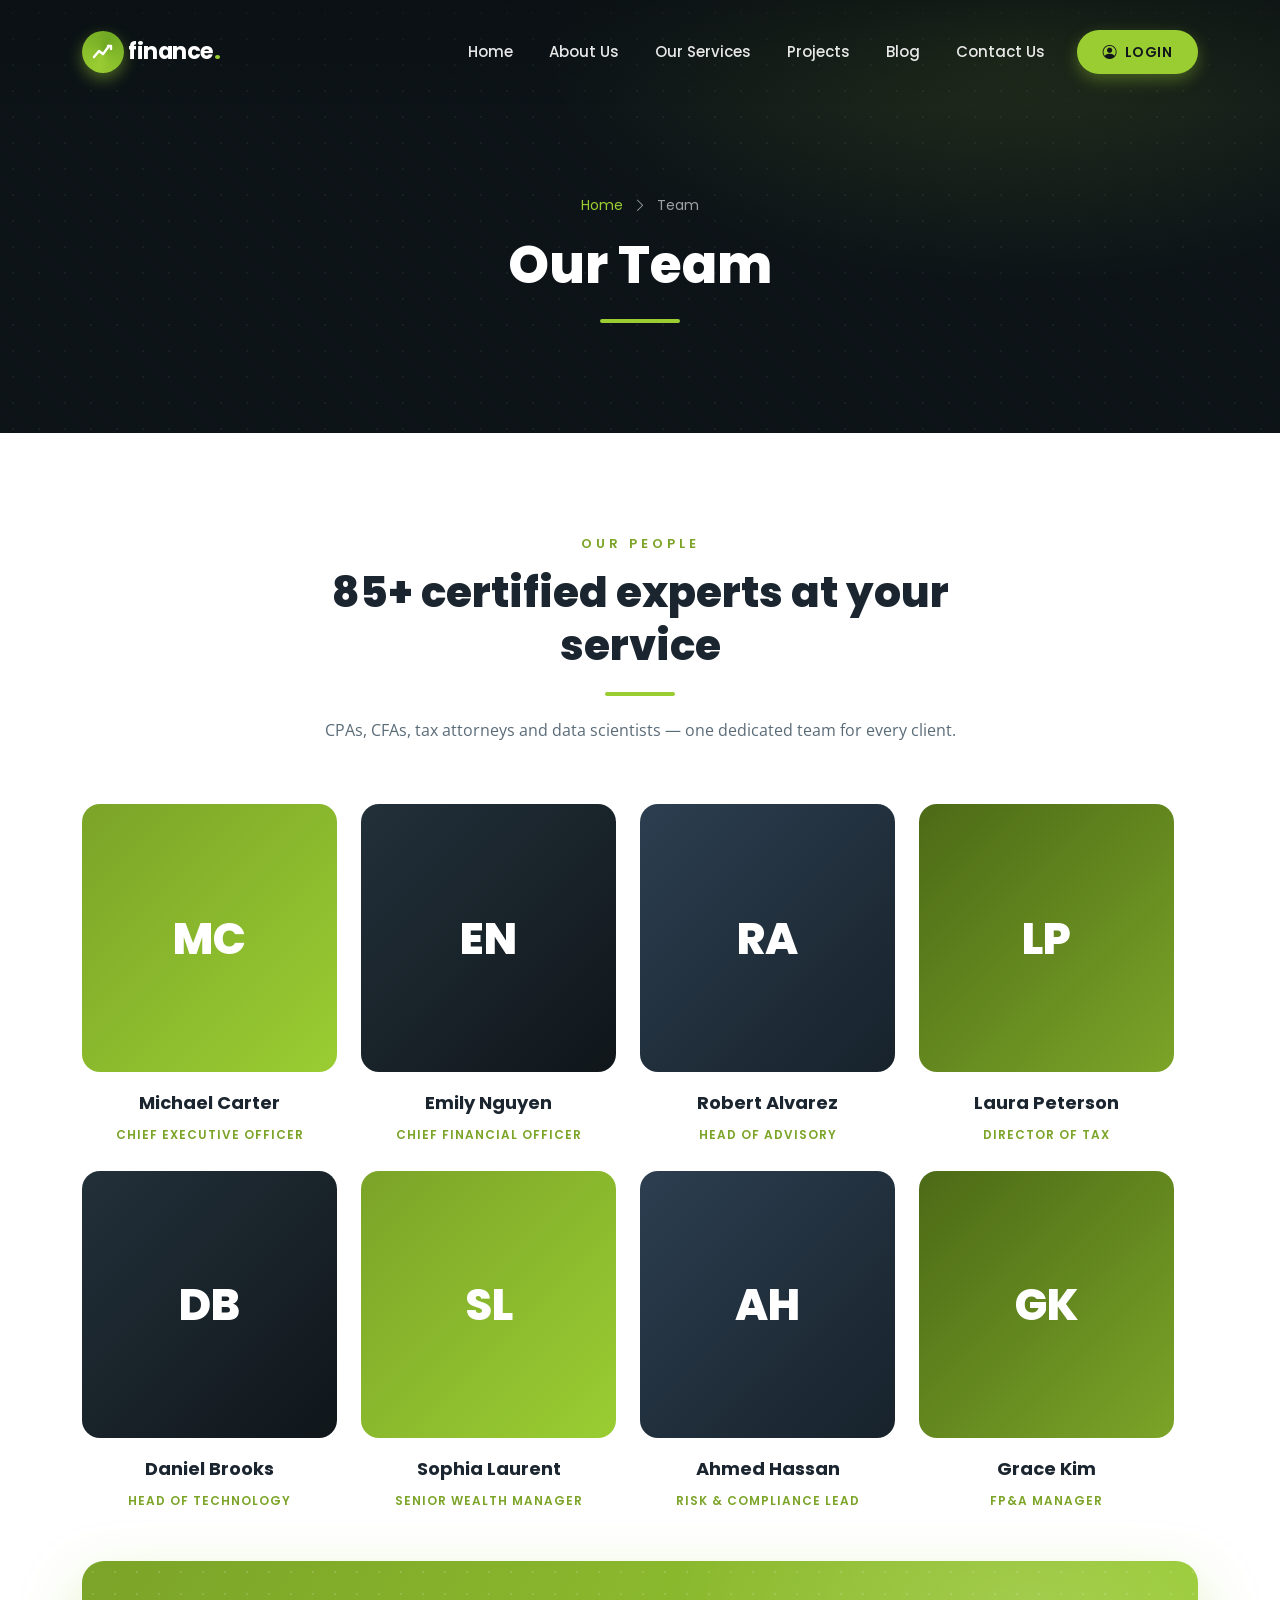
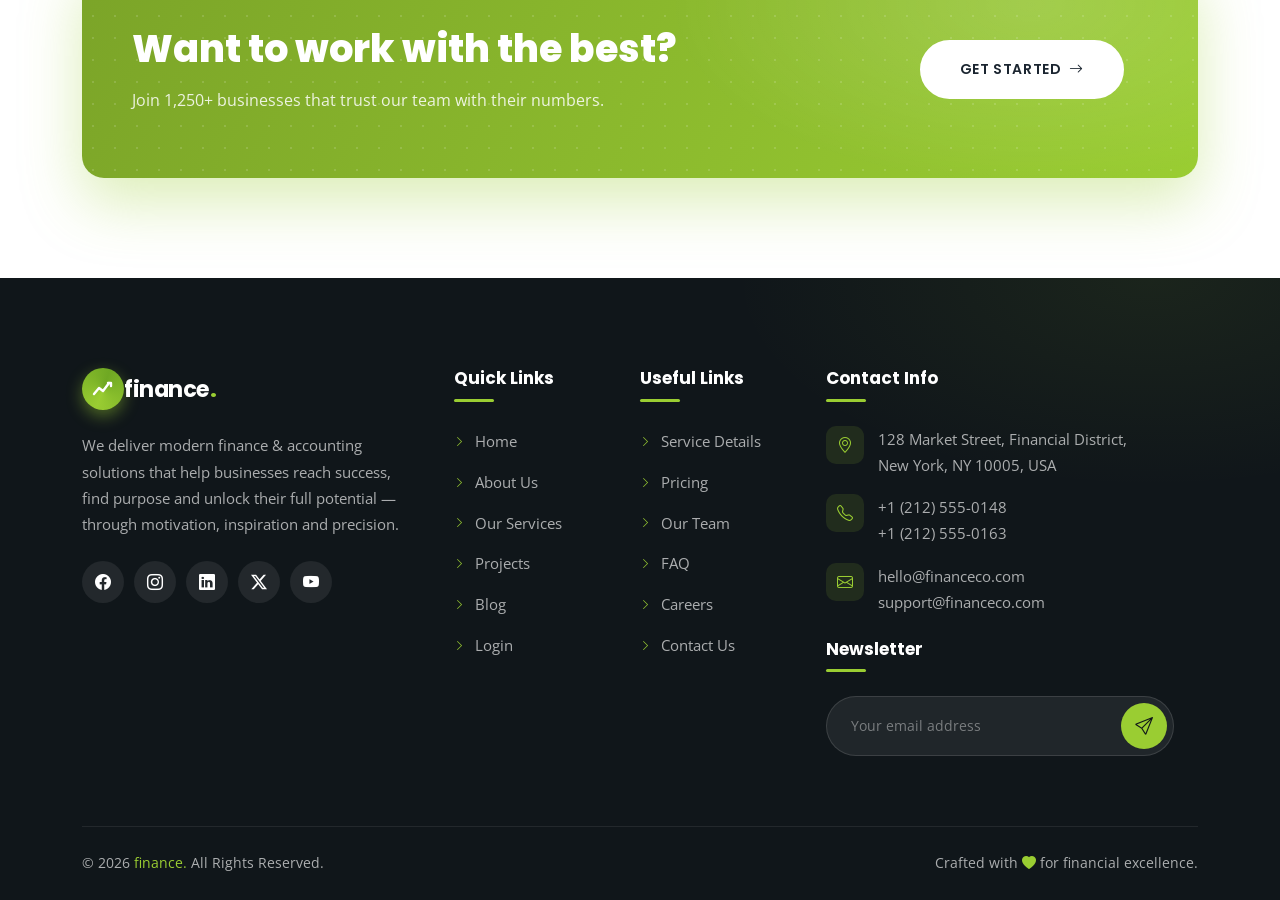
<file: team.html>
<!DOCTYPE html>
<html lang="en">
<head>
  <meta charset="UTF-8">
  <meta name="viewport" content="width=device-width, initial-scale=1">
  <title>Our Team | finance.</title>
  <meta name="description" content="Meet the 85+ certified finance and accounting experts at finance.">
  <link rel="preconnect" href="https://fonts.googleapis.com">
  <link rel="preconnect" href="https://fonts.gstatic.com" crossorigin>
  <link href="https://fonts.googleapis.com/css2?family=Poppins:wght@400;500;600;700;800&family=Open+Sans:wght@400;500;600&display=swap" rel="stylesheet">
  <link href="https://cdn.jsdelivr.net/npm/bootstrap@5.3.3/dist/css/bootstrap.min.css" rel="stylesheet">
  <link href="https://cdn.jsdelivr.net/npm/bootstrap-icons@1.11.3/font/bootstrap-icons.min.css" rel="stylesheet">
  <link href="assets/css/style.css" rel="stylesheet">
</head>
<body>
<header class="site-header" id="siteHeader">
  <nav class="navbar navbar-expand-lg">
    <div class="container">
      <a class="navbar-brand" href="index.html" aria-label="Finance Home"><span class="brand-mark"><svg viewBox="0 0 24 24" fill="none" stroke="currentColor" stroke-width="2.4" stroke-linecap="round" stroke-linejoin="round"><path d="M3 17l5-6 4 3 6-8"/><path d="M17 6h3v3"/></svg></span><span class="brand-name">finance<span>.</span></span></a>
      <button class="navbar-toggler" type="button" data-bs-toggle="collapse" data-bs-target="#mainNav" aria-controls="mainNav" aria-expanded="false" aria-label="Toggle navigation"><span class="bar"></span><span class="bar"></span><span class="bar"></span></button>
      <div class="collapse navbar-collapse" id="mainNav">
        <ul class="navbar-nav ms-auto"><li class="nav-item"><a class="nav-link" href="index.html">Home</a></li><li class="nav-item"><a class="nav-link" href="about.html">About Us</a></li><li class="nav-item"><a class="nav-link" href="services.html">Our Services</a></li><li class="nav-item"><a class="nav-link" href="projects.html">Projects</a></li><li class="nav-item"><a class="nav-link" href="blog.html">Blog</a></li><li class="nav-item"><a class="nav-link" href="contact.html">Contact Us</a></li>
          <li class="nav-item"><a class="nav-link nav-login" href="login.html"><i class="bi bi-person-circle me-1"></i> Login</a></li>
        </ul>
      </div>
    </div>
  </nav>
</header><section class="page-hero">
  <div class="container">
    <nav class="crumbs" aria-label="breadcrumb"><a href="index.html">Home</a> <i class="bi bi-chevron-right"></i> <span>Team</span></nav>
    <h1>Our Team</h1>
    <div class="hero-divider"></div>
  </div>
</section>
<section class="section">
  <div class="container">
    <div class="section-head reveal"><span class="eyebrow">Our People</span><h2>85+ certified experts at your service</h2><div class="title-bar"></div>
    <p>CPAs, CFAs, tax attorneys and data scientists — one dedicated team for every client.</p></div>
    <div class="row g-4">
      <div class="col-lg-3 col-md-6 reveal d1">
        <div class="team-card">
          <div class="team-photo g1">MC<div class="team-social"><a href="404.html"><i class="bi bi-facebook"></i></a><a href="404.html"><i class="bi bi-instagram"></i></a><a href="404.html"><i class="bi bi-linkedin"></i></a><a href="404.html"><i class="bi bi-twitter-x"></i></a></div></div>
          <h5>Michael Carter</h5><small>Chief Executive Officer</small>
        </div>
      </div>
      <div class="col-lg-3 col-md-6 reveal d2">
        <div class="team-card">
          <div class="team-photo g2">EN<div class="team-social"><a href="404.html"><i class="bi bi-facebook"></i></a><a href="404.html"><i class="bi bi-instagram"></i></a><a href="404.html"><i class="bi bi-linkedin"></i></a><a href="404.html"><i class="bi bi-twitter-x"></i></a></div></div>
          <h5>Emily Nguyen</h5><small>Chief Financial Officer</small>
        </div>
      </div>
      <div class="col-lg-3 col-md-6 reveal d3">
        <div class="team-card">
          <div class="team-photo g3">RA<div class="team-social"><a href="404.html"><i class="bi bi-facebook"></i></a><a href="404.html"><i class="bi bi-instagram"></i></a><a href="404.html"><i class="bi bi-linkedin"></i></a><a href="404.html"><i class="bi bi-twitter-x"></i></a></div></div>
          <h5>Robert Alvarez</h5><small>Head of Advisory</small>
        </div>
      </div>
      <div class="col-lg-3 col-md-6 reveal d4">
        <div class="team-card">
          <div class="team-photo g4">LP<div class="team-social"><a href="404.html"><i class="bi bi-facebook"></i></a><a href="404.html"><i class="bi bi-instagram"></i></a><a href="404.html"><i class="bi bi-linkedin"></i></a><a href="404.html"><i class="bi bi-twitter-x"></i></a></div></div>
          <h5>Laura Peterson</h5><small>Director of Tax</small>
        </div>
      </div>
      <div class="col-lg-3 col-md-6 reveal d1">
        <div class="team-card">
          <div class="team-photo g2">DB<div class="team-social"><a href="404.html"><i class="bi bi-facebook"></i></a><a href="404.html"><i class="bi bi-instagram"></i></a><a href="404.html"><i class="bi bi-linkedin"></i></a><a href="404.html"><i class="bi bi-twitter-x"></i></a></div></div>
          <h5>Daniel Brooks</h5><small>Head of Technology</small>
        </div>
      </div>
      <div class="col-lg-3 col-md-6 reveal d2">
        <div class="team-card">
          <div class="team-photo g1">SL<div class="team-social"><a href="404.html"><i class="bi bi-facebook"></i></a><a href="404.html"><i class="bi bi-instagram"></i></a><a href="404.html"><i class="bi bi-linkedin"></i></a><a href="404.html"><i class="bi bi-twitter-x"></i></a></div></div>
          <h5>Sophia Laurent</h5><small>Senior Wealth Manager</small>
        </div>
      </div>
      <div class="col-lg-3 col-md-6 reveal d3">
        <div class="team-card">
          <div class="team-photo g3">AH<div class="team-social"><a href="404.html"><i class="bi bi-facebook"></i></a><a href="404.html"><i class="bi bi-instagram"></i></a><a href="404.html"><i class="bi bi-linkedin"></i></a><a href="404.html"><i class="bi bi-twitter-x"></i></a></div></div>
          <h5>Ahmed Hassan</h5><small>Risk & Compliance Lead</small>
        </div>
      </div>
      <div class="col-lg-3 col-md-6 reveal d4">
        <div class="team-card">
          <div class="team-photo g4">GK<div class="team-social"><a href="404.html"><i class="bi bi-facebook"></i></a><a href="404.html"><i class="bi bi-instagram"></i></a><a href="404.html"><i class="bi bi-linkedin"></i></a><a href="404.html"><i class="bi bi-twitter-x"></i></a></div></div>
          <h5>Grace Kim</h5><small>FP&A Manager</small>
        </div>
      </div></div>
    <div class="cta-band mt-5 reveal"><div class="row align-items-center g-4 position-relative">
      <div class="col-lg-8"><h2>Want to work with the best?</h2><p>Join 1,250+ businesses that trust our team with their numbers.</p></div>
      <div class="col-lg-4 text-lg-end"><a class="btn-light-solid" href="404.html">Get Started <i class="bi bi-arrow-right"></i></a></div>
    </div></div>
  </div>
</section>
<footer class="site-footer">
  <div class="container">
    <div class="row g-5">
      <div class="col-lg-4 col-md-6 reveal">
        <a class="footer-brand" href="index.html"><span class="brand-mark"><svg viewBox="0 0 24 24" fill="none" stroke="currentColor" stroke-width="2.4" stroke-linecap="round" stroke-linejoin="round"><path d="M3 17l5-6 4 3 6-8"/><path d="M17 6h3v3"/></svg></span><span class="brand-name">finance<span>.</span></span></a>
        <p class="footer-about">We deliver modern finance &amp; accounting solutions that help businesses reach success, find purpose and unlock their full potential — through motivation, inspiration and precision.</p>
        <div class="footer-social"><a href="404.html" aria-label="facebook"><i class="bi bi-facebook"></i></a><a href="404.html" aria-label="instagram"><i class="bi bi-instagram"></i></a><a href="404.html" aria-label="linkedin"><i class="bi bi-linkedin"></i></a><a href="404.html" aria-label="twitter-x"><i class="bi bi-twitter-x"></i></a><a href="404.html" aria-label="youtube"><i class="bi bi-youtube"></i></a></div>
      </div>
      <div class="col-lg-2 col-md-6 col-6 reveal d1">
        <h5>Quick Links</h5>
        <ul class="footer-links">
          <li><a href="index.html"><i class="bi bi-chevron-right"></i>Home</a></li>
          <li><a href="about.html"><i class="bi bi-chevron-right"></i>About Us</a></li>
          <li><a href="services.html"><i class="bi bi-chevron-right"></i>Our Services</a></li>
          <li><a href="projects.html"><i class="bi bi-chevron-right"></i>Projects</a></li>
          <li><a href="blog.html"><i class="bi bi-chevron-right"></i>Blog</a></li>
          <li><a href="login.html"><i class="bi bi-chevron-right"></i>Login</a></li>
        </ul>
      </div>
      <div class="col-lg-2 col-md-6 col-6 reveal d2">
        <h5>Useful Links</h5>
        <ul class="footer-links">
          <li><a href="service-details.html"><i class="bi bi-chevron-right"></i>Service Details</a></li>
          <li><a href="pricing.html"><i class="bi bi-chevron-right"></i>Pricing</a></li>
          <li><a href="team.html"><i class="bi bi-chevron-right"></i>Our Team</a></li>
          <li><a href="faq.html"><i class="bi bi-chevron-right"></i>FAQ</a></li>
          <li><a href="career.html"><i class="bi bi-chevron-right"></i>Careers</a></li>
          <li><a href="contact.html"><i class="bi bi-chevron-right"></i>Contact Us</a></li>
        </ul>
      </div>
      <div class="col-lg-4 col-md-6 reveal d3">
        <h5>Contact Info</h5>
        <ul class="footer-contact">
          <li><i class="bi bi-geo-alt"></i><span>128 Market Street, Financial District,<br>New York, NY 10005, USA</span></li>
          <li><i class="bi bi-telephone"></i><span>+1 (212) 555-0148<br>+1 (212) 555-0163</span></li>
          <li><i class="bi bi-envelope"></i><span>hello@financeco.com<br>support@financeco.com</span></li>
        </ul>
        <h5 class="mt-4">Newsletter</h5>
        <form class="newsletter-box" action="404.html"><input type="email" placeholder="Your email address" required aria-label="Email"><button type="submit" aria-label="Subscribe"><i class="bi bi-send"></i></button></form>
      </div>
    </div>
    <div class="footer-bottom">
      <span>&copy; 2026 <a href="index.html">finance.</a> All Rights Reserved.</span>
      <span>Crafted with <i class="bi bi-heart-fill" style="color:var(--green)"></i> for financial excellence.</span>
    </div>
  </div>
</footer>
<button class="back-top" id="backTop" onclick="window.scrollTo({top:0,behavior:'smooth'})" aria-label="Back to top"><i class="bi bi-arrow-up"></i></button>
<script src="https://cdn.jsdelivr.net/npm/bootstrap@5.3.3/dist/js/bootstrap.bundle.min.js"></script>
<script src="assets/js/main.js"></script>
</body>
</html>
</file>
<file: assets/css/style.css>
/* ============================================================
   FINANCE & ACCOUNTING — PREMIUM CORPORATE THEME
   ============================================================ */
:root {
  --green: #9ACD32;
  --green-dark: #7BA428;
  --green-soft: rgba(154, 205, 50, 0.12);
  --dark: #10161A;
  --dark-2: #18222A;
  --ink: #1B2530;
  --body: #5A6B78;
  --line: #E6ECEF;
  --bg-soft: #F5F8F6;
  --white: #ffffff;
  --radius: 14px;
  --shadow: 0 10px 30px rgba(16, 22, 26, 0.08);
  --shadow-lg: 0 20px 50px rgba(16, 22, 26, 0.14);
  --font-head: "Poppins", sans-serif;
  --font-body: "Open Sans", sans-serif;
}

* { margin: 0; padding: 0; box-sizing: border-box; }
html { scroll-behavior: smooth; }
body {
  font-family: var(--font-body);
  color: var(--body);
  font-size: 16px;
  line-height: 1.75;
  background: var(--white);
  overflow-x: hidden;
}
h1, h2, h3, h4, h5, h6 {
  font-family: var(--font-head);
  color: var(--ink);
  font-weight: 700;
  line-height: 1.25;
}
a { text-decoration: none; transition: all .3s ease; }
img { max-width: 100%; }
ul { list-style: none; padding: 0; margin: 0; }

/* ---------- Buttons ---------- */
.btn-green {
  display: inline-flex; align-items: center; gap: 8px;
  background: var(--green); color: #10161A !important;
  font-family: var(--font-head); font-weight: 600; font-size: 14px;
  letter-spacing: .6px; text-transform: uppercase;
  padding: 14px 34px; border-radius: 50px; border: 2px solid var(--green);
  transition: all .35s ease; box-shadow: 0 8px 20px rgba(154,205,50,.35);
}
.btn-green:hover { background: var(--green-dark); border-color: var(--green-dark); color:#fff !important; transform: translateY(-3px); box-shadow: 0 14px 28px rgba(154,205,50,.4); }
.btn-outline {
  display: inline-flex; align-items: center; gap: 8px;
  background: transparent; color: var(--ink) !important;
  font-family: var(--font-head); font-weight: 600; font-size: 14px;
  letter-spacing: .6px; text-transform: uppercase;
  padding: 14px 34px; border-radius: 50px; border: 2px solid var(--ink);
  transition: all .35s ease;
}
.btn-outline:hover { background: var(--ink); color: #fff !important; transform: translateY(-3px); }
.btn-outline-light {
  display: inline-flex; align-items: center; gap: 8px;
  background: transparent; color: #fff !important;
  font-family: var(--font-head); font-weight: 600; font-size: 14px;
  letter-spacing: .6px; text-transform: uppercase;
  padding: 14px 34px; border-radius: 50px; border: 2px solid rgba(255,255,255,.5);
  transition: all .35s ease;
}
.btn-outline-light:hover { background: #fff; color: var(--ink) !important; transform: translateY(-3px); }

/* ---------- Header ---------- */
.site-header {
  position: fixed; top: 0; left: 0; right: 0; z-index: 1050;
  padding: 18px 0; transition: all .4s ease;
  background: linear-gradient(180deg, rgba(10,15,18,.55), rgba(10,15,18,0));
}
.site-header.scrolled {
  background: rgba(255,255,255,.98);
  padding: 8px 0;
  box-shadow: 0 6px 24px rgba(16,22,26,.10);
  backdrop-filter: blur(10px);
}
.navbar-brand { display: flex; align-items: center; gap: px; }
.brand-mark {
  width: 42px; height: 42px; border-radius: 50%;
  background: conic-gradient(from 200deg, var(--green), #6FA823, var(--green));
  display: inline-flex; align-items: center; justify-content: center;
  color: #fff; font-weight: 800; font-family: var(--font-head);
  font-size: 18px; box-shadow: 0 6px 16px rgba(154,205,50,.45);
  flex: 0 0 auto;
}


.navbar-brand {
  gap: 4px !important;
}

.navbar-brand img {
  margin-right: 0 !important;
}





.brand-mark svg { width: 24px; height: 24px; }
.brand-name {
  font-family: var(--font-head); font-weight: 700; font-size: 26px;
  color: #fff; letter-spacing: -.5px;
}
.brand-name span { color: var(--green); }
.site-header.scrolled .brand-name { color: var(--ink); }
.navbar-nav { align-items: center; gap: 4px; }
.nav-link {
  font-family: var(--font-head); font-weight: 500; font-size: 15px;
  color: rgba(255,255,255,.9) !important; padding: 8px 16px !important;
  position: relative;
}
.site-header.scrolled .nav-link { color: var(--ink) !important; }
.nav-link::after {
  content: ""; position: absolute; left: 16px; right: 16px; bottom: 2px;
  height: 2px; background: var(--green); transform: scaleX(0);
  transform-origin: left; transition: transform .35s ease; border-radius: 2px;
}
.nav-link:hover::after, .nav-link.active::after { transform: scaleX(1); }
.nav-link.active { color: var(--green) !important; }
.dropdown-menu {
  border: none; border-radius: 12px; box-shadow: var(--shadow-lg);
  padding: 10px; min-width: 220px; margin-top: 12px;
  border-top: 3px solid var(--green);
}
.dropdown-item {
  font-family: var(--font-head); font-size: 14px; font-weight: 500;
  color: var(--ink); padding: 10px 16px; border-radius: 8px;
}
.dropdown-item:hover, .dropdown-item.active { background: var(--green-soft); color: var(--green-dark); }
@media (min-width: 992px) {
  .navbar .dropdown:hover > .dropdown-menu { display: block; margin-top: 0; }
  .dropdown-toggle::after { vertical-align: middle; }
}
.nav-login {
  font-family: var(--font-head); font-weight: 600; font-size: 14px;
  letter-spacing: .5px; text-transform: uppercase;
  background: var(--green); color: #10161A !important;
  padding: 10px 26px !important; border-radius: 50px; margin-left: 12px;
  box-shadow: 0 6px 16px rgba(154,205,50,.35);
}
.nav-login:hover { background: var(--green-dark) !important; color: #fff !important; }
.nav-login::after { display: none; }

/* Hamburger */
.navbar-toggler {
  border: none; width: 44px; height: 44px; border-radius: 10px;
  background: rgba(154,205,50,.15); padding: 10px;
}
.navbar-toggler:focus { box-shadow: none; }
.navbar-toggler .bar {
  display: block; height: 2px; width: 100%; background: #fff;
  border-radius: 2px; margin: 5px 0; transition: all .3s ease;
}
.site-header.scrolled .navbar-toggler .bar { background: var(--ink); }
@media (max-width: 991.98px) {
  .navbar-collapse {
    background: #fff; border-radius: 16px; margin-top: 14px;
    padding: 18px; box-shadow: var(--shadow-lg);
    border-top: 3px solid var(--green); max-height: 78vh; overflow-y: auto;
  }
  .site-header .nav-link { color: var(--ink) !important; padding: 10px 14px !important; }
  .navbar-nav { align-items: stretch; gap: 2px; }
  .nav-login { margin: 10px 0 0; text-align: center; justify-content: center; }
  .dropdown-menu { box-shadow: none; border: 1px solid var(--line); margin: 4px 0 8px; }
}

/* ---------- Hero ---------- */
.hero {
  min-height: 100vh; display: flex; align-items: center; position: relative;
  background:
    radial-gradient(1000px 500px at 85% 20%, rgba(154,205,50,.14), transparent 60%),
    radial-gradient(700px 400px at 10% 90%, rgba(154,205,50,.10), transparent 60%),
    linear-gradient(rgba(12,18,22,.88), rgba(12,18,22,.88)),
    repeating-linear-gradient(45deg, #18222a 0 2px, #131c22 2px 4px);
  padding: 160px 0 120px; overflow: hidden;
}
.hero::before {
  content: ""; position: absolute; inset: 0;
  background-image: radial-gradient(rgba(255,255,255,.06) 1px, transparent 1px);
  background-size: 26px 26px; pointer-events: none;
}
.hero-content { position: relative; z-index: 2; text-align: center; max-width: 900px; margin: 0 auto; }
.hero-tag {
  display: inline-flex; align-items: center; gap: 10px;
  border: 1px solid rgba(154,205,50,.4); color: var(--green);
  font-family: var(--font-head); font-size: 13px; font-weight: 500;
  letter-spacing: 3px; text-transform: uppercase;
  padding: 8px 22px; border-radius: 50px; margin-bottom: 28px;
  background: rgba(154,205,50,.08);
}
.hero h1 { font-size: clamp(34px, 5.4vw, 64px); font-weight: 800; color: #fff; }
.hero h1 .line-green { color: var(--green); display: block; font-size: clamp(30px, 4.6vw, 54px); margin-bottom: 6px; font-weight: 700; }
.hero-divider { width: 80px; height: 4px; background: var(--green); border-radius: 4px; margin: 30px auto; }
.hero p.lead-text { color: rgba(255,255,255,.75); font-size: clamp(16px, 1.6vw, 20px); max-width: 680px; margin: 0 auto 40px; }
.hero-btns { display: flex; gap: 16px; justify-content: center; flex-wrap: wrap; }
.hero-scroll {
  position: absolute; bottom: 34px; left: 50%; transform: translateX(-50%);
  width: 26px; height: 44px; border: 2px solid rgba(255,255,255,.35);
  border-radius: 20px; z-index: 2;
}
.hero-scroll::before {
  content: ""; position: absolute; top: 8px; left: 50%; margin-left: -2px;
  width: 4px; height: 8px; border-radius: 4px; background: var(--green);
  animation: scrollDot 1.8s infinite;
}
@keyframes scrollDot { 0%{opacity:1; transform:translateY(0);} 100%{opacity:0; transform:translateY(16px);} }

/* ---------- Page Hero (inner pages) ---------- */
.page-hero {
  padding: 190px 0 110px; text-align: center; position: relative; overflow: hidden;
  background:
    radial-gradient(800px 400px at 80% 10%, rgba(154,205,50,.15), transparent 60%),
    linear-gradient(rgba(12,18,22,.9), rgba(12,18,22,.9)),
    repeating-linear-gradient(45deg, #18222a 0 2px, #131c22 2px 4px);
}
.page-hero::before {
  content: ""; position: absolute; inset: 0;
  background-image: radial-gradient(rgba(255,255,255,.05) 1px, transparent 1px);
  background-size: 26px 26px;
}
.page-hero .crumbs {
  display: inline-flex; gap: 10px; align-items: center; color: rgba(255,255,255,.6);
  font-family: var(--font-head); font-size: 14px; margin-bottom: 14px; position: relative; z-index: 2;
}
.page-hero .crumbs a { color: var(--green); }
.page-hero h1 { color: #fff; font-size: clamp(32px, 4.5vw, 52px); font-weight: 800; position: relative; z-index: 2; }
.page-hero .hero-divider { margin: 22px auto 0; }

/* ---------- Sections ---------- */
.section { padding: 100px 0; }
.section-soft { background: var(--bg-soft); }
.section-dark { background: var(--dark); }
.section-head { max-width: 680px; margin: 0 auto 60px; text-align: center; }
.section-head.left { margin: 0 0 50px; text-align: left; }
.eyebrow {
  font-family: var(--font-head); font-size: 13px; font-weight: 600;
  letter-spacing: 4px; text-transform: uppercase; color: var(--green-dark);
  display: block; margin-bottom: 12px;
}
.section-head h2 { font-size: clamp(28px, 3.4vw, 42px); font-weight: 800; }
.title-bar { width: 70px; height: 4px; background: var(--green); border-radius: 4px; margin: 20px auto 0; }
.section-head.left .title-bar { margin: 20px 0 0; }
.section-head p { margin-top: 20px; color: var(--body); }

/* ---------- Feature / icon boxes ---------- */
.icon-circle {
  width: 74px; height: 74px; border-radius: 20px;
  background: var(--green-soft); color: var(--green-dark);
  display: inline-flex; align-items: center; justify-content: center;
  font-size: 32px; transition: all .4s ease; margin-bottom: 24px;
}
.feature-card {
  background: #fff; border-radius: var(--radius); padding: 38px 30px;
  box-shadow: var(--shadow); border: 1px solid var(--line);
  height: 100%; transition: all .4s ease; position: relative; overflow: hidden;
}
.feature-card::before {
  content: ""; position: absolute; top: 0; left: 0; right: 0; height: 4px;
  background: var(--green); transform: scaleX(0); transform-origin: left; transition: transform .4s ease;
}
.feature-card:hover { transform: translateY(-10px); box-shadow: var(--shadow-lg); }
.feature-card:hover::before { transform: scaleX(1); }
.feature-card:hover .icon-circle { background: var(--green); color: #fff; transform: rotate(-6deg) scale(1.05); }
.feature-card h4 { font-size: 20px; margin-bottom: 12px; }
.feature-card p { font-size: 15px; }
.link-more {
  font-family: var(--font-head); font-weight: 600; font-size: 13px;
  letter-spacing: 1.5px; text-transform: uppercase; color: var(--green-dark);
  display: inline-flex; align-items: center; gap: 8px; margin-top: 16px;
}
.link-more i { transition: transform .3s ease; }
.link-more:hover { color: var(--ink); }
.link-more:hover i { transform: translateX(6px); }

/* ---------- Media visuals (self-contained placeholders) ---------- */
.media-visual {
  border-radius: var(--radius); overflow: hidden; position: relative;
  min-height: 380px; box-shadow: var(--shadow-lg);
  background:
    radial-gradient(500px 300px at 80% 15%, rgba(255,255,255,.12), transparent 60%),
    linear-gradient(135deg, #22303A, #10161A);
  display: flex; align-items: center; justify-content: center;
}
.media-visual.green { background: linear-gradient(135deg, #7BA428, #9ACD32); }
.media-visual .big-icon { font-size: 110px; color: rgba(255,255,255,.9); }
.media-visual .badge-float {
  position: absolute; background: #fff; border-radius: 14px; box-shadow: var(--shadow-lg);
  padding: 14px 20px; display: flex; align-items: center; gap: 12px;
  font-family: var(--font-head); font-weight: 600; color: var(--ink); font-size: 14px;
}
.badge-float .ic { width: 40px; height: 40px; border-radius: 12px; background: var(--green-soft); color: var(--green-dark); display: flex; align-items: center; justify-content: center; font-size: 20px; }
.badge-float small { display: block; color: var(--body); font-weight: 400; font-family: var(--font-body); }
.bf-1 { top: 26px; left: 26px; animation: floatY 5s ease-in-out infinite; }
.bf-2 { bottom: 26px; right: 26px; animation: floatY 5s ease-in-out infinite 1.2s; }
@keyframes floatY { 0%,100%{transform:translateY(0);} 50%{transform:translateY(-12px);} }

/* ---------- Checklist ---------- */
.check-list li {
  display: flex; gap: 12px; align-items: flex-start; margin-bottom: 14px;
  font-weight: 600; color: var(--ink); font-family: var(--font-head); font-size: 15px;
}
.check-list li i { color: var(--green-dark); font-size: 18px; margin-top: 2px; }
.check-list li span { color: var(--body); font-weight: 400; font-family: var(--font-body); }

/* ---------- Stats ---------- */
.stats-section { position: relative; overflow: hidden;
  background:
    radial-gradient(700px 350px at 15% 20%, rgba(154,205,50,.14), transparent 60%),
    radial-gradient(600px 300px at 90% 90%, rgba(154,205,50,.10), transparent 60%),
    var(--dark);
}
.stat-box { text-align: center; padding: 30px 16px; }
.stat-box .stat-icon {
  width: 66px; height: 66px; margin: 0 auto 18px; border-radius: 18px;
  background: rgba(154,205,50,.12); color: var(--green); font-size: 28px;
  display: flex; align-items: center; justify-content: center;
}
.stat-box .counter {
  font-family: var(--font-head); font-size: clamp(36px, 4vw, 52px);
  font-weight: 800; color: #fff; line-height: 1;
}
.stat-box .counter-suffix { color: var(--green); font-weight: 800; font-family: var(--font-head); font-size: clamp(28px, 3vw, 40px); }
.stat-box p { color: rgba(255,255,255,.6); font-family: var(--font-head); font-size: 14px; letter-spacing: 1.5px; text-transform: uppercase; margin-top: 10px; }

/* ---------- Why choose us ---------- */
.why-item {
  display: flex; gap: 20px; padding: 24px; border-radius: var(--radius);
  background: #fff; border: 1px solid var(--line); margin-bottom: 20px;
  transition: all .35s ease; height: calc(100% - 20px);
}
.why-item:hover { box-shadow: var(--shadow-lg); transform: translateY(-6px); border-color: transparent; }
.why-item .icon-circle { width: 60px; height: 60px; font-size: 26px; border-radius: 16px; margin-bottom: 0; flex: 0 0 auto; }
.why-item h5 { font-size: 17px; margin-bottom: 6px; }
.why-item p { font-size: 14px; margin: 0; }

/* ---------- Testimonials ---------- */
.testi-card {
  background: #fff; border-radius: var(--radius); padding: 36px 30px;
  box-shadow: var(--shadow); border: 1px solid var(--line); height: 100%;
  position: relative; transition: all .4s ease;
}
.testi-card:hover { transform: translateY(-8px); box-shadow: var(--shadow-lg); }
.testi-card .quote {
  position: absolute; top: 24px; right: 28px; font-size: 60px; color: var(--green-soft);
  font-family: Georgia, serif; line-height: 1;
}
.testi-card .stars { color: #F5A623; font-size: 15px; letter-spacing: 3px; margin-bottom: 18px; }
.testi-card p { font-size: 15px; font-style: italic; }
.testi-user { display: flex; align-items: center; gap: 14px; margin-top: 24px; }
.avatar {
  width: 52px; height: 52px; border-radius: 50%; flex: 0 0 auto;
  display: flex; align-items: center; justify-content: center;
  font-family: var(--font-head); font-weight: 700; color: #fff; font-size: 17px;
  background: linear-gradient(135deg, var(--green), var(--green-dark));
}
.testi-user h6 { font-size: 15px; margin: 0; }
.testi-user small { color: var(--body); }

/* ---------- CTA ---------- */
.cta-band {
  border-radius: 22px; padding: 64px 50px; position: relative; overflow: hidden;
  background:
    radial-gradient(600px 300px at 85% 20%, rgba(255,255,255,.14), transparent 60%),
    linear-gradient(120deg, #7BA428, #9ACD32);
  box-shadow: 0 24px 60px rgba(154,205,50,.35);
}
.cta-band::before {
  content: ""; position: absolute; inset: 0;
  background-image: radial-gradient(rgba(255,255,255,.14) 1px, transparent 1px);
  background-size: 22px 22px;
}
.cta-band h2 { color: #fff; font-size: clamp(26px, 3vw, 38px); font-weight: 800; }
.cta-band p { color: rgba(255,255,255,.85); margin: 14px 0 0; }
.cta-band .btn-light-solid {
  background: #fff; color: var(--ink) !important; border: 2px solid #fff;
  display: inline-flex; align-items: center; gap: 8px;
  font-family: var(--font-head); font-weight: 600; font-size: 14px;
  letter-spacing: .6px; text-transform: uppercase; padding: 15px 38px;
  border-radius: 50px; transition: all .35s ease; position: relative; z-index: 2;
}
.cta-band .btn-light-solid:hover { transform: translateY(-3px); box-shadow: 0 14px 30px rgba(0,0,0,.2); }

/* ---------- Blog cards ---------- */
.blog-card {
  background: #fff; border-radius: var(--radius); overflow: hidden;
  box-shadow: var(--shadow); border: 1px solid var(--line); height: 100%;
  transition: all .4s ease; display: flex; flex-direction: column;
}
.blog-card:hover { transform: translateY(-10px); box-shadow: var(--shadow-lg); }
.blog-thumb {
  height: 210px; position: relative; display: flex; align-items: center; justify-content: center;
  font-size: 52px; color: rgba(255,255,255,.9);
}
.blog-thumb.t1 { background: linear-gradient(135deg, #22303A, #10161A); }
.blog-thumb.t2 { background: linear-gradient(135deg, #7BA428, #9ACD32); }
.blog-thumb.t3 { background: linear-gradient(135deg, #2C3E50, #17222B); }
.blog-date {
  position: absolute; bottom: -18px; left: 24px; background: var(--green); color: #10161A;
  font-family: var(--font-head); font-weight: 700; text-align: center;
  border-radius: 12px; padding: 8px 16px; line-height: 1.2; box-shadow: 0 8px 20px rgba(154,205,50,.4);
}
.blog-date b { display: block; font-size: 20px; }
.blog-date small { font-size: 11px; text-transform: uppercase; letter-spacing: 1px; }
.blog-body { padding: 34px 26px 28px; display: flex; flex-direction: column; flex: 1; }
.blog-meta { font-size: 13px; color: var(--body); margin-bottom: 10px; display: flex; gap: 16px; }
.blog-meta i { color: var(--green-dark); }
.blog-body h5 { font-size: 18px; margin-bottom: 10px; }
.blog-body h5 a { color: var(--ink); }
.blog-body h5 a:hover { color: var(--green-dark); }
.blog-body p { font-size: 14px; flex: 1; }

/* ---------- Contact ---------- */
.contact-info-card {
  display: flex; gap: 18px; padding: 26px; background: #fff;
  border-radius: var(--radius); border: 1px solid var(--line); box-shadow: var(--shadow);
  margin-bottom: 22px; transition: all .35s ease;
}
.contact-info-card:hover { transform: translateY(-6px); box-shadow: var(--shadow-lg); }
.contact-info-card .icon-circle { width: 56px; height: 56px; font-size: 24px; border-radius: 16px; margin-bottom: 0; flex: 0 0 auto; }
.contact-info-card h5 { font-size: 16px; margin-bottom: 4px; }
.contact-info-card p { font-size: 14px; margin: 0; }
.form-card {
  background: #fff; border-radius: var(--radius); padding: 44px;
  box-shadow: var(--shadow-lg); border: 1px solid var(--line);
}
.form-control, .form-select {
  border: 1px solid var(--line); border-radius: 10px; padding: 13px 16px;
  font-size: 15px; color: var(--ink); background: var(--bg-soft);
}
.form-control:focus, .form-select:focus {
  border-color: var(--green); box-shadow: 0 0 0 4px var(--green-soft); background: #fff;
}
.form-label { font-family: var(--font-head); font-weight: 600; font-size: 13px; letter-spacing: .5px; color: var(--ink); text-transform: uppercase; }

/* ---------- Pricing ---------- */
.price-card {
  background: #fff; border-radius: 20px; padding: 44px 34px;
  border: 1px solid var(--line); box-shadow: var(--shadow); height: 100%;
  position: relative; transition: all .4s ease; text-align: center;
}
.price-card:hover { transform: translateY(-10px); box-shadow: var(--shadow-lg); }
.price-card.featured {
  background: var(--dark); border-color: var(--dark); transform: scale(1.03);
}
.price-card.featured:hover { transform: scale(1.03) translateY(-10px); }
.price-card.featured h4, .price-card.featured .price { color: #fff; }
.price-card.featured li { color: rgba(255,255,255,.7); border-color: rgba(255,255,255,.1); }
.ribbon {
  position: absolute; top: -14px; left: 50%; transform: translateX(-50%);
  background: var(--green); color: #10161A; font-family: var(--font-head);
  font-size: 12px; font-weight: 700; letter-spacing: 1.5px; text-transform: uppercase;
  padding: 7px 22px; border-radius: 50px; box-shadow: 0 8px 20px rgba(154,205,50,.4);
}
.price { font-family: var(--font-head); font-size: 52px; font-weight: 800; color: var(--ink); margin: 18px 0; }
.price sup { font-size: 22px; top: -18px; color: var(--green-dark); }
.price span { font-size: 15px; font-weight: 500; color: var(--body); }
.price-card ul { margin: 26px 0 32px; text-align: left; }
.price-card li {
  padding: 11px 0; border-bottom: 1px dashed var(--line);
  display: flex; gap: 10px; align-items: center; font-size: 14px; color: var(--body);
}
.price-card li i { color: var(--green-dark); }
.price-card.featured li i { color: var(--green); }
.price-card li.off { opacity: .45; }
.price-card li.off i { color: var(--body); }

/* ---------- Team ---------- */
.team-card { text-align: center; }
.team-photo {
  width: 100%; aspect-ratio: 1/1.05; border-radius: 18px; margin-bottom: 20px;
  display: flex; align-items: center; justify-content: center;
  font-family: var(--font-head); font-weight: 800; font-size: 44px; color: #fff;
  position: relative; overflow: hidden; transition: all .4s ease;
}
.team-photo.g1 { background: linear-gradient(135deg, #7BA428, #9ACD32); }
.team-photo.g2 { background: linear-gradient(135deg, #22303A, #10161A); }
.team-photo.g3 { background: linear-gradient(135deg, #2C3E50, #17222B); }
.team-photo.g4 { background: linear-gradient(135deg, #4C6A16, #7BA428); }
.team-photo .team-social {
  position: absolute; inset: auto 0 0; padding: 18px; display: flex; gap: 10px; justify-content: center;
  background: linear-gradient(0deg, rgba(16,22,26,.85), transparent);
  transform: translateY(100%); transition: transform .4s ease;
}
.team-card:hover .team-social { transform: translateY(0); }
.team-social a {
  width: 38px; height: 38px; border-radius: 50%; background: rgba(255,255,255,.15);
  color: #fff; display: flex; align-items: center; justify-content: center; font-size: 15px;
}
.team-social a:hover { background: var(--green); color: #10161A; }
.team-card h5 { font-size: 18px; margin-bottom: 4px; }
.team-card small { color: var(--green-dark); font-family: var(--font-head); font-weight: 600; letter-spacing: 1px; text-transform: uppercase; font-size: 12px; }

/* ---------- Projects ---------- */
.project-card {
  border-radius: var(--radius); overflow: hidden; position: relative;
  height: 300px; display: flex; align-items: flex-end;
  box-shadow: var(--shadow); transition: all .4s ease;
}
.project-card:hover { transform: translateY(-8px); box-shadow: var(--shadow-lg); }
.project-card .p-bg { position: absolute; inset: 0; transition: transform .6s ease; }
.project-card:hover .p-bg { transform: scale(1.06); }
.project-card .p-body {
  position: relative; z-index: 2; width: 100%; padding: 26px;
  background: linear-gradient(0deg, rgba(16,22,26,.9), transparent); color: #fff;
}
.project-card .p-body small { color: var(--green); font-family: var(--font-head); font-weight: 600; letter-spacing: 2px; text-transform: uppercase; font-size: 11px; }
.project-card .p-body h5 { color: #fff; margin: 6px 0 0; font-size: 19px; }

/* ---------- FAQ ---------- */
.accordion-item { border: 1px solid var(--line) !important; border-radius: 14px !important; margin-bottom: 16px; overflow: hidden; box-shadow: var(--shadow); }
.accordion-button {
  font-family: var(--font-head); font-weight: 600; font-size: 16px; color: var(--ink);
  padding: 20px 24px; background: #fff;
}
.accordion-button:not(.collapsed) { background: var(--green-soft); color: var(--green-dark); box-shadow: none; }
.accordion-button:focus { box-shadow: none; border: none; }
.accordion-button::after { background-image: none; content: "\F282"; font-family: "bootstrap-icons"; font-size: 14px; }
.accordion-button:not(.collapsed)::after { color: var(--green-dark); }

/* ---------- Career ---------- */
.job-card {
  background: #fff; border: 1px solid var(--line); border-radius: var(--radius);
  padding: 30px; box-shadow: var(--shadow); margin-bottom: 22px;
  display: flex; align-items: center; justify-content: space-between; gap: 24px;
  flex-wrap: wrap; transition: all .35s ease;
}
.job-card:hover { transform: translateY(-5px); box-shadow: var(--shadow-lg); border-color: var(--green); }
.job-card h5 { font-size: 19px; margin-bottom: 8px; }
.job-tags { display: flex; gap: 10px; flex-wrap: wrap; }
.job-tags span {
  font-size: 12px; font-family: var(--font-head); font-weight: 600;
  background: var(--bg-soft); border: 1px solid var(--line); color: var(--body);
  padding: 5px 14px; border-radius: 50px;
}
.job-tags span i { color: var(--green-dark); margin-right: 4px; }

/* ---------- Footer ---------- */
.site-footer {
  background:
    radial-gradient(700px 350px at 90% 0%, rgba(154,205,50,.08), transparent 60%),
    var(--dark);
  color: rgba(255,255,255,.65); padding: 90px 0 0; position: relative;
}
.footer-brand { display: flex; align-items: center; gap: px; margin-bottom: 22px; }
.footer-brand .brand-name { color: #fff; }
.footer-about { font-size: 15px; max-width: 320px; }
.site-footer h5 {
  color: #fff; font-size: 17px; margin-bottom: 24px; position: relative; padding-bottom: 12px;
}
.site-footer h5::after { content: ""; position: absolute; left: 0; bottom: 0; width: 40px; height: 3px; background: var(--green); border-radius: 3px; }
.footer-links li { margin-bottom: 12px; }
.footer-links a { color: rgba(255,255,255,.65); font-size: 15px; display: inline-flex; align-items: center; gap: 10px; }
.footer-links a i { color: var(--green); font-size: 11px; transition: transform .3s ease; }
.footer-links a:hover { color: var(--green); padding-left: 4px; }
.footer-contact li { display: flex; gap: 14px; margin-bottom: 16px; font-size: 15px; }
.footer-contact li i {
  width: 38px; height: 38px; flex: 0 0 auto; border-radius: 10px;
  background: rgba(154,205,50,.12); color: var(--green);
  display: flex; align-items: center; justify-content: center; font-size: 16px;
}
.footer-social { display: flex; gap: 10px; margin-top: 24px; }
.footer-social a {
  width: 42px; height: 42px; border-radius: 50%; background: rgba(255,255,255,.08);
  color: #fff; display: flex; align-items: center; justify-content: center; font-size: 16px;
  transition: all .3s ease;
}
.footer-social a:hover { background: var(--green); color: #10161A; transform: translateY(-4px); }
.newsletter-box { display: flex; background: rgba(255,255,255,.07); border: 1px solid rgba(255,255,255,.12); border-radius: 50px; padding: 6px; margin-top: 8px; }
.newsletter-box input {
  flex: 1; background: transparent; border: none; outline: none;
  color: #fff; padding: 8px 18px; font-size: 14px; min-width: 0;
}
.newsletter-box input::placeholder { color: rgba(255,255,255,.4); }
.newsletter-box button {
  border: none; background: var(--green); color: #10161A; width: 46px; height: 46px;
  border-radius: 50%; font-size: 18px; transition: all .3s ease; flex: 0 0 auto;
}
.newsletter-box button:hover { background: #fff; }
.footer-bottom {
  border-top: 1px solid rgba(255,255,255,.08); margin-top: 70px; padding: 24px 0;
  display: flex; justify-content: space-between; align-items: center; gap: 12px; flex-wrap: wrap;
  font-size: 14px;
}
.footer-bottom a { color: var(--green); }

/* ---------- Login ---------- */
.login-wrap {
  min-height: 100vh; display: flex; align-items: center; justify-content: center;
  padding: 140px 0 80px;
  background:
    radial-gradient(800px 400px at 85% 15%, rgba(154,205,50,.14), transparent 60%),
    radial-gradient(600px 400px at 10% 90%, rgba(154,205,50,.10), transparent 60%),
    linear-gradient(rgba(12,18,22,.94), rgba(12,18,22,.94)),
    repeating-linear-gradient(45deg, #18222a 0 2px, #131c22 2px 4px);
}
.login-card {
  background: #fff; border-radius: 22px; box-shadow: 0 30px 80px rgba(0,0,0,.4);
  padding: 50px 44px; width: 100%; max-width: 460px; position: relative; overflow: hidden;
}
.login-card::before { content: ""; position: absolute; top: 0; left: 0; right: 0; height: 5px; background: linear-gradient(90deg, var(--green-dark), var(--green)); }
.login-card .icon-circle { margin: 0 auto 18px; width: 68px; height: 68px; border-radius: 50%; background: var(--green); color: #fff; font-size: 28px; display: flex; }
.login-card h3 { text-align: center; font-size: 24px; }
.login-card .sub { text-align: center; font-size: 14px; margin-bottom: 30px; }
.input-icon { position: relative; }
.input-icon i { position: absolute; left: 16px; top: 50%; transform: translateY(-50%); color: var(--green-dark); }
.input-icon .form-control { padding-left: 46px; }
.form-check-input:checked { background-color: var(--green); border-color: var(--green); }
.forgot-link { font-size: 13px; font-family: var(--font-head); font-weight: 600; color: var(--green-dark); }
.forgot-link:hover { color: var(--ink); }
.login-alt { text-align: center; font-size: 14px; margin-top: 24px; }
.login-alt a { color: var(--green-dark); font-weight: 700; font-family: var(--font-head); }

/* ---------- 404 ---------- */
.error-wrap {
  min-height: 100vh; display: flex; align-items: center; justify-content: center;
  text-align: center; padding: 140px 0 80px;
  background:
    radial-gradient(800px 400px at 85% 15%, rgba(154,205,50,.14), transparent 60%),
    linear-gradient(rgba(12,18,22,.95), rgba(12,18,22,.95)),
    repeating-linear-gradient(45deg, #18222a 0 2px, #131c22 2px 4px);
}
.error-code {
  font-family: var(--font-head); font-weight: 800;
  font-size: clamp(100px, 18vw, 190px); line-height: 1; color: #fff; letter-spacing: -4px;
}
.error-code span { color: var(--green); }
.error-illus { font-size: 70px; color: var(--green); margin-bottom: 10px; }
.error-wrap h2 { color: #fff; font-size: clamp(24px, 3vw, 34px); margin-bottom: 14px; }
.error-wrap p { color: rgba(255,255,255,.65); max-width: 480px; margin: 0 auto 34px; }

/* ---------- Reveal animation ---------- */
.reveal { opacity: 0; transform: translateY(36px); transition: opacity .8s ease, transform .8s ease; }
.reveal.visible { opacity: 1; transform: translateY(0); }
.reveal.d1 { transition-delay: .1s; } .reveal.d2 { transition-delay: .2s; }
.reveal.d3 { transition-delay: .3s; } .reveal.d4 { transition-delay: .4s; }

/* ---------- Misc ---------- */
.divider-wave { height: 60px; }
.back-top {
  position: fixed; right: 24px; bottom: 24px; width: 48px; height: 48px;
  border-radius: 12px; background: var(--green); color: #10161A; border: none;
  font-size: 20px; box-shadow: 0 10px 24px rgba(154,205,50,.4);
  opacity: 0; visibility: hidden; transform: translateY(16px); transition: all .35s ease; z-index: 1040;
}
.back-top.show { opacity: 1; visibility: visible; transform: translateY(0); }
.back-top:hover { background: var(--ink); color: #fff; }

@media (max-width: 767.98px) {
  .section { padding: 70px 0; }
  .hero { padding: 140px 0 100px; }
  .form-card { padding: 30px 22px; }
  .cta-band { padding: 46px 28px; }
  .price-card.featured { transform: none; }
  .price-card.featured:hover { transform: translateY(-10px); }
  .footer-bottom { justify-content: center; text-align: center; }
}

/* ---------- Role selector (login) ---------- */
.role-select { display: flex; gap: 12px; margin-bottom: 24px; }
.role-pill { flex: 1; position: relative; }
.role-pill input { position: absolute; opacity: 0; inset: 0; cursor: pointer; }
.role-pill label {
  display: flex; flex-direction: column; align-items: center; gap: 6px;
  border: 2px solid var(--line); border-radius: 14px; padding: 16px 10px;
  font-family: var(--font-head); font-weight: 600; font-size: 14px; color: var(--ink);
  cursor: pointer; transition: all .3s ease; background: var(--bg-soft); margin: 0;
}
.role-pill label i { font-size: 26px; color: var(--green-dark); transition: all .3s ease; }
.role-pill input:checked + label { border-color: var(--green); background: var(--green-soft); box-shadow: 0 6px 18px rgba(154,205,50,.25); }
.role-pill input:checked + label i { color: var(--green); transform: scale(1.1); }
.field-error { color: #DC3545; font-size: 13px; margin-top: 6px; display: none; font-weight: 600; }
.is-invalid-input { border-color: #DC3545 !important; background: #FFF5F5 !important; }
.shake { animation: shakeX .4s ease; }
@keyframes shakeX { 0%,100%{transform:translateX(0);} 25%{transform:translateX(-6px);} 75%{transform:translateX(6px);} }
.pw-toggle { position: absolute; right: 14px; top: 50%; transform: translateY(-50%); border: none; background: none; color: var(--green-dark); font-size: 16px; cursor: pointer; }
.pw-rules { font-size: 12.5px; color: var(--body); background: var(--bg-soft); border: 1px dashed var(--line); border-radius: 10px; padding: 12px 16px; margin-top: 8px; }
.pw-rules li { display: flex; gap: 8px; align-items: center; margin-bottom: 4px; }
.pw-rules li i { font-size: 12px; color: #ADB9C2; transition: all .25s ease; }
.pw-rules li.ok { color: var(--green-dark); font-weight: 600; }
.pw-rules li.ok i { color: var(--green); }

/* ---------- Contact map ---------- */
.map-wrap { border-radius: var(--radius); overflow: hidden; box-shadow: var(--shadow-lg); border: 1px solid var(--line); height: 100%; min-height: 300px; }
.map-wrap iframe { width: 100%; height: 100%; min-height: 300px; border: 0; display: block; }

/* ---------- Dashboards ---------- */
.dash-wrap { min-height: 100vh; padding: 160px 0 90px; background: var(--bg-soft); }
.dash-card { background: #fff; border-radius: var(--radius); border: 1px solid var(--line); box-shadow: var(--shadow); padding: 28px; height: 100%; transition: all .35s ease; }
.dash-card:hover { transform: translateY(-6px); box-shadow: var(--shadow-lg); }
.dash-card .icon-circle { width: 56px; height: 56px; font-size: 24px; border-radius: 16px; margin-bottom: 16px; }
.dash-card h5 { font-size: 16px; }
.dash-card .big { font-family: var(--font-head); font-size: 30px; font-weight: 800; color: var(--ink); line-height: 1.1; }
.dash-hero {
  border-radius: 20px; padding: 40px; color: #fff; position: relative; overflow: hidden;
  background: radial-gradient(600px 300px at 85% 20%, rgba(255,255,255,.12), transparent 60%), linear-gradient(120deg, #18222A, #10161A);
  box-shadow: var(--shadow-lg); margin-bottom: 34px;
}
.dash-hero h2 { color: #fff; }
.dash-hero p { color: rgba(255,255,255,.65); margin: 0; }
.dash-hero .badge-role { background: var(--green); color: #10161A; font-family: var(--font-head); font-weight: 700; font-size: 12px; letter-spacing: 1.5px; text-transform: uppercase; padding: 6px 16px; border-radius: 50px; }

.btn-back { position: absolute; top: 18px; left: 18px; width: 40px; height: 40px; border-radius: 50%; border: 1px solid var(--line); background: #fff; color: var(--ink); display: flex; align-items: center; justify-content: center; font-size: 16px; transition: all .3s ease; }
.btn-back:hover { background: var(--green); border-color: var(--green); color: #10161A; transform: translateX(-3px); }
.navbar-brand img,
.footer-brand img{
    object-fit: contain;
}

.brand-name{
    font-size: 1.4rem;
    font-weight: 700;
    color: #9ACD32; /* footer */
}

.navbar-brand .brand-name{
    color:white; /* header */
}
/* =========================================
   MOBILE RESPONSIVE FINAL FIX
   ========================================= */

html,
body {
  width: 100%;
  max-width: 100%;
  overflow-x: hidden;
}

*,
*::before,
*::after {
  box-sizing: border-box;
}

/* Bootstrap rows should not create side overflow */
.row {
  --bs-gutter-x: 1.5rem;
  max-width: 100%;
}

/* Images never overflow */
img,
svg,
video,
iframe {
  max-width: 100%;
}

/* Mobile container spacing */
@media (max-width: 767.98px) {

  .container,
  .container-fluid {
    width: 100%;
    max-width: 100%;
    padding-left: 15px;
    padding-right: 15px;
  }

  .row {
    margin-left: 0;
    margin-right: 0;
  }

  /* Header */
  .site-header {
    width: 100%;
    max-width: 100%;
  }

  .navbar {
    width: 100%;
  }

  .navbar-brand {
    max-width: calc(100% - 60px);
  }

  .navbar-brand img {
    width: 42px;
    height: 42px;
    flex-shrink: 0;
  }

  .brand-name {
    font-size: 22px;
    white-space: nowrap;
  }

  /* Mobile menu */
  .navbar-collapse {
    width: 100%;
    max-width: 100%;
    margin-left: 0;
    margin-right: 0;
  }

  .navbar-nav {
    width: 100%;
  }

  .nav-item,
  .nav-link {
    max-width: 100%;
  }

  /* Hero */
  .hero {
    width: 100%;
    min-height: 100svh;
    padding: 130px 0 90px;
  }

  .hero-content {
    width: 100%;
    max-width: 100%;
  }

  .hero h1 {
    font-size: clamp(30px, 9vw, 42px);
    overflow-wrap: anywhere;
  }

  .hero h1 .line-green {
    font-size: clamp(28px, 8vw, 38px);
  }

  .hero-tag {
    max-width: 100%;
    font-size: 11px;
    letter-spacing: 1.5px;
    padding: 8px 14px;
    text-align: center;
  }

  .hero p.lead-text {
    max-width: 100%;
    font-size: 15px;
  }

  .hero-btns {
    width: 100%;
    flex-direction: column;
    align-items: stretch;
  }

  .hero-btns a {
    width: 100%;
    justify-content: center;
  }

  /* Sections */
  .section {
    width: 100%;
    overflow: hidden;
  }

  .section-head,
  .section-head.left {
    max-width: 100%;
  }

  .section-head h2 {
    overflow-wrap: anywhere;
  }

  /* Cards */
  .feature-card,
  .testi-card,
  .blog-card,
  .why-item,
  .dash-card {
    width: 100%;
    max-width: 100%;
  }

  /* Floating badges */
  .media-visual {
    width: 100%;
    min-height: 300px;
  }

  .badge-float {
    max-width: calc(100% - 30px);
    padding: 10px 12px !important;
    font-size: 12px !important;
  }

  .bf-1 {
    left: 15px;
    top: 15px;
  }

  .bf-2 {
    right: 15px;
    bottom: 15px;
  }

  /* CTA */
  .cta-band {
    width: 100%;
    max-width: 100%;
    padding: 38px 22px;
  }

  .cta-band h2 {
    font-size: 26px;
    overflow-wrap: anywhere;
  }

  .cta-band .btn-light-solid {
    width: 100%;
    justify-content: center;
  }

  /* Footer */
  .site-footer {
    width: 100%;
    overflow: hidden;
  }

  .footer-about {
    max-width: 100%;
  }

  .footer-bottom {
    gap: 10px;
    flex-wrap: wrap;
  }

  /* Back to top */
  .back-top {
    right: 15px;
    bottom: 15px;
  }
}

/* Extra-small phones */
@media (max-width: 400px) {

  .container,
  .container-fluid {
    padding-left: 12px;
    padding-right: 12px;
  }

  .brand-name {
    font-size: 20px;
  }

  .hero {
    padding-top: 120px;
  }

  .hero-btns a,
  .btn-green,
  .btn-outline,
  .btn-outline-light {
    width: 100%;
    justify-content: center;
  }

  .badge-float {
    font-size: 11px !important;
  }

  .badge-float small {
    font-size: 10px;
  }
}
/* =========================================
   404 PAGE ONLY - SCROLL FIX
   This affects ONLY the 404 page
   ========================================= */

.error-page {
  min-height: 100vh;
  height: 100vh;
  padding: 90px 20px 40px;
  overflow: hidden;
}

/* Mobile */
@media (max-width: 767.98px) {
  .error-page {
    min-height: 100svh;
    height: 100svh;
    padding: 80px 15px 30px;
    overflow: hidden;
  }

  .error-page .error-code {
    font-size: clamp(80px, 24vw, 130px);
  }

  .error-page p {
    max-width: 400px;
  }
}
</file>
